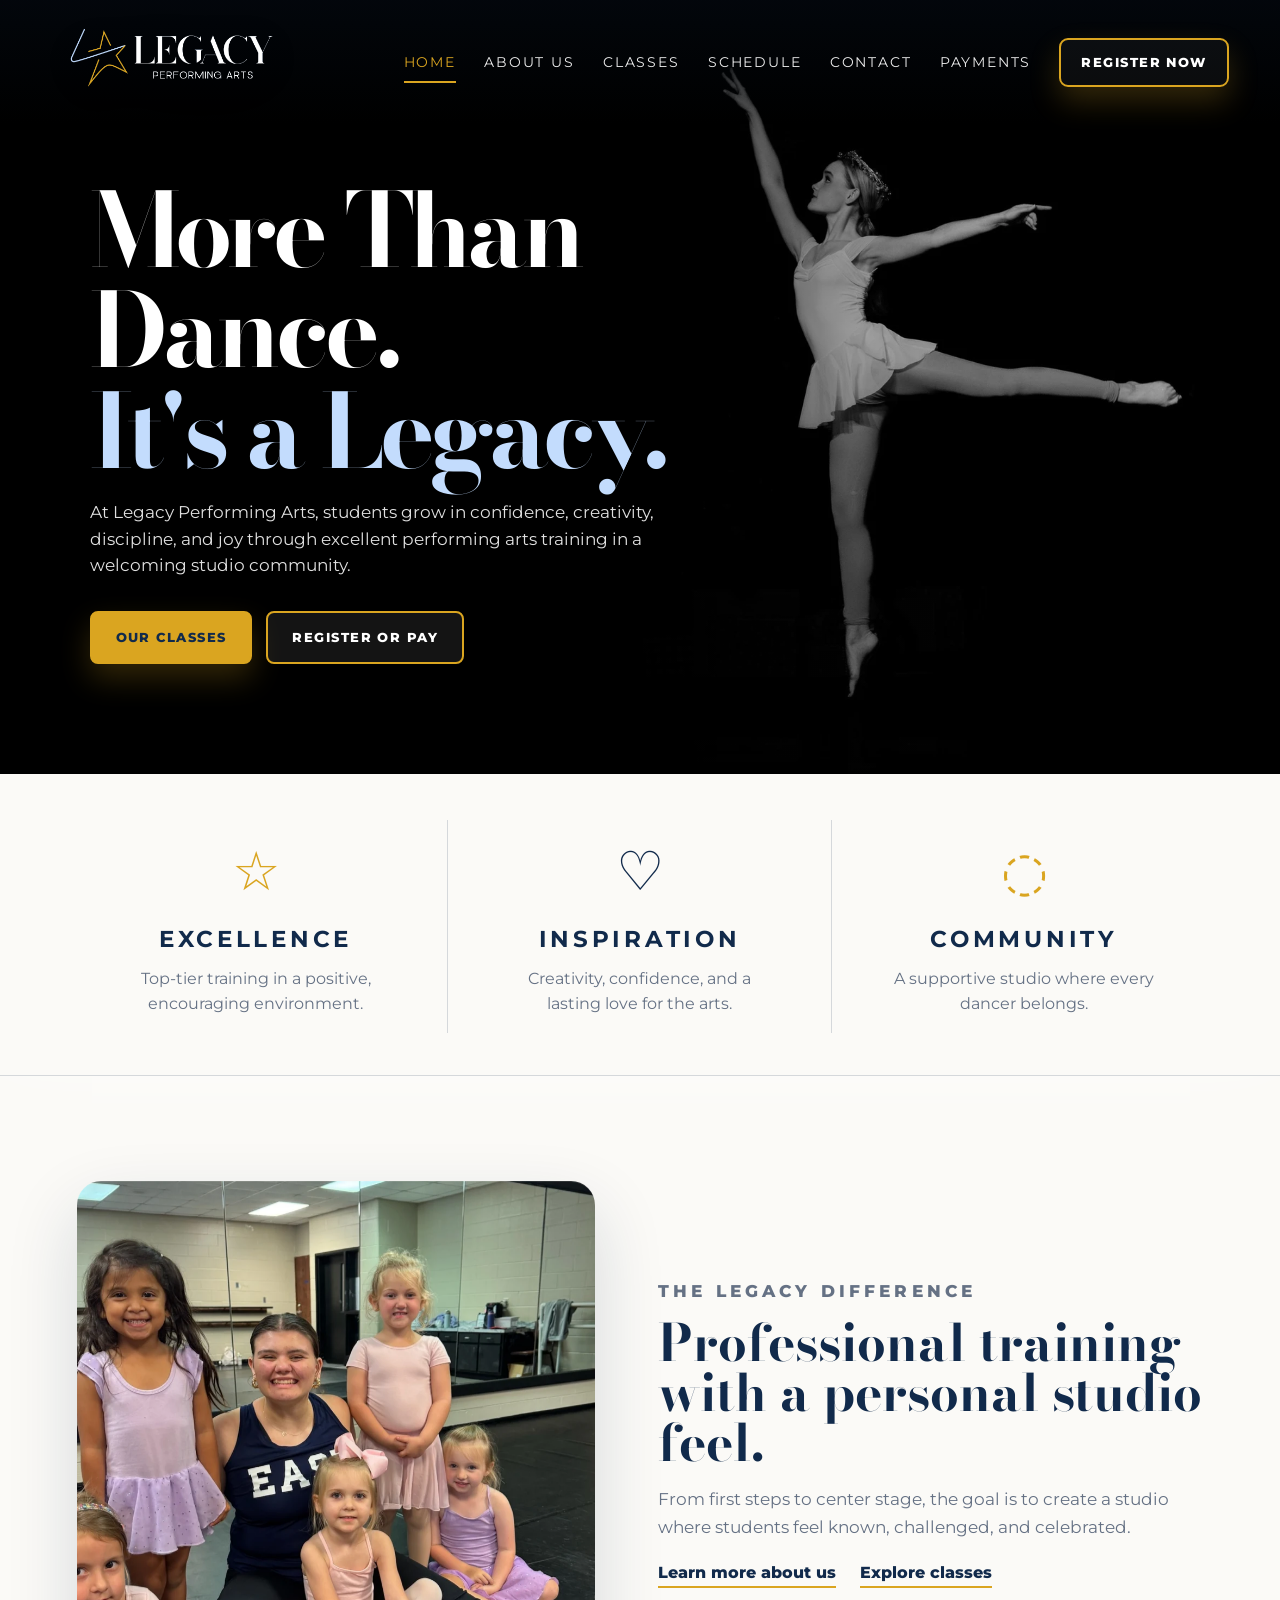
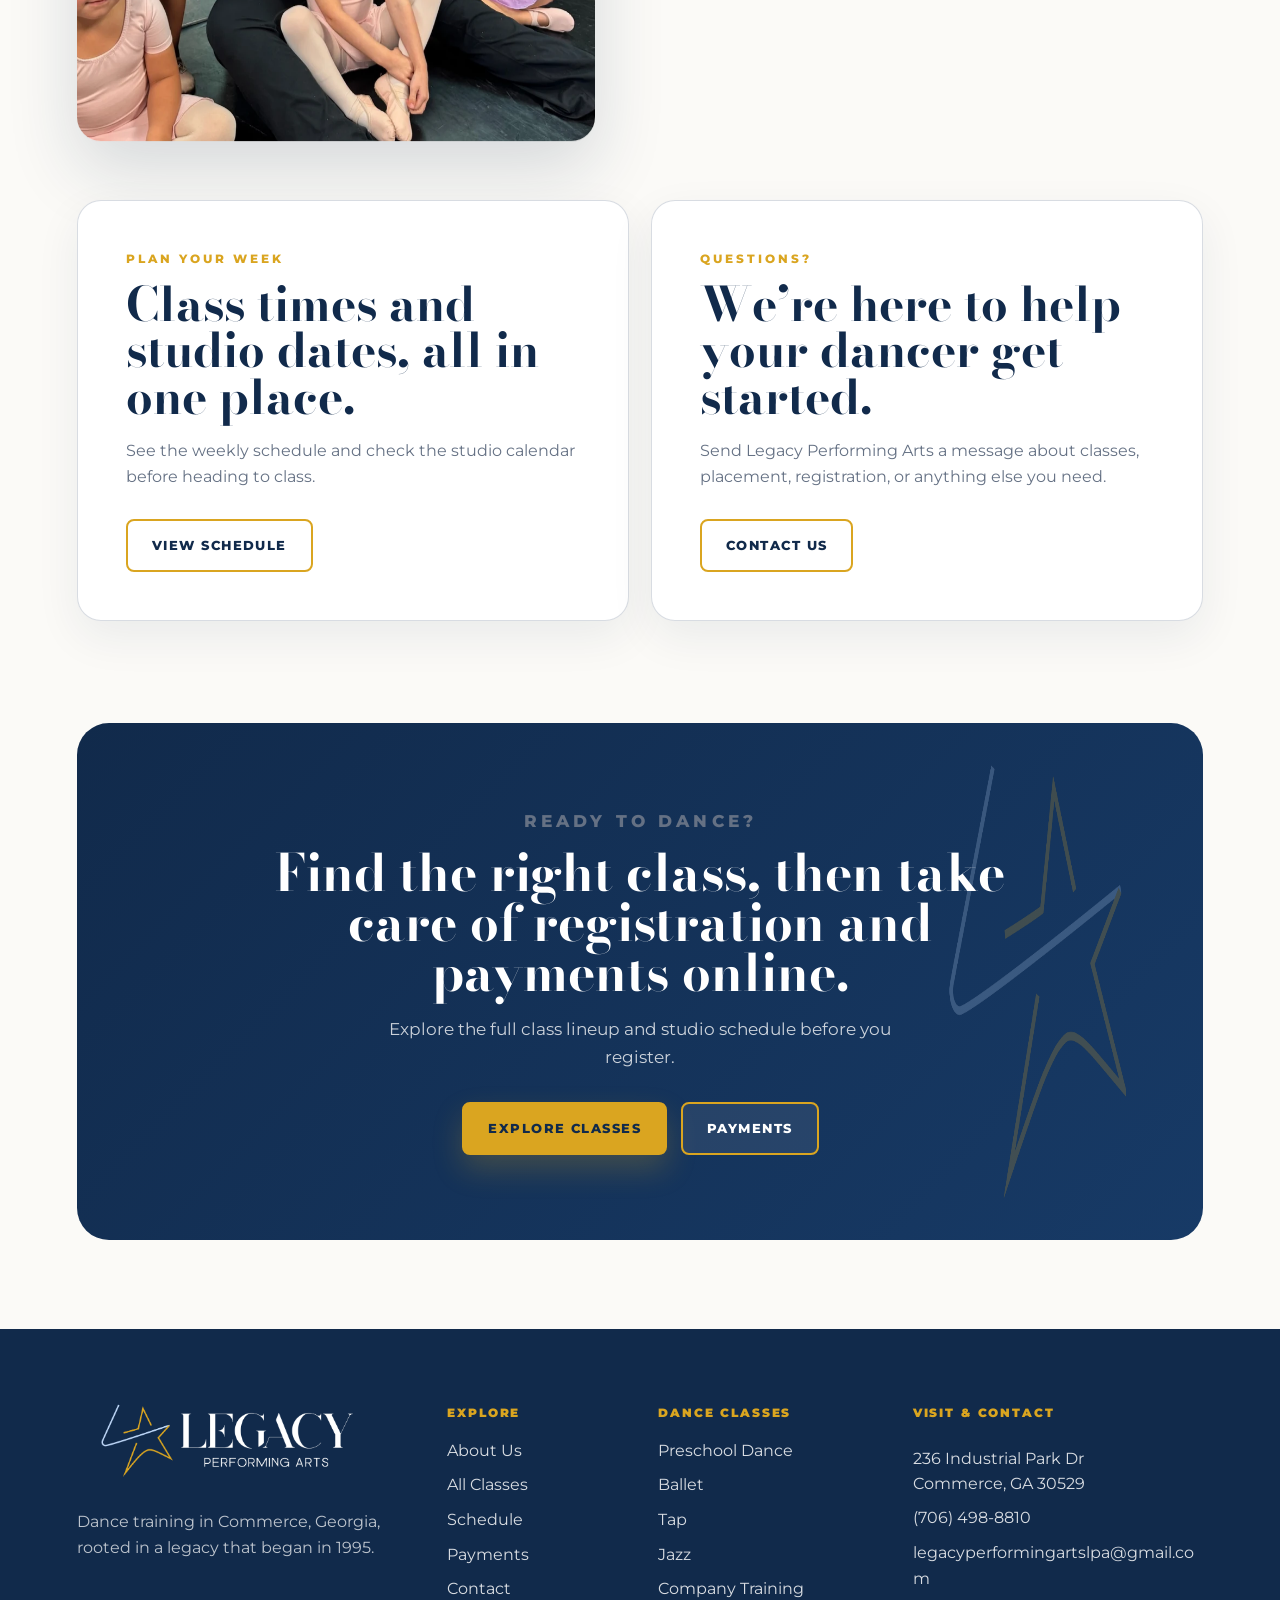
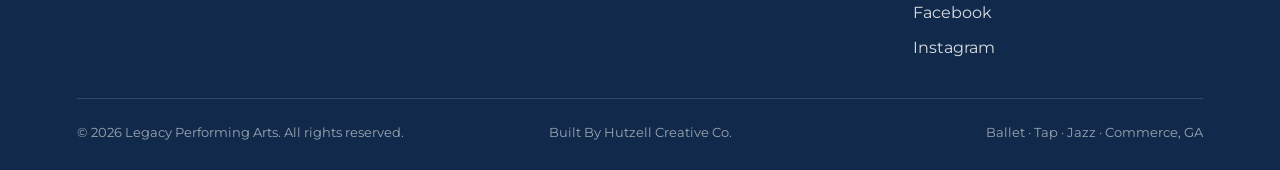
<file: index.html>
<!DOCTYPE html>

<html lang="en">
<head>
<meta charset="utf-8"/>
<meta content="width=device-width, initial-scale=1, viewport-fit=cover" name="viewport"/>
<meta content="#132f52" name="theme-color"/>
<link href="assets/favicon-32.png?v=20260819" rel="icon" sizes="32x32" type="image/png"/>
<link href="assets/favicon-192.png?v=20260819" rel="icon" sizes="192x192" type="image/png"/>
<link href="assets/apple-touch-icon.png?v=20260819" rel="apple-touch-icon" sizes="180x180"/>
<link href="favicon.ico?v=20260819" rel="shortcut icon"/>
<title>Dance Classes in Commerce, GA | Legacy Performing Arts</title>
<meta content="Legacy Performing Arts is a dance studio in Commerce, Georgia offering ballet, tap, jazz, company training and more in a supportive studio community." name="description"/>
<meta content="index,follow,max-image-preview:large" name="robots"/>
<link href="https://legacyperformingarts.org/" rel="canonical"/>
<meta content="US-GA" name="geo.region"/>
<meta content="Commerce" name="geo.placename"/>
<meta content="website" property="og:type"/>
<meta content="Legacy Performing Arts" property="og:site_name"/>
<meta content="en_US" property="og:locale"/>
<meta content="Dance Classes in Commerce, GA | Legacy Performing Arts" property="og:title"/>
<meta content="Legacy Performing Arts is a dance studio in Commerce, Georgia offering ballet, tap, jazz, company training and more in a supportive studio community." property="og:description"/>
<meta content="https://legacyperformingarts.org/" property="og:url"/>
<meta content="https://legacyperformingarts.org/assets/home-hero-desktop.webp" property="og:image"/>
<meta content="summary_large_image" name="twitter:card"/>
<meta content="Dance Classes in Commerce, GA | Legacy Performing Arts" name="twitter:title"/>
<meta content="Legacy Performing Arts is a dance studio in Commerce, Georgia offering ballet, tap, jazz, company training and more in a supportive studio community." name="twitter:description"/>
<meta content="https://legacyperformingarts.org/assets/home-hero-desktop.webp" name="twitter:image"/>
<script type="application/ld+json">{"@context":"https://schema.org","@graph":[{"@type":"LocalBusiness","@id":"https://legacyperformingarts.org/#business","name":"Legacy Performing Arts","alternateName":"Commerce School of Dance","url":"https://legacyperformingarts.org/","logo":"https://legacyperformingarts.org/assets/logo-transparent-dark.png","image":"https://legacyperformingarts.org/assets/home-hero-desktop.webp","description":"Dance studio in Commerce, Georgia offering ballet, tap, jazz, preschool dance and company training.","telephone":"+1-706-498-8810","email":"legacyperformingartslpa@gmail.com","foundingDate":"1995","address":{"@type":"PostalAddress","streetAddress":"236 Industrial Park Dr","addressLocality":"Commerce","addressRegion":"GA","postalCode":"30529","addressCountry":"US"},"sameAs":["https://www.facebook.com/61565186416254/","https://www.instagram.com/legacylpa/"]},{"@type":"WebSite","@id":"https://legacyperformingarts.org/#website","url":"https://legacyperformingarts.org/","name":"Legacy Performing Arts","alternateName":"LPA","publisher":{"@id":"https://legacyperformingarts.org/#business"}},{"@type":"WebPage","@id":"https://legacyperformingarts.org/#webpage","url":"https://legacyperformingarts.org/","name":"Dance Classes in Commerce, GA | Legacy Performing Arts","description":"Legacy Performing Arts is a dance studio in Commerce, Georgia offering ballet, tap, jazz, company training and more in a supportive studio community.","isPartOf":{"@id":"https://legacyperformingarts.org/#website"},"about":{"@id":"https://legacyperformingarts.org/#business"}}]}</script>
<link href="https://fonts.googleapis.com" rel="preconnect"/>
<link crossorigin="" href="https://fonts.gstatic.com" rel="preconnect"/>
<link href="https://fonts.googleapis.com/css2?family=Bodoni+Moda:opsz,wght@6..96,500;6..96,600;6..96,700&amp;family=Montserrat:wght@400;500;600;700;800;900&amp;display=swap" rel="stylesheet"/>
<link href="styles.css?v=20260819-seo2" rel="stylesheet"/>
</head>
<body>
<header class="site-header">
<a aria-label="Legacy Performing Arts home" class="brand" href="index.html"><img alt="Legacy Performing Arts" decoding="async" height="541" src="assets/logo-transparent-light.png" width="1920"/></a>
<button aria-controls="primary-navigation" aria-expanded="false" aria-label="Open navigation" class="nav-toggle">Menu</button>
<nav aria-label="Primary navigation" class="nav" id="primary-navigation">
<a class="active" href="index.html">Home</a>
<a href="about.html">About Us</a>
<a href="classes.html">Classes</a>
<a href="schedule.html">Schedule</a>
<a href="contact.html">Contact</a>
<a href="payments.html">Payments</a>
<a class="button button-small" href="payments.html#registration">Register Now</a>
</nav>
</header>
<main>
<section class="hero hero-home">
<div class="hero-overlay"></div>
<div class="hero-copy">
<h1 aria-label="More Than Dance. It's a Legacy." class="hero-title">
<span class="hero-title-line">More Than</span>
<span class="hero-title-line">Dance.</span>
<span class="hero-title-line hero-title-accent hero-title-desktop">It's a Legacy.</span>
<span class="hero-title-line hero-title-accent hero-title-mobile">It's a</span>
<span class="hero-title-line hero-title-accent hero-title-mobile">Legacy.</span>
</h1>
<p>At Legacy Performing Arts, students grow in confidence, creativity, discipline, and joy through excellent performing arts training in a welcoming studio community.</p>
<div class="actions">
<a class="button" href="classes.html">Our Classes</a>
<a class="button secondary light" href="payments.html">Register or Pay</a>
</div>
</div>
</section>
<section aria-label="Studio values" class="value-strip">
<article class="reveal-up">
<div aria-hidden="true" class="icon-card">☆</div>
<h2>Excellence</h2>
<p>Top-tier training in a positive, encouraging environment.</p>
</article>
<article class="reveal-up" style="--stagger-index: 1">
<div aria-hidden="true" class="icon-card">♡</div>
<h2>Inspiration</h2>
<p>Creativity, confidence, and a lasting love for the arts.</p>
</article>
<article class="reveal-up" style="--stagger-index: 2">
<div aria-hidden="true" class="icon-card">◌</div>
<h2>Community</h2>
<p>A supportive studio where every dancer belongs.</p>
</article>
</section>
<section class="split-section">
<img alt="Legacy Performing Arts instructor with young dancers in the studio" class="reveal-left" decoding="async" height="1031" loading="lazy" src="assets/home-legacy-difference.webp" width="1100"/>
<div class="reveal-right">
<p class="eyebrow">The Legacy Difference</p>
<h2>Professional training with a personal studio feel.</h2>
<p>From first steps to center stage, the goal is to create a studio where students feel known, challenged, and celebrated.</p>
<div class="inline-links">
<a class="text-link" href="about.html">Learn more about us</a>
<a class="text-link" href="classes.html">Explore classes</a>
</div>
</div>
</section>
<section class="home-info-band">
<article class="reveal-up">
<p class="eyebrow">Plan your week</p>
<h2>Class times and studio dates, all in one place.</h2>
<p>See the weekly schedule and check the studio calendar before heading to class.</p>
<a class="button secondary" href="schedule.html">View Schedule</a>
</article>
<article class="reveal-up" style="--stagger-index: 1">
<p class="eyebrow">Questions?</p>
<h2>We’re here to help your dancer get started.</h2>
<p>Send Legacy Performing Arts a message about classes, placement, registration, or anything else you need.</p>
<a class="button secondary" href="contact.html">Contact Us</a>
</article>
</section>
<section class="cta-section">
<img alt="" aria-hidden="true" decoding="async" height="441" loading="lazy" src="assets/star-transparent-light.png" width="431"/>
<div class="reveal-scale">
<p class="eyebrow">Ready to dance?</p>
<h2>Find the right class, then take care of registration and payments online.</h2>
<p>Explore the full class lineup and studio schedule before you register.</p>
<div class="actions centered-actions">
<a class="button" href="classes.html">Explore Classes</a>
<a class="button secondary light" href="payments.html">Payments</a>
</div>
</div>
</section>
</main>
<footer class="site-footer">
<div class="footer-inner">
<div class="footer-brand">
<a aria-label="Legacy Performing Arts home" href="index.html"><img alt="Legacy Performing Arts" src="assets/logo-transparent-light.png"/></a>
<p>Dance training in Commerce, Georgia, rooted in a legacy that began in 1995.</p>
</div>
<div class="footer-column">
<p class="footer-heading">Explore</p>
<nav aria-label="Footer navigation" class="footer-nav">
<a href="about.html">About Us</a>
<a href="classes.html">All Classes</a>
<a href="schedule.html">Schedule</a>
<a href="payments.html">Payments</a>
<a href="contact.html">Contact</a>
</nav>
</div>
<div class="footer-column">
<p class="footer-heading">Dance Classes</p>
<nav aria-label="Dance class navigation" class="footer-nav">
<a href="preschool-dance.html">Preschool Dance</a>
<a href="ballet-classes.html">Ballet</a>
<a href="tap-classes.html">Tap</a>
<a href="jazz-classes.html">Jazz</a>
<a href="company-dance.html">Company Training</a>
</nav>
</div>
<div class="footer-column footer-contact">
<p class="footer-heading">Visit &amp; Contact</p>
<address>
<a href="https://www.google.com/maps/search/?api=1&amp;query=236+Industrial+Park+Dr+Commerce+GA+30529" rel="noopener noreferrer" target="_blank">236 Industrial Park Dr<br/>Commerce, GA 30529</a>
</address>
<a href="tel:+17064988810">(706) 498-8810</a>
<a href="mailto:legacyperformingartslpa@gmail.com">legacyperformingartslpa@gmail.com</a>
<a href="https://www.facebook.com/61565186416254/" rel="noopener noreferrer" target="_blank">Facebook</a>
<a href="https://www.instagram.com/legacylpa/" rel="noopener noreferrer" target="_blank">Instagram</a>
</div>
</div>
<div class="footer-bottom">
<p>© <span id="year"></span> Legacy Performing Arts. All rights reserved.</p>
<p class="footer-credit">Built By Hutzell Creative Co.</p>
<p>Ballet · Tap · Jazz · Commerce, GA</p>
</div>
</footer>
<script src="script.js?v=20260819-android-typefix"></script>
</body>
</html>
</file>
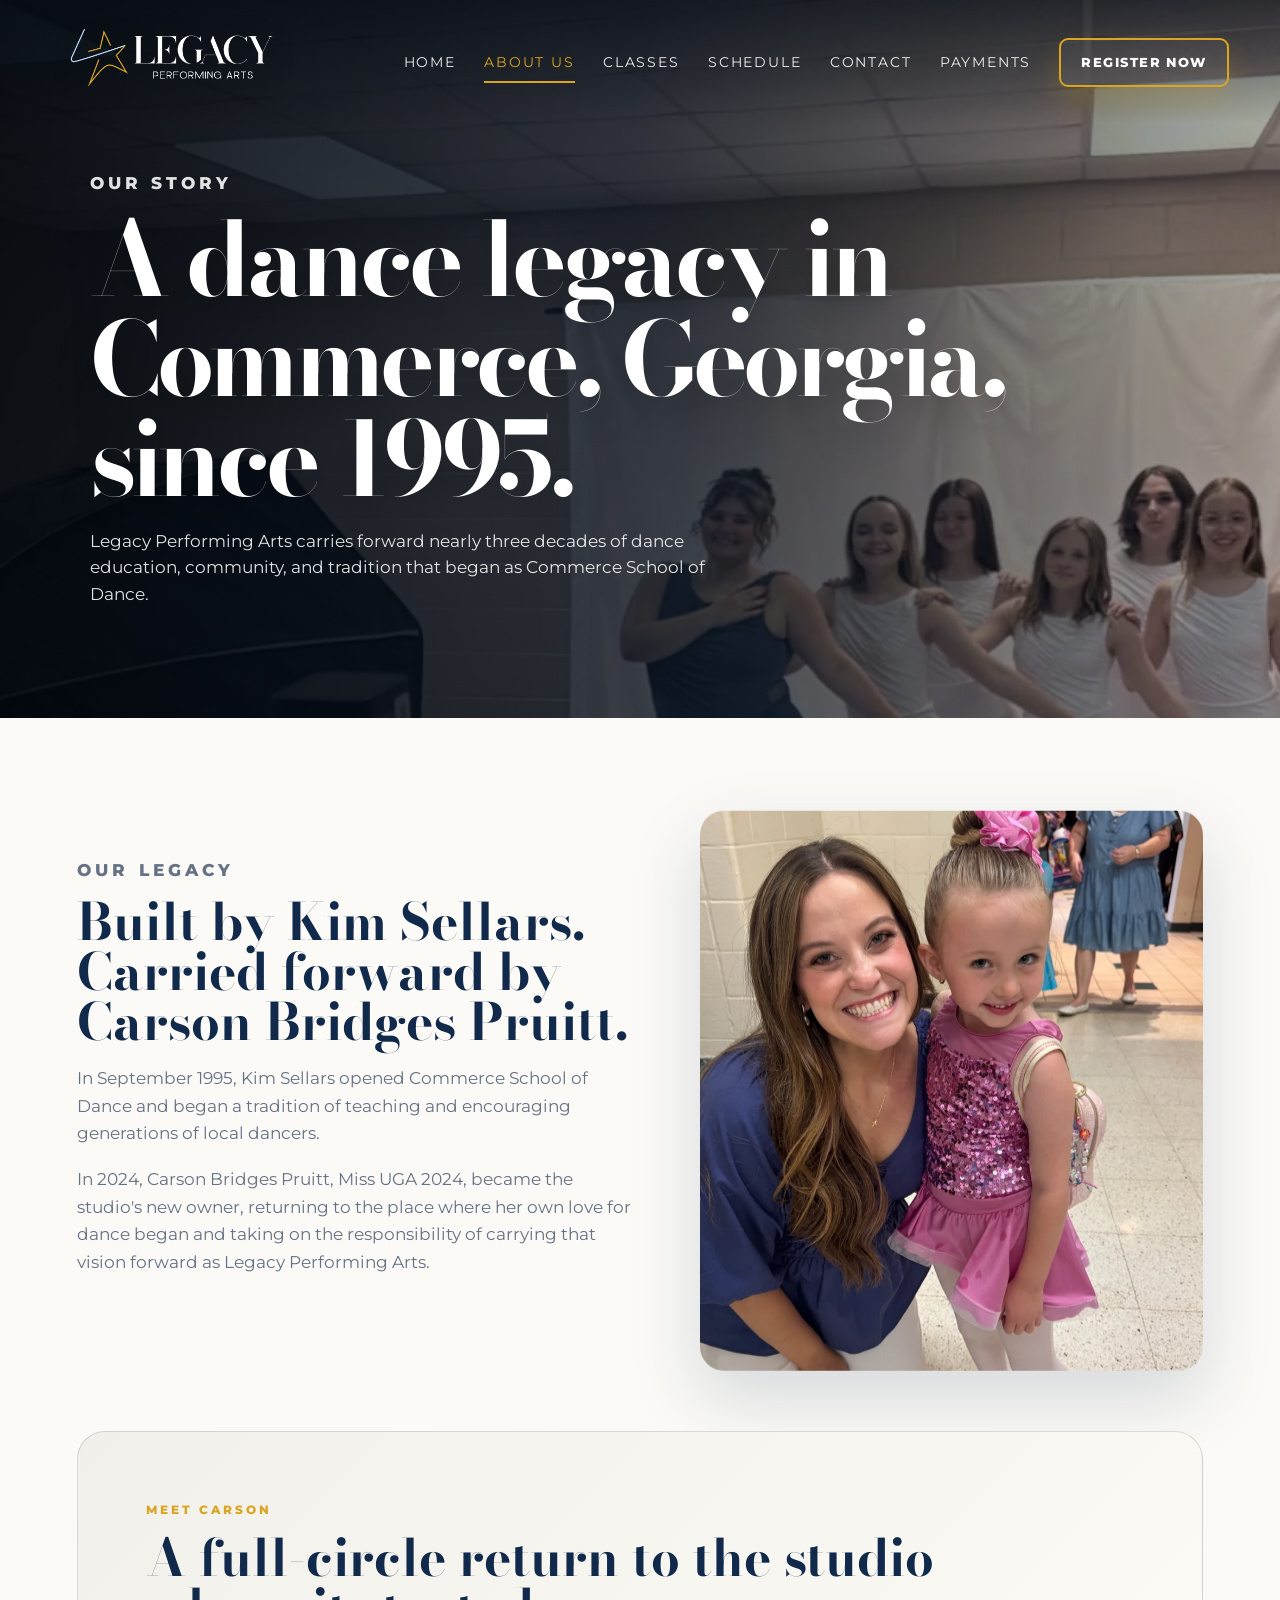
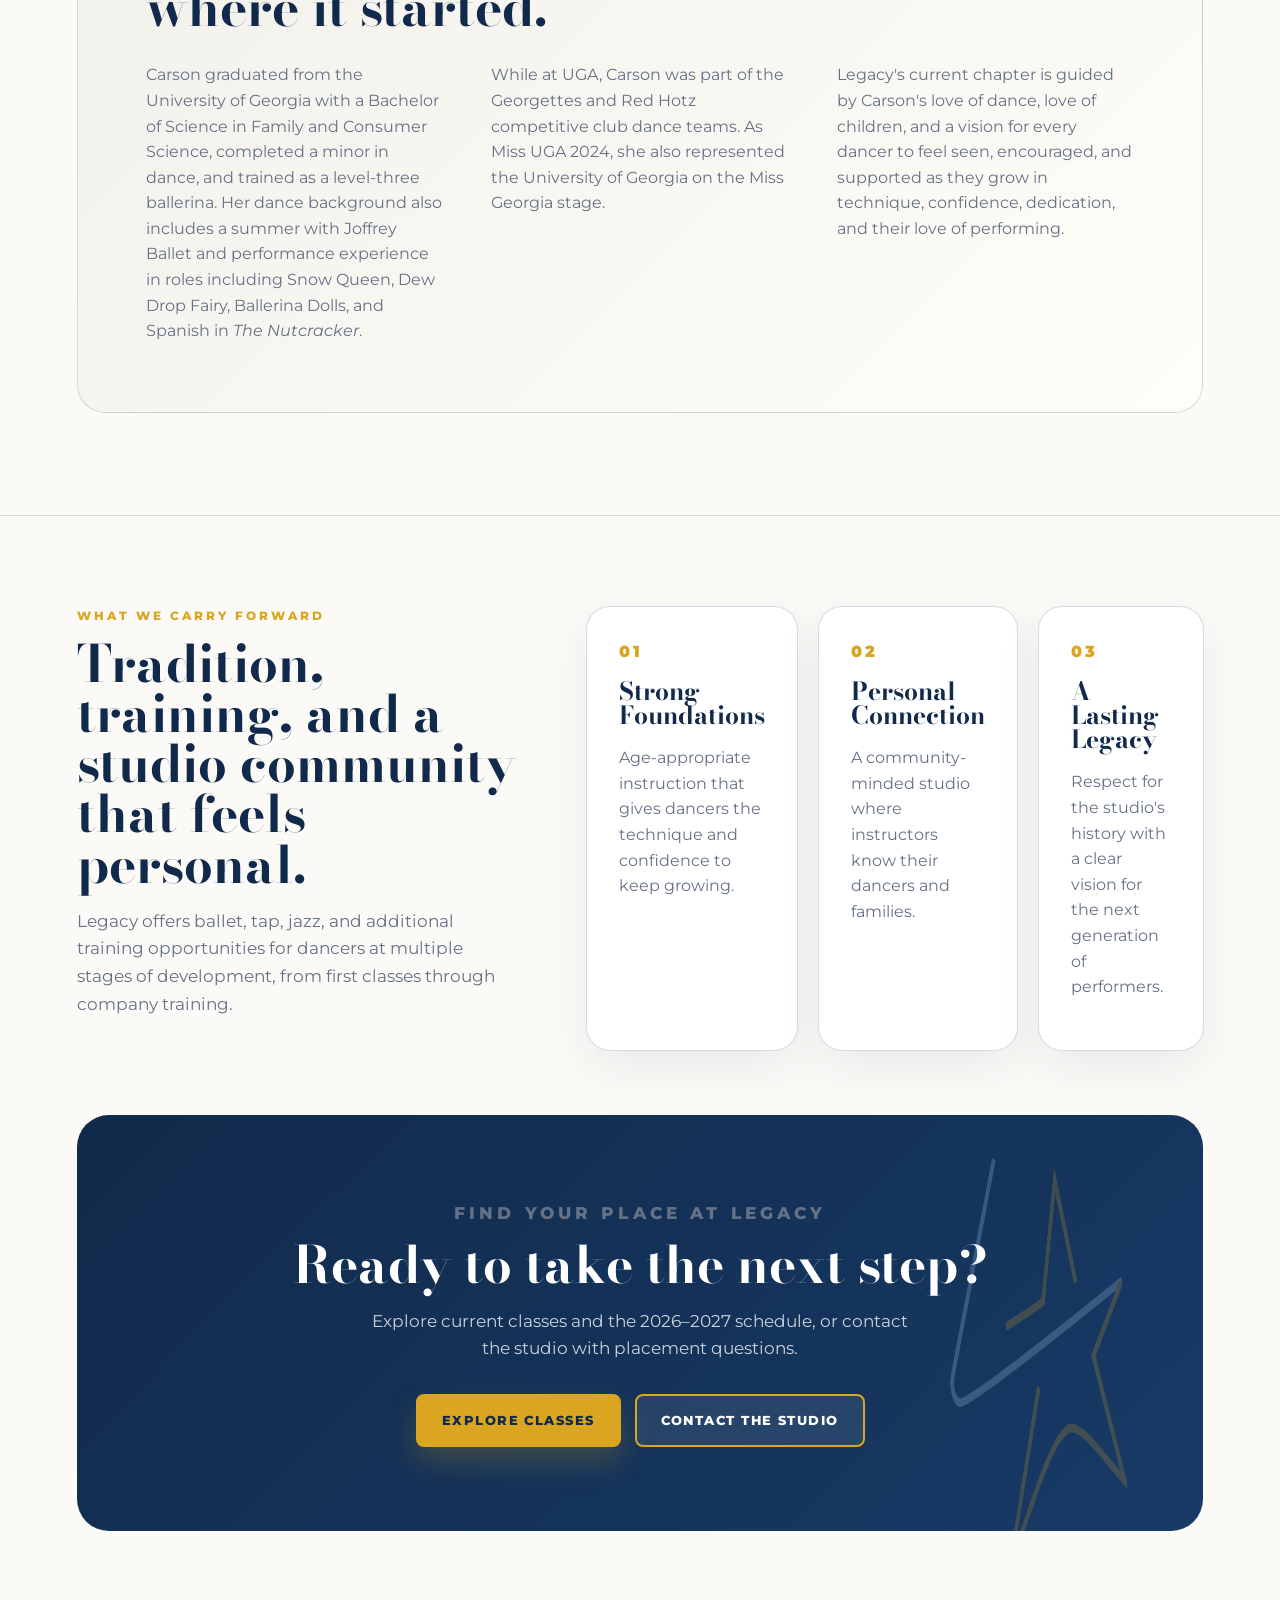
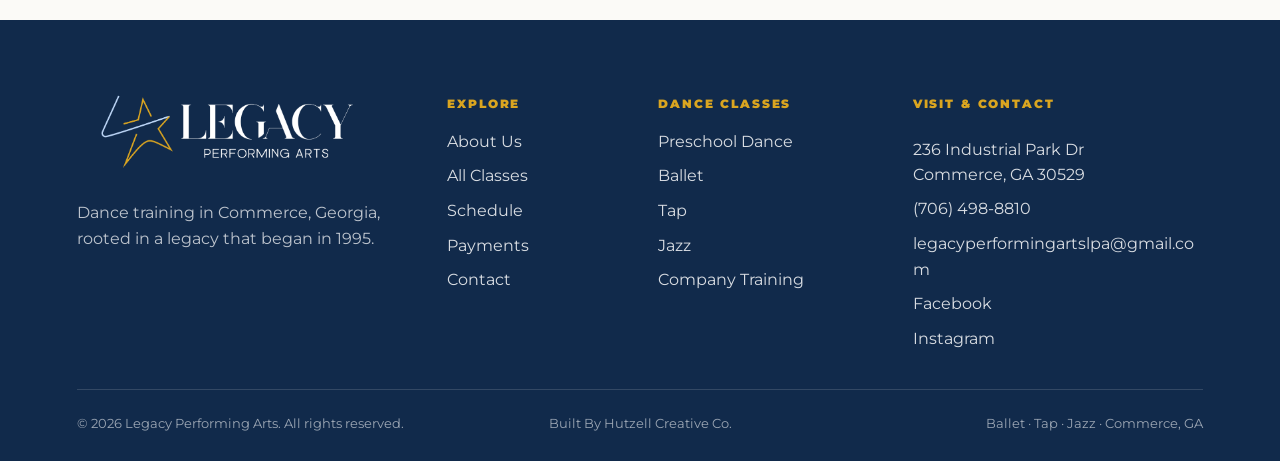
<file: about.html>
<!DOCTYPE html>

<html lang="en">
<head>
<meta charset="utf-8"/>
<meta content="width=device-width, initial-scale=1, viewport-fit=cover" name="viewport"/>
<meta content="#132f52" name="theme-color"/>
<link href="assets/favicon-32.png?v=20260819" rel="icon" sizes="32x32" type="image/png"/>
<link href="assets/favicon-192.png?v=20260819" rel="icon" sizes="192x192" type="image/png"/>
<link href="assets/apple-touch-icon.png?v=20260819" rel="apple-touch-icon" sizes="180x180"/>
<link href="favicon.ico?v=20260819" rel="shortcut icon"/>
<title>About Legacy Performing Arts | Dance Studio in Commerce, GA</title>
<meta content="Learn the story of Legacy Performing Arts in Commerce, Georgia, from Kim Sellars founding Commerce School of Dance in 1995 to Carson Bridges Pruitt carrying the legacy forward." name="description"/>
<meta content="index,follow,max-image-preview:large" name="robots"/>
<link href="https://legacyperformingarts.org/about.html" rel="canonical"/>
<meta content="US-GA" name="geo.region"/>
<meta content="Commerce" name="geo.placename"/>
<meta content="website" property="og:type"/>
<meta content="Legacy Performing Arts" property="og:site_name"/>
<meta content="en_US" property="og:locale"/>
<meta content="About Legacy Performing Arts | Dance Studio in Commerce, GA" property="og:title"/>
<meta content="Learn the story of Legacy Performing Arts in Commerce, Georgia, from Kim Sellars founding Commerce School of Dance in 1995 to Carson Bridges Pruitt carrying the legacy forward." property="og:description"/>
<meta content="https://legacyperformingarts.org/about.html" property="og:url"/>
<meta content="https://legacyperformingarts.org/assets/about-hero-desktop.webp" property="og:image"/>
<meta content="summary_large_image" name="twitter:card"/>
<meta content="About Legacy Performing Arts | Dance Studio in Commerce, GA" name="twitter:title"/>
<meta content="Learn the story of Legacy Performing Arts in Commerce, Georgia, from Kim Sellars founding Commerce School of Dance in 1995 to Carson Bridges Pruitt carrying the legacy forward." name="twitter:description"/>
<meta content="https://legacyperformingarts.org/assets/about-hero-desktop.webp" name="twitter:image"/>
<script type="application/ld+json">{"@context":"https://schema.org","@graph":[{"@type":"LocalBusiness","@id":"https://legacyperformingarts.org/#business","name":"Legacy Performing Arts","alternateName":"Commerce School of Dance","url":"https://legacyperformingarts.org/","logo":"https://legacyperformingarts.org/assets/logo-transparent-dark.png","image":"https://legacyperformingarts.org/assets/home-hero-desktop.webp","description":"Dance studio in Commerce, Georgia offering ballet, tap, jazz, preschool dance and company training.","telephone":"+1-706-498-8810","email":"legacyperformingartslpa@gmail.com","foundingDate":"1995","address":{"@type":"PostalAddress","streetAddress":"236 Industrial Park Dr","addressLocality":"Commerce","addressRegion":"GA","postalCode":"30529","addressCountry":"US"},"sameAs":["https://www.facebook.com/61565186416254/","https://www.instagram.com/legacylpa/"]},{"@type":"WebPage","@id":"https://legacyperformingarts.org/about.html#webpage","url":"https://legacyperformingarts.org/about.html","name":"About Legacy Performing Arts | Dance Studio in Commerce, GA","description":"Learn the story of Legacy Performing Arts in Commerce, Georgia, from Kim Sellars founding Commerce School of Dance in 1995 to Carson Bridges Pruitt carrying the legacy forward.","isPartOf":{"@id":"https://legacyperformingarts.org/#website"},"about":{"@id":"https://legacyperformingarts.org/#business"}}]}</script>
<link href="https://fonts.googleapis.com" rel="preconnect"/>
<link crossorigin="" href="https://fonts.gstatic.com" rel="preconnect"/>
<link href="https://fonts.googleapis.com/css2?family=Bodoni+Moda:opsz,wght@6..96,500;6..96,600;6..96,700&amp;family=Montserrat:wght@400;500;600;700;800;900&amp;display=swap" rel="stylesheet"/>
<link href="styles.css?v=20260819-seo2" rel="stylesheet"/>
</head>
<body>
<header class="site-header">
<a aria-label="Legacy Performing Arts home" class="brand" href="index.html"><img alt="Legacy Performing Arts" decoding="async" height="541" src="assets/logo-transparent-light.png" width="1920"/></a>
<button aria-controls="primary-navigation" aria-expanded="false" aria-label="Open navigation" class="nav-toggle">Menu</button>
<nav aria-label="Primary navigation" class="nav" id="primary-navigation">
<a href="index.html">Home</a>
<a class="active" href="about.html">About Us</a>
<a href="classes.html">Classes</a>
<a href="schedule.html">Schedule</a>
<a href="contact.html">Contact</a>
<a href="payments.html">Payments</a>
<a class="button button-small" href="payments.html#registration">Register Now</a>
</nav>
</header>
<main>
<section class="page-hero about-hero">
<div class="hero-overlay"></div>
<div class="page-hero-copy">
<p class="eyebrow">Our Story</p>
<h1>A dance legacy in Commerce, Georgia, since 1995.</h1>
<p>Legacy Performing Arts carries forward nearly three decades of dance education, community, and tradition that began as Commerce School of Dance.</p>
</div>
</section>
<section class="split-section reverse about-legacy-section">
<div class="reveal-right">
<p class="eyebrow">Our Legacy</p>
<h2>Built by Kim Sellars. Carried forward by Carson Bridges Pruitt.</h2>
<p>In September 1995, Kim Sellars opened Commerce School of Dance and began a tradition of teaching and encouraging generations of local dancers.</p>
<p>In 2024, Carson Bridges Pruitt, Miss UGA 2024, became the studio's new owner, returning to the place where her own love for dance began and taking on the responsibility of carrying that vision forward as Legacy Performing Arts.</p>
</div>
<img alt="Legacy Performing Arts instructor working with a young dancer" class="reveal-left" decoding="async" height="1031" loading="lazy" src="assets/about-mission.webp" width="1100"/>
</section>
<section class="owner-story-section">
<div class="owner-story-card reveal-up">
<p class="eyebrow">Meet Carson</p>
<h2>A full-circle return to the studio where it started.</h2>
<div class="owner-story-copy">
<p>Carson graduated from the University of Georgia with a Bachelor of Science in Family and Consumer Science, completed a minor in dance, and trained as a level-three ballerina. Her dance background also includes a summer with Joffrey Ballet and performance experience in roles including Snow Queen, Dew Drop Fairy, Ballerina Dolls, and Spanish in <em>The Nutcracker</em>.</p>
<p>While at UGA, Carson was part of the Georgettes and Red Hotz competitive club dance teams. As Miss UGA 2024, she also represented the University of Georgia on the Miss Georgia stage.</p>
<p>Legacy's current chapter is guided by Carson's love of dance, love of children, and a vision for every dancer to feel seen, encouraged, and supported as they grow in technique, confidence, dedication, and their love of performing.</p>
</div>
</div>
</section>
<section class="content-section about-values-section">
<div class="reveal-up">
<p class="eyebrow">What We Carry Forward</p>
<h2>Tradition, training, and a studio community that feels personal.</h2>
<p>Legacy offers ballet, tap, jazz, and additional training opportunities for dancers at multiple stages of development, from first classes through company training.</p>
</div>
<div class="class-grid reveal-stagger">
<article class="reveal-up" style="--stagger-index: 0">
<span>01</span>
<h3>Strong Foundations</h3>
<p>Age-appropriate instruction that gives dancers the technique and confidence to keep growing.</p>
</article>
<article class="reveal-up" style="--stagger-index: 1">
<span>02</span>
<h3>Personal Connection</h3>
<p>A community-minded studio where instructors know their dancers and families.</p>
</article>
<article class="reveal-up" style="--stagger-index: 2">
<span>03</span>
<h3>A Lasting Legacy</h3>
<p>Respect for the studio's history with a clear vision for the next generation of performers.</p>
</article>
</div>
</section>
<section class="cta-section reveal-up">
<img alt="" aria-hidden="true" decoding="async" height="441" loading="lazy" src="assets/star-transparent-light.png" width="431"/>
<p class="eyebrow">Find Your Place at Legacy</p>
<h2>Ready to take the next step?</h2>
<p>Explore current classes and the 2026–2027 schedule, or contact the studio with placement questions.</p>
<div class="actions centered-actions">
<a class="button" href="classes.html">Explore Classes</a>
<a class="button secondary light" href="contact.html">Contact the Studio</a>
</div>
</section>
</main>
<footer class="site-footer">
<div class="footer-inner">
<div class="footer-brand">
<a aria-label="Legacy Performing Arts home" href="index.html"><img alt="Legacy Performing Arts" src="assets/logo-transparent-light.png"/></a>
<p>Dance training in Commerce, Georgia, rooted in a legacy that began in 1995.</p>
</div>
<div class="footer-column">
<p class="footer-heading">Explore</p>
<nav aria-label="Footer navigation" class="footer-nav">
<a href="about.html">About Us</a>
<a href="classes.html">All Classes</a>
<a href="schedule.html">Schedule</a>
<a href="payments.html">Payments</a>
<a href="contact.html">Contact</a>
</nav>
</div>
<div class="footer-column">
<p class="footer-heading">Dance Classes</p>
<nav aria-label="Dance class navigation" class="footer-nav">
<a href="preschool-dance.html">Preschool Dance</a>
<a href="ballet-classes.html">Ballet</a>
<a href="tap-classes.html">Tap</a>
<a href="jazz-classes.html">Jazz</a>
<a href="company-dance.html">Company Training</a>
</nav>
</div>
<div class="footer-column footer-contact">
<p class="footer-heading">Visit &amp; Contact</p>
<address>
<a href="https://www.google.com/maps/search/?api=1&amp;query=236+Industrial+Park+Dr+Commerce+GA+30529" rel="noopener noreferrer" target="_blank">236 Industrial Park Dr<br/>Commerce, GA 30529</a>
</address>
<a href="tel:+17064988810">(706) 498-8810</a>
<a href="mailto:legacyperformingartslpa@gmail.com">legacyperformingartslpa@gmail.com</a>
<a href="https://www.facebook.com/61565186416254/" rel="noopener noreferrer" target="_blank">Facebook</a>
<a href="https://www.instagram.com/legacylpa/" rel="noopener noreferrer" target="_blank">Instagram</a>
</div>
</div>
<div class="footer-bottom">
<p>© <span id="year"></span> Legacy Performing Arts. All rights reserved.</p>
<p class="footer-credit">Built By Hutzell Creative Co.</p>
<p>Ballet · Tap · Jazz · Commerce, GA</p>
</div>
</footer>
<script src="script.js?v=20260819-android-typefix"></script>
</body>
</html>
</file>
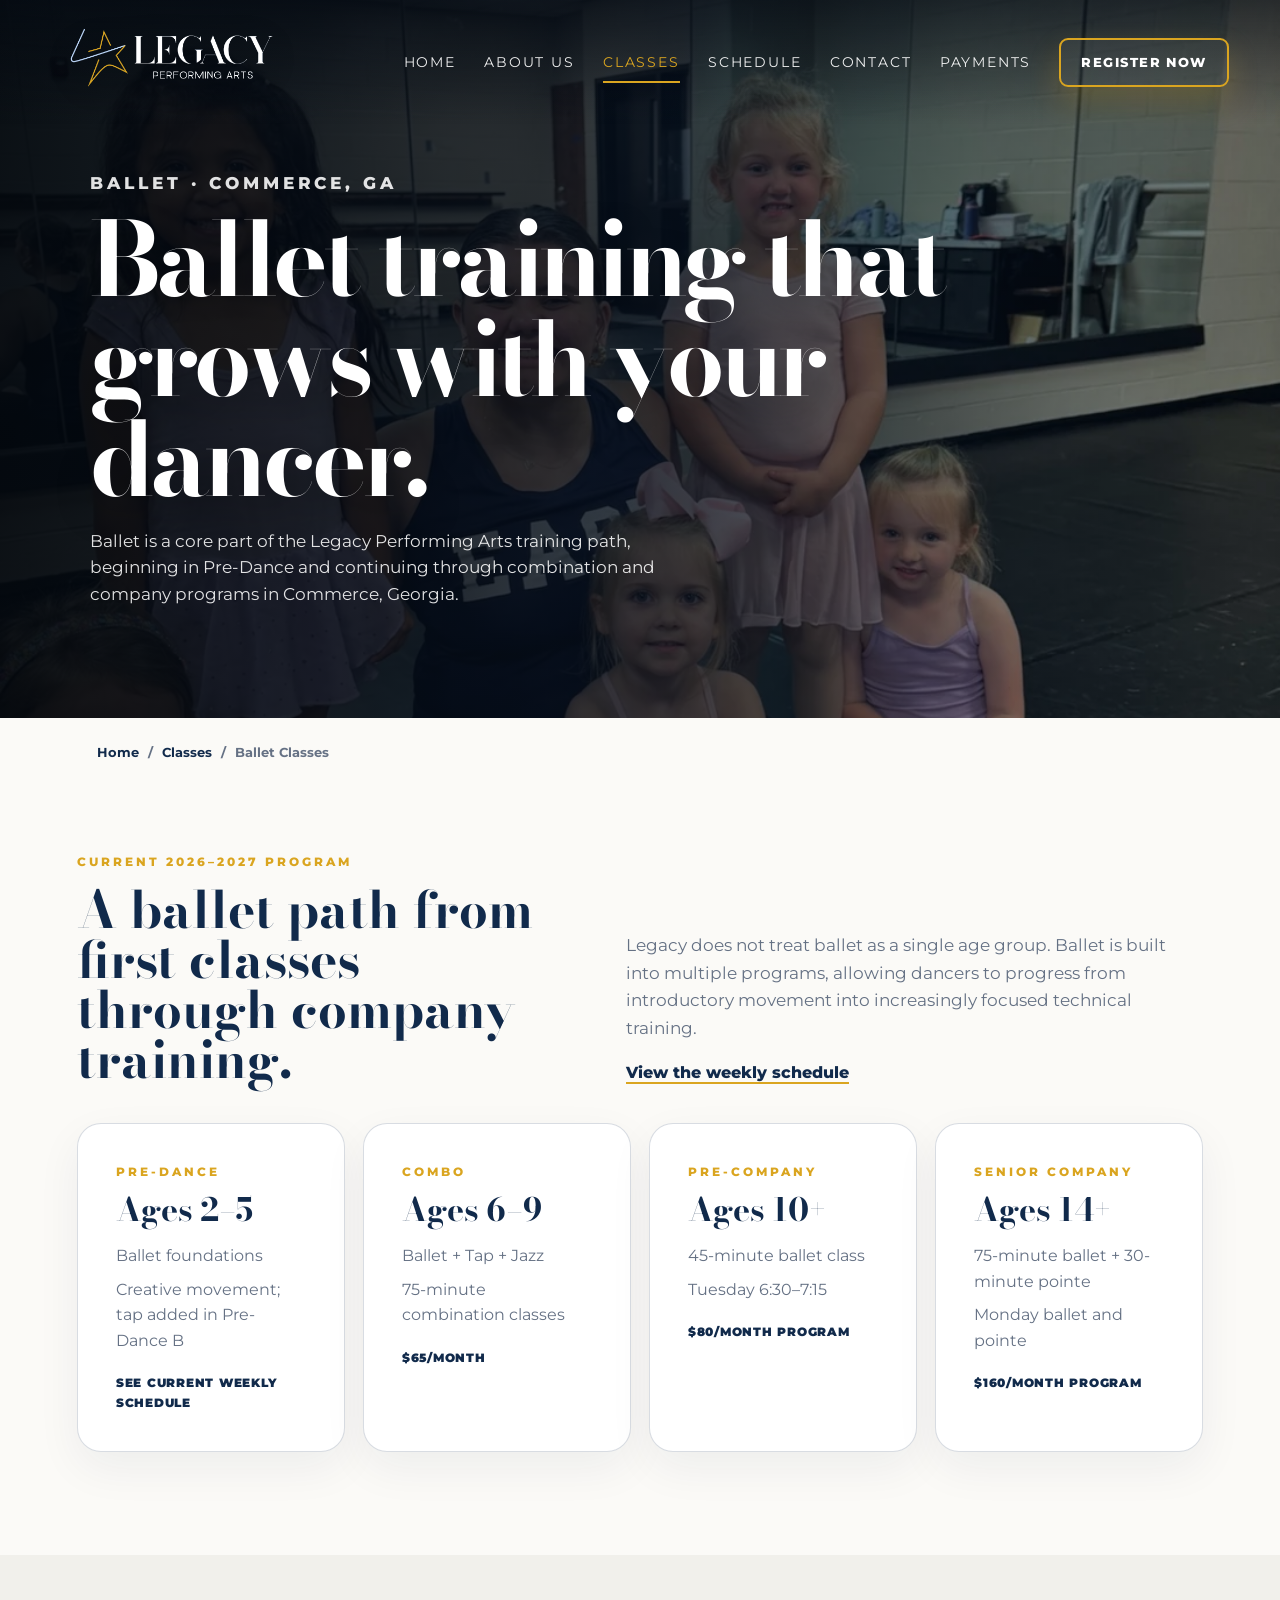
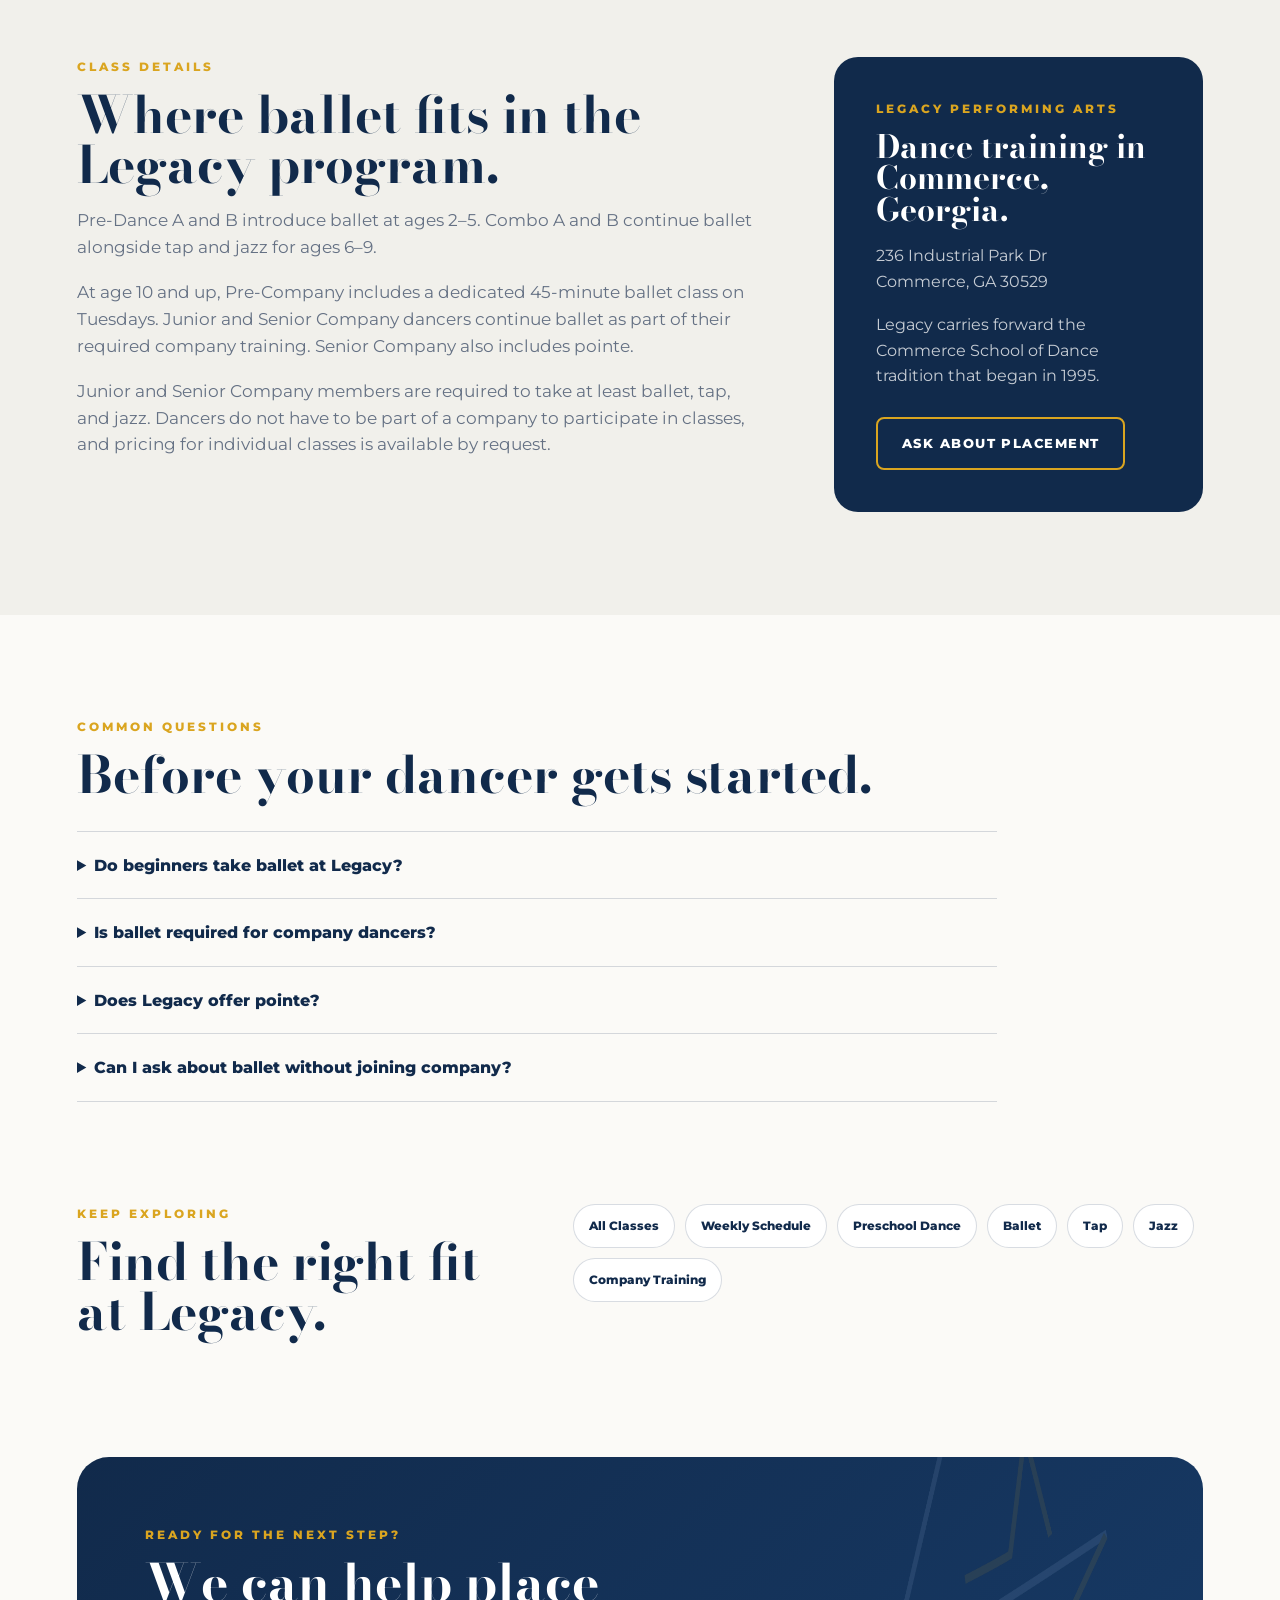
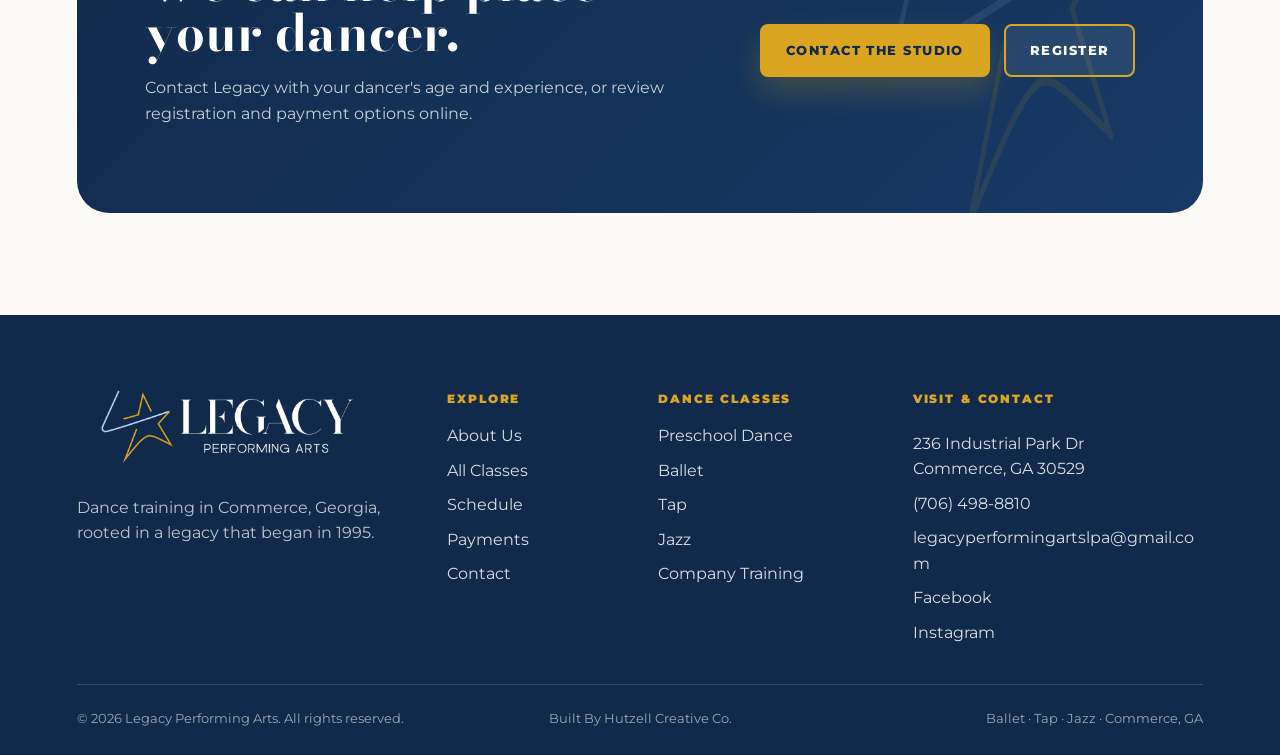
<file: ballet-classes.html>
<!DOCTYPE html>

<html lang="en">
<head>
<meta charset="utf-8"/>
<meta content="width=device-width, initial-scale=1, viewport-fit=cover" name="viewport"/>
<meta content="#132f52" name="theme-color"/>
<link href="assets/favicon-32.png?v=20260819" rel="icon" sizes="32x32" type="image/png"/><link href="assets/favicon-192.png?v=20260819" rel="icon" sizes="192x192" type="image/png"/><link href="assets/apple-touch-icon.png?v=20260819" rel="apple-touch-icon" sizes="180x180"/><link href="favicon.ico?v=20260819" rel="shortcut icon"/>
<title>Ballet Classes in Commerce, GA | Legacy Performing Arts</title>
<meta content="Ballet classes in Commerce, GA at Legacy Performing Arts, from preschool and combo classes through Pre-Company, Junior Company, Senior Company and pointe." name="description"/>
<meta content="index,follow,max-image-preview:large" name="robots"/>
<link href="https://legacyperformingarts.org/ballet-classes.html" rel="canonical"/>
<meta content="US-GA" name="geo.region"/><meta content="Commerce" name="geo.placename"/>
<meta content="website" property="og:type"/><meta content="Legacy Performing Arts" property="og:site_name"/><meta content="en_US" property="og:locale"/>
<meta content="Ballet Classes in Commerce, GA | Legacy Performing Arts" property="og:title"/><meta content="Ballet classes in Commerce, GA at Legacy Performing Arts, from preschool and combo classes through Pre-Company, Junior Company, Senior Company and pointe." property="og:description"/><meta content="https://legacyperformingarts.org/ballet-classes.html" property="og:url"/><meta content="https://legacyperformingarts.org/assets/home-legacy-difference.webp" property="og:image"/><meta content="Legacy Performing Arts dance studio in Commerce, Georgia" property="og:image:alt"/>
<meta content="summary_large_image" name="twitter:card"/><meta content="Ballet Classes in Commerce, GA | Legacy Performing Arts" name="twitter:title"/><meta content="Ballet classes in Commerce, GA at Legacy Performing Arts, from preschool and combo classes through Pre-Company, Junior Company, Senior Company and pointe." name="twitter:description"/><meta content="https://legacyperformingarts.org/assets/home-legacy-difference.webp" name="twitter:image"/>
<script type="application/ld+json">{"@context":"https://schema.org","@graph":[{"@type":"LocalBusiness","@id":"https://legacyperformingarts.org/#business","name":"Legacy Performing Arts","alternateName":"Commerce School of Dance","url":"https://legacyperformingarts.org/","logo":"https://legacyperformingarts.org/assets/logo-transparent-dark.png","image":"https://legacyperformingarts.org/assets/home-hero-desktop.webp","description":"Dance studio in Commerce, Georgia offering ballet, tap, jazz, preschool dance and company training.","telephone":"+1-706-498-8810","email":"legacyperformingartslpa@gmail.com","foundingDate":"1995","address":{"@type":"PostalAddress","streetAddress":"236 Industrial Park Dr","addressLocality":"Commerce","addressRegion":"GA","postalCode":"30529","addressCountry":"US"},"sameAs":["https://www.facebook.com/61565186416254/","https://www.instagram.com/legacylpa/"]},{"@type":"WebPage","@id":"https://legacyperformingarts.org/ballet-classes.html#webpage","url":"https://legacyperformingarts.org/ballet-classes.html","name":"Ballet Classes in Commerce, GA | Legacy Performing Arts","description":"Ballet classes in Commerce, GA at Legacy Performing Arts, from preschool and combo classes through Pre-Company, Junior Company, Senior Company and pointe.","isPartOf":{"@id":"https://legacyperformingarts.org/#website"},"about":{"@id":"https://legacyperformingarts.org/#business"}},{"@type":"BreadcrumbList","itemListElement":[{"@type":"ListItem","position":1,"name":"Home","item":"https://legacyperformingarts.org/"},{"@type":"ListItem","position":2,"name":"Classes","item":"https://legacyperformingarts.org/classes.html"},{"@type":"ListItem","position":3,"name":"Ballet Classes","item":"https://legacyperformingarts.org/ballet-classes.html"}]},{"@type":"Service","@id":"https://legacyperformingarts.org/ballet-classes.html#service","name":"Ballet Classes","description":"Ballet training in Commerce, Georgia for preschool, elementary-age, and company-level dancers.","provider":{"@id":"https://legacyperformingarts.org/#business"},"areaServed":{"@type":"City","name":"Commerce","containedInPlace":{"@type":"State","name":"Georgia"}},"url":"https://legacyperformingarts.org/ballet-classes.html"}]}</script>
<link href="https://fonts.googleapis.com" rel="preconnect"/><link crossorigin="" href="https://fonts.gstatic.com" rel="preconnect"/><link href="https://fonts.googleapis.com/css2?family=Bodoni+Moda:opsz,wght@6..96,500;6..96,600;6..96,700&amp;family=Montserrat:wght@400;500;600;700;800;900&amp;display=swap" rel="stylesheet"/>
<link href="styles.css?v=20260819-seo2" rel="stylesheet"/>
</head>
<body>
<header class="site-header">
<a aria-label="Legacy Performing Arts home" class="brand" href="index.html"><img alt="Legacy Performing Arts" decoding="async" height="541" src="assets/logo-transparent-light.png" width="1920"/></a>
<button aria-controls="primary-navigation" aria-expanded="false" aria-label="Open navigation" class="nav-toggle">Menu</button>
<nav aria-label="Primary navigation" class="nav" id="primary-navigation">
<a class="" href="index.html">Home</a>
<a class="" href="about.html">About Us</a>
<a class="active" href="classes.html">Classes</a>
<a class="" href="schedule.html">Schedule</a>
<a class="" href="contact.html">Contact</a>
<a class="" href="payments.html">Payments</a>
<a class="button button-small" href="payments.html#registration">Register Now</a>
</nav>
</header>
<main>
<section class="page-hero service-hero"><div class="hero-overlay"></div><div class="page-hero-copy"><p class="eyebrow">Ballet · Commerce, GA</p><h1>Ballet training that grows with your dancer.</h1><p>Ballet is a core part of the Legacy Performing Arts training path, beginning in Pre-Dance and continuing through combination and company programs in Commerce, Georgia.</p></div></section>
<nav aria-label="Breadcrumb" class="breadcrumb"><a href="index.html">Home</a><span aria-hidden="true">/</span><a href="classes.html">Classes</a><span aria-hidden="true">/</span><span aria-current="page">Ballet Classes</span></nav>
<section class="seo-service-intro"><div class="reveal-up"><p class="eyebrow">Current 2026–2027 Program</p><h2>A ballet path from first classes through company training.</h2></div><div class="reveal-up"><p>Legacy does not treat ballet as a single age group. Ballet is built into multiple programs, allowing dancers to progress from introductory movement into increasingly focused technical training.</p><a class="text-link" href="schedule.html">View the weekly schedule</a></div></section>
<section class="seo-fact-grid reveal-stagger"><article class="seo-fact-card"><p class="eyebrow">Pre-Dance</p><h3>Ages 2–5</h3><p>Ballet foundations</p><p>Creative movement; tap added in Pre-Dance B</p><span>See current weekly schedule</span></article><article class="seo-fact-card"><p class="eyebrow">Combo</p><h3>Ages 6–9</h3><p>Ballet + Tap + Jazz</p><p>75-minute combination classes</p><span>$65/month</span></article><article class="seo-fact-card"><p class="eyebrow">Pre-Company</p><h3>Ages 10+</h3><p>45-minute ballet class</p><p>Tuesday 6:30–7:15</p><span>$80/month program</span></article><article class="seo-fact-card"><p class="eyebrow">Senior Company</p><h3>Ages 14+</h3><p>75-minute ballet + 30-minute pointe</p><p>Monday ballet and pointe</p><span>$160/month program</span></article></section>
<section class="seo-detail-section"><div class="seo-detail-copy reveal-up"><p class="eyebrow">Class Details</p><h2>Where ballet fits in the Legacy program.</h2><p>Pre-Dance A and B introduce ballet at ages 2–5. Combo A and B continue ballet alongside tap and jazz for ages 6–9.</p><p>At age 10 and up, Pre-Company includes a dedicated 45-minute ballet class on Tuesdays. Junior and Senior Company dancers continue ballet as part of their required company training. Senior Company also includes pointe.</p><p>Junior and Senior Company members are required to take at least ballet, tap, and jazz. Dancers do not have to be part of a company to participate in classes, and pricing for individual classes is available by request.</p></div><aside class="seo-local-card reveal-up"><p class="eyebrow">Legacy Performing Arts</p><h3>Dance training in Commerce, Georgia.</h3><p>236 Industrial Park Dr<br/>Commerce, GA 30529</p><p>Legacy carries forward the Commerce School of Dance tradition that began in 1995.</p><a class="button secondary" href="contact.html">Ask About Placement</a></aside></section>
<section class="seo-faq-section"><div class="section-heading reveal-up"><p class="eyebrow">Common Questions</p><h2>Before your dancer gets started.</h2></div><div class="seo-faq-list reveal-up"><details><summary>Do beginners take ballet at Legacy?</summary><p>Yes. Ballet begins in the Pre-Dance program and is included in Combo classes before company-level training.</p></details><details><summary>Is ballet required for company dancers?</summary><p>Junior and Senior Company members are required to take ballet, tap, and jazz.</p></details><details><summary>Does Legacy offer pointe?</summary><p>Senior Company includes a 30-minute pointe class on Monday.</p></details><details><summary>Can I ask about ballet without joining company?</summary><p>Yes. The studio states that company participation is not required to participate in classes, and individual class pricing is available by request.</p></details></div></section>
<section class="seo-related-section"><div><p class="eyebrow">Keep Exploring</p><h2>Find the right fit at Legacy.</h2></div><div class="seo-related-links"><a href="classes.html">All Classes</a><a href="schedule.html">Weekly Schedule</a><a href="preschool-dance.html">Preschool Dance</a><a href="ballet-classes.html">Ballet</a><a href="tap-classes.html">Tap</a><a href="jazz-classes.html">Jazz</a><a href="company-dance.html">Company Training</a></div></section>
<section class="class-next-step reveal-scale"><img alt="" aria-hidden="true" decoding="async" height="441" loading="lazy" src="assets/star-transparent-light.png" width="431"/><div><p class="eyebrow">Ready for the next step?</p><h2>We can help place your dancer.</h2><p>Contact Legacy with your dancer's age and experience, or review registration and payment options online.</p></div><div class="actions"><a class="button" href="contact.html">Contact the Studio</a><a class="button secondary light" href="payments.html#registration">Register</a></div></section>
</main>
<footer class="site-footer">
<div class="footer-inner">
<div class="footer-brand">
<a aria-label="Legacy Performing Arts home" href="index.html"><img alt="Legacy Performing Arts" src="assets/logo-transparent-light.png"/></a>
<p>Dance training in Commerce, Georgia, rooted in a legacy that began in 1995.</p>
</div>
<div class="footer-column">
<p class="footer-heading">Explore</p>
<nav aria-label="Footer navigation" class="footer-nav">
<a href="about.html">About Us</a>
<a href="classes.html">All Classes</a>
<a href="schedule.html">Schedule</a>
<a href="payments.html">Payments</a>
<a href="contact.html">Contact</a>
</nav>
</div>
<div class="footer-column">
<p class="footer-heading">Dance Classes</p>
<nav aria-label="Dance class navigation" class="footer-nav">
<a href="preschool-dance.html">Preschool Dance</a>
<a href="ballet-classes.html">Ballet</a>
<a href="tap-classes.html">Tap</a>
<a href="jazz-classes.html">Jazz</a>
<a href="company-dance.html">Company Training</a>
</nav>
</div>
<div class="footer-column footer-contact">
<p class="footer-heading">Visit &amp; Contact</p>
<address>
<a href="https://www.google.com/maps/search/?api=1&amp;query=236+Industrial+Park+Dr+Commerce+GA+30529" rel="noopener noreferrer" target="_blank">236 Industrial Park Dr<br/>Commerce, GA 30529</a>
</address>
<a href="tel:+17064988810">(706) 498-8810</a>
<a href="mailto:legacyperformingartslpa@gmail.com">legacyperformingartslpa@gmail.com</a>
<a href="https://www.facebook.com/61565186416254/" rel="noopener noreferrer" target="_blank">Facebook</a>
<a href="https://www.instagram.com/legacylpa/" rel="noopener noreferrer" target="_blank">Instagram</a>
</div>
</div>
<div class="footer-bottom">
<p>© <span id="year"></span> Legacy Performing Arts. All rights reserved.</p>
<p class="footer-credit">Built By Hutzell Creative Co.</p>
<p>Ballet · Tap · Jazz · Commerce, GA</p>
</div>
</footer>
<script src="script.js?v=20260819-android-typefix"></script>
</body></html>
</file>
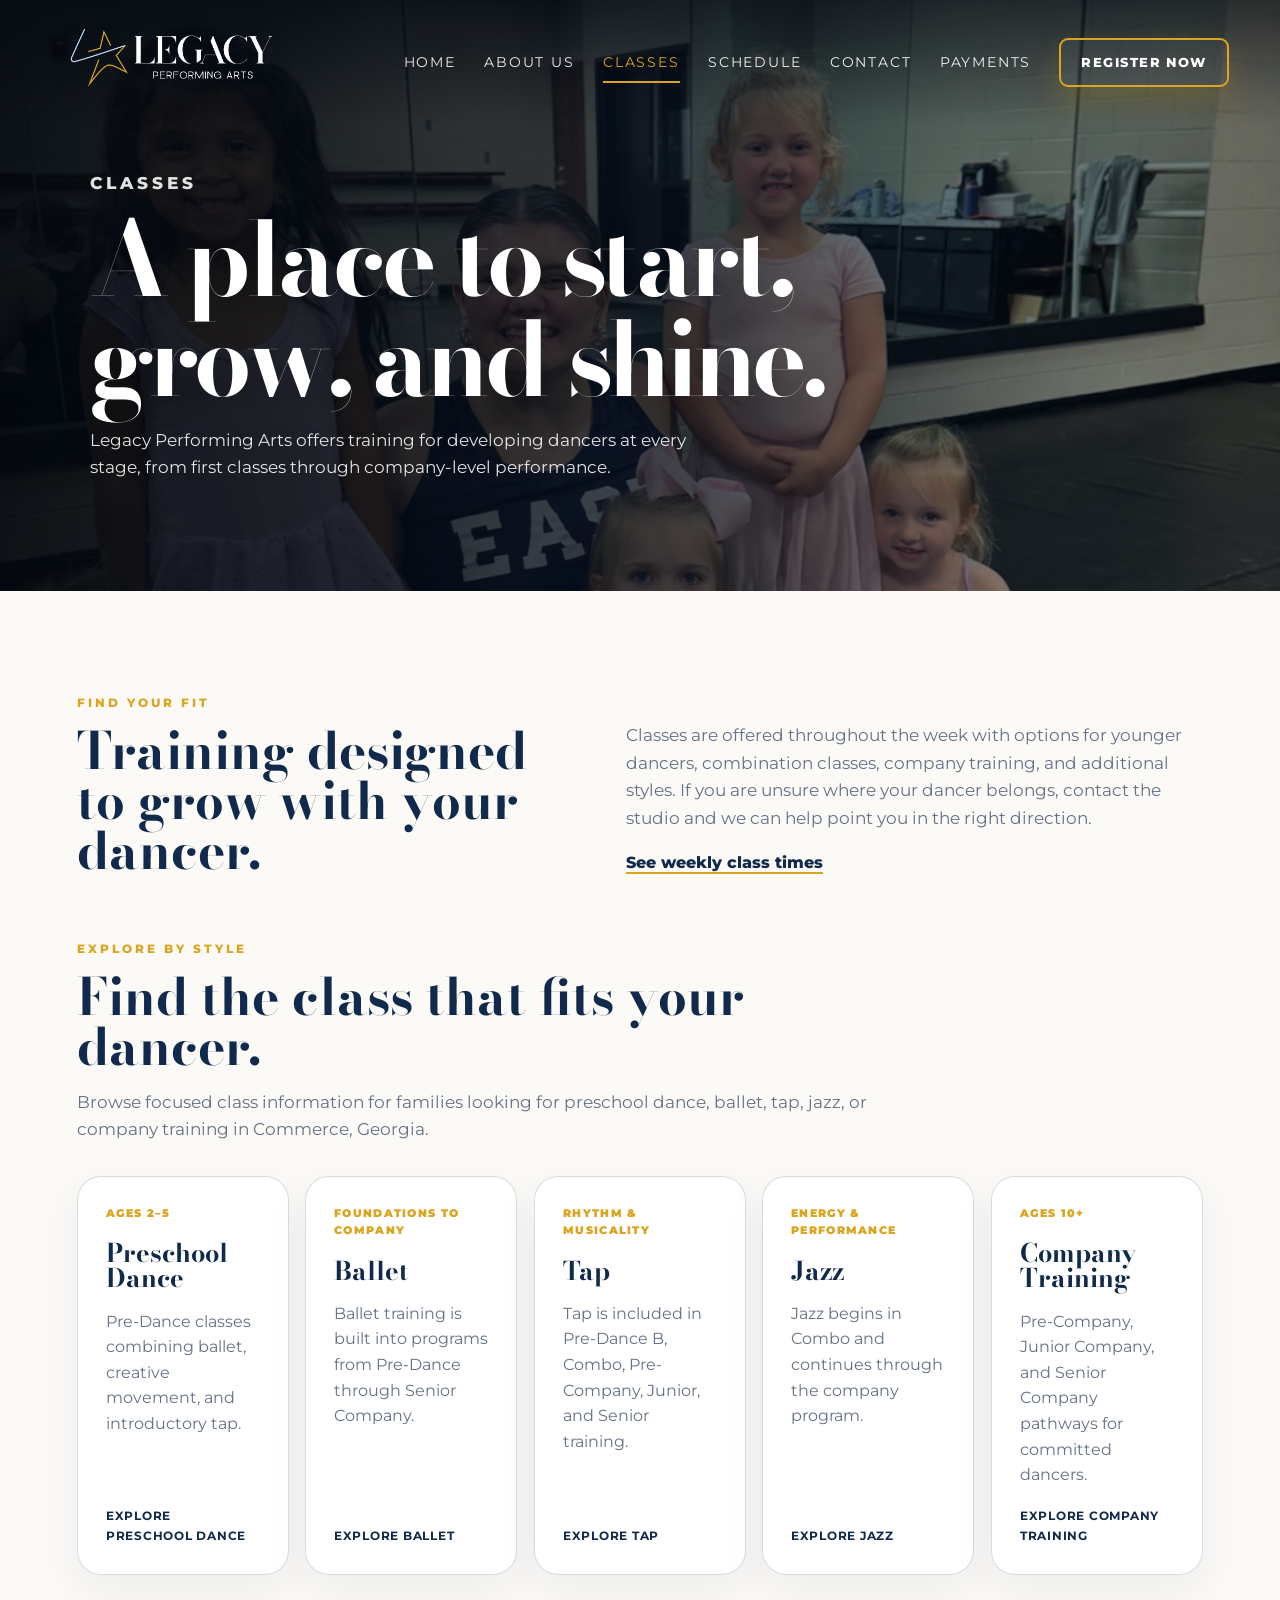
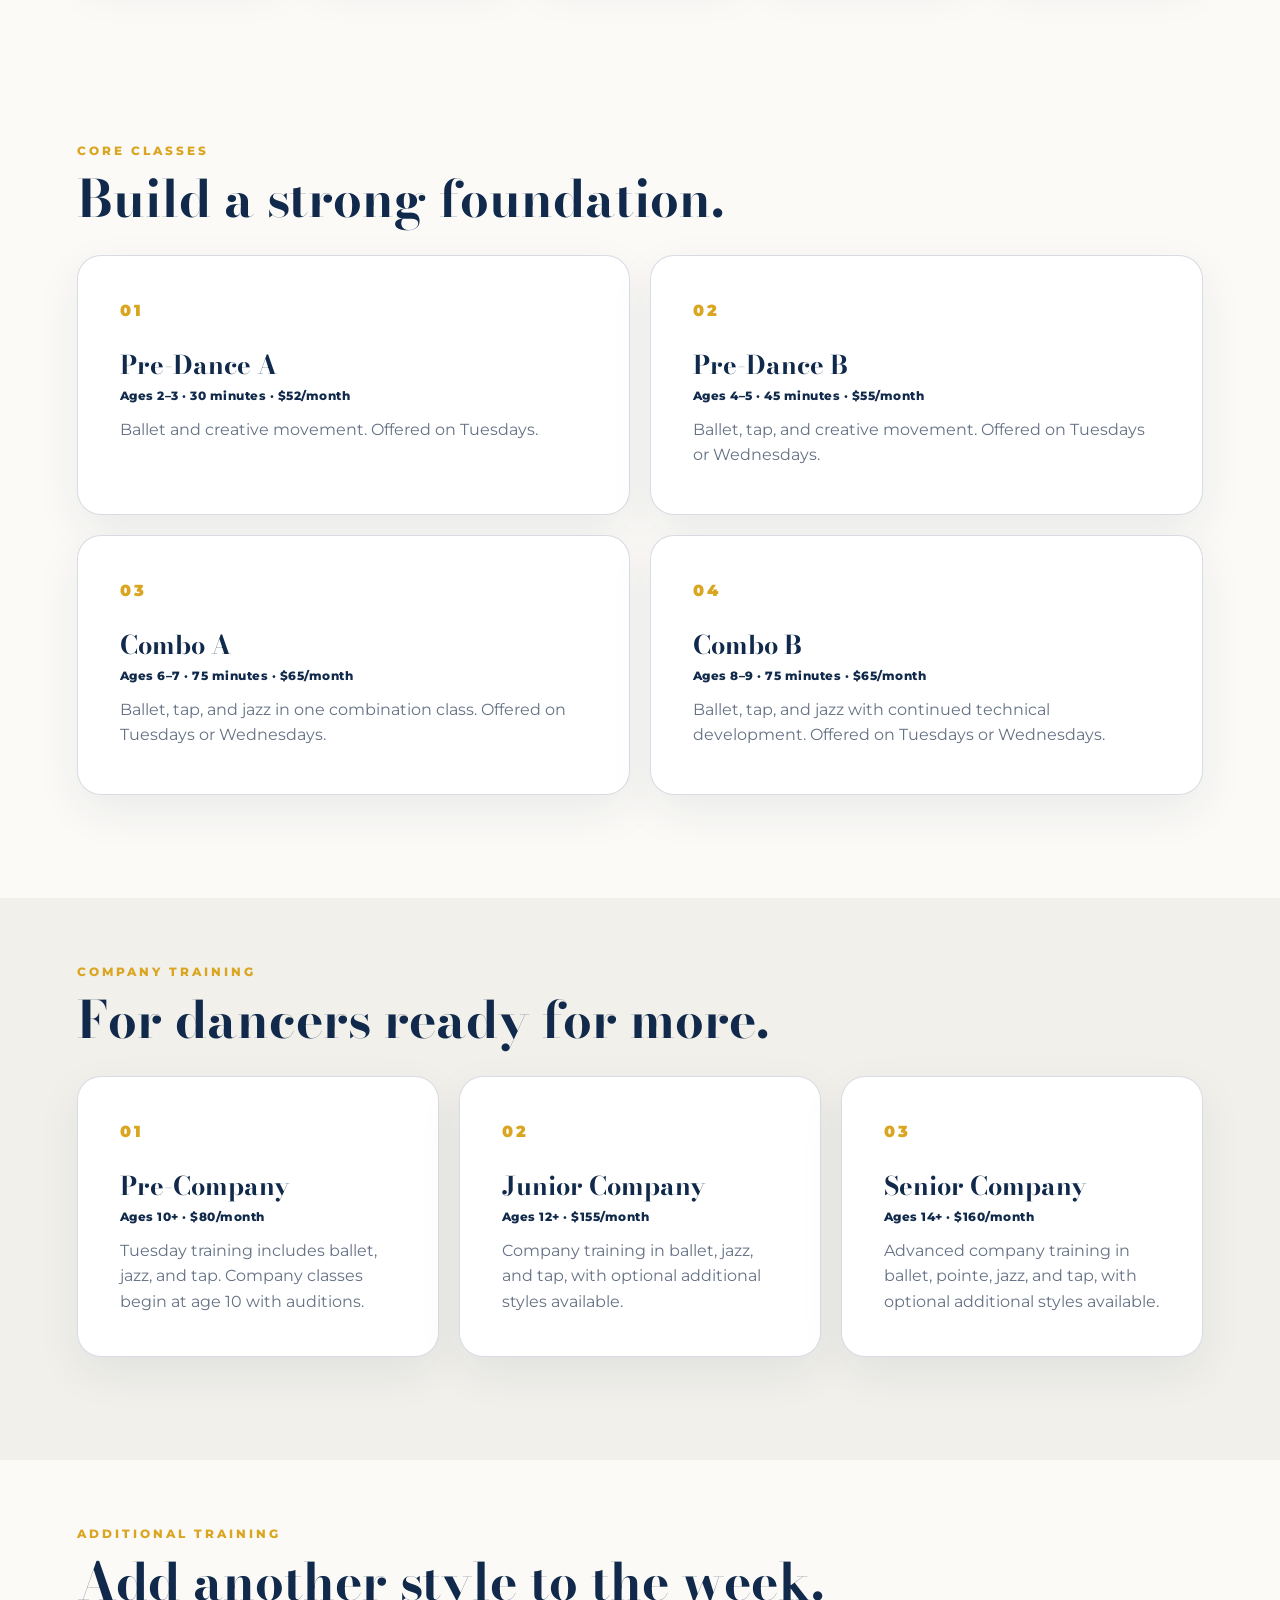
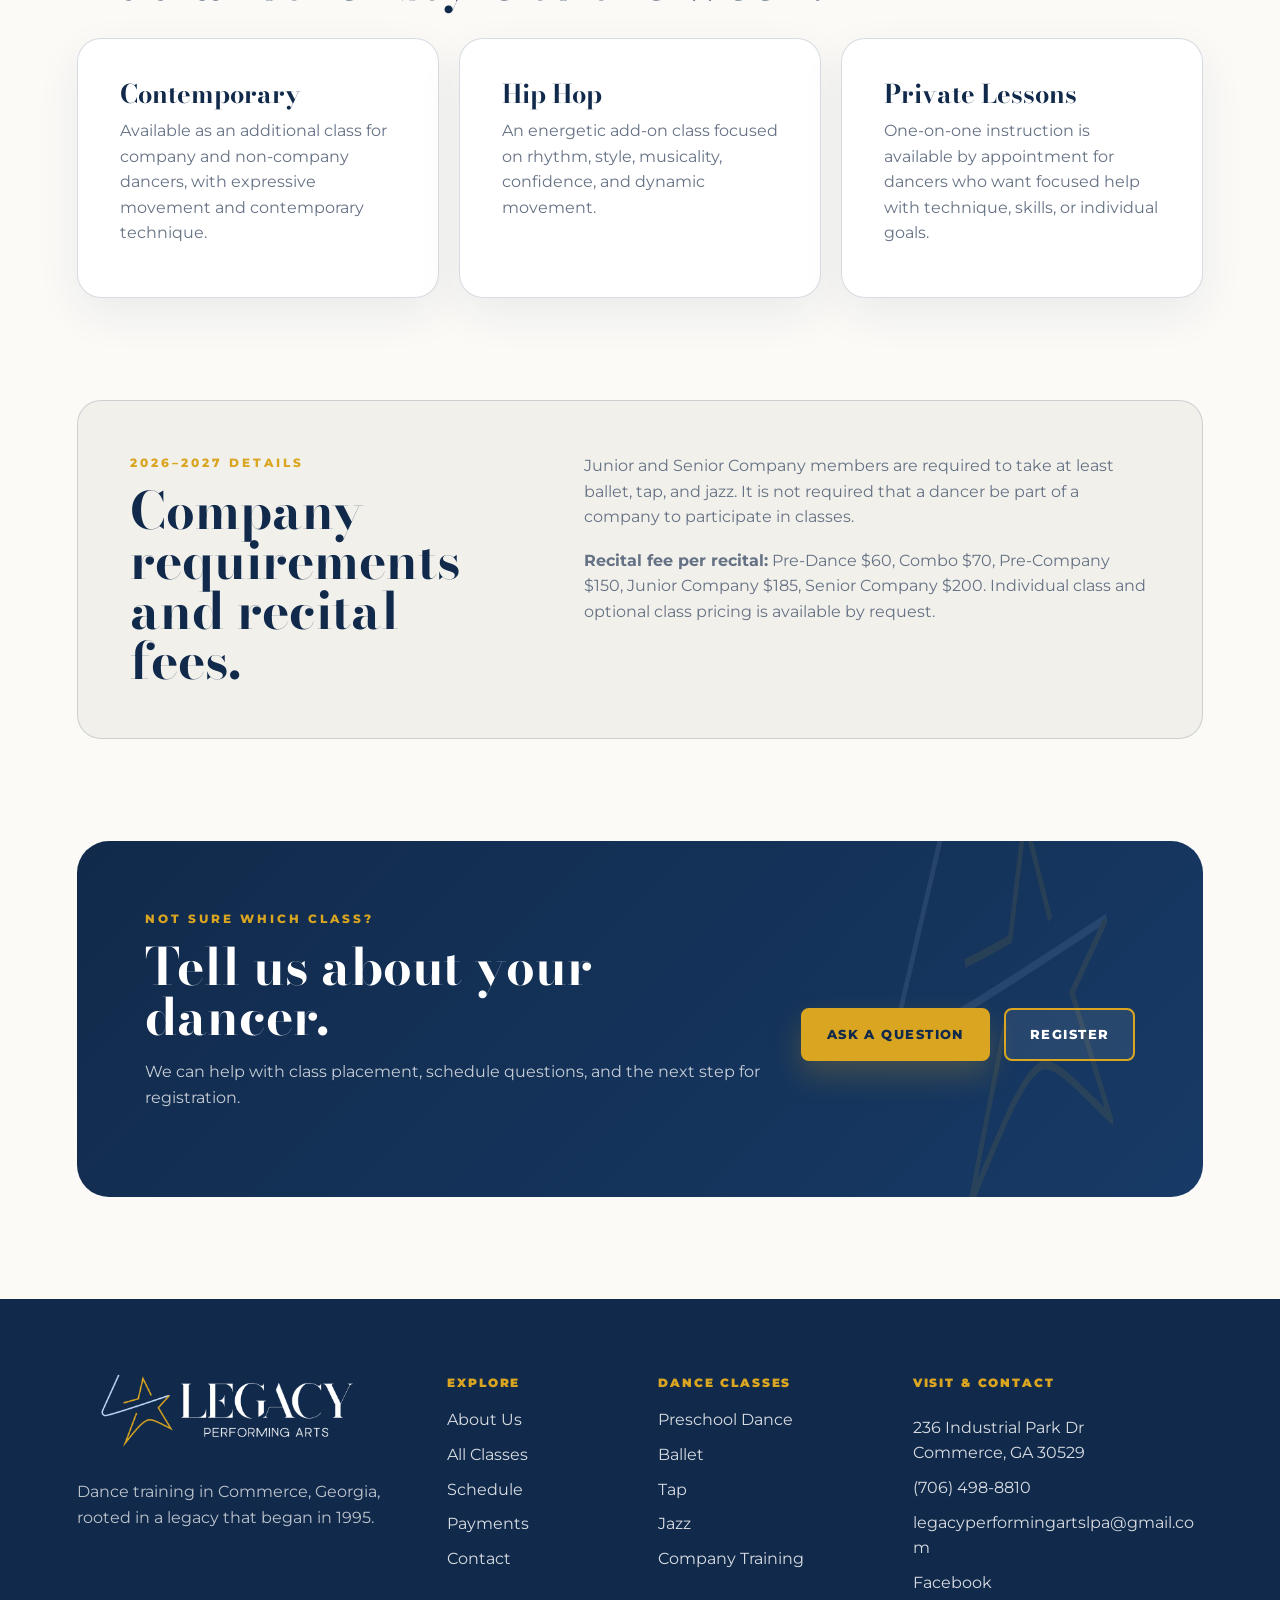
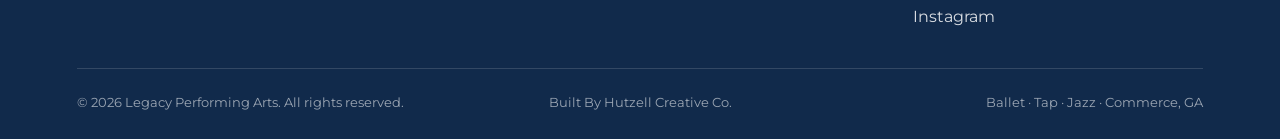
<file: classes.html>
<!DOCTYPE html>

<html lang="en">
<head>
<meta charset="utf-8"/>
<meta content="width=device-width, initial-scale=1, viewport-fit=cover" name="viewport"/>
<meta content="#132f52" name="theme-color"/>
<link href="assets/favicon-32.png?v=20260819" rel="icon" sizes="32x32" type="image/png"/>
<link href="assets/favicon-192.png?v=20260819" rel="icon" sizes="192x192" type="image/png"/>
<link href="assets/apple-touch-icon.png?v=20260819" rel="apple-touch-icon" sizes="180x180"/>
<link href="favicon.ico?v=20260819" rel="shortcut icon"/>
<title>Dance Classes in Commerce, GA | Legacy Performing Arts</title>
<meta content="Explore preschool dance, ballet, tap, jazz, contemporary, hip hop and company classes at Legacy Performing Arts in Commerce, Georgia, with current age and tuition information." name="description"/>
<meta content="index,follow,max-image-preview:large" name="robots"/>
<link href="https://legacyperformingarts.org/classes.html" rel="canonical"/>
<meta content="US-GA" name="geo.region"/>
<meta content="Commerce" name="geo.placename"/>
<meta content="website" property="og:type"/>
<meta content="Legacy Performing Arts" property="og:site_name"/>
<meta content="en_US" property="og:locale"/>
<meta content="Dance Classes in Commerce, GA | Legacy Performing Arts" property="og:title"/>
<meta content="Explore preschool dance, ballet, tap, jazz, contemporary, hip hop and company classes at Legacy Performing Arts in Commerce, Georgia, with current age and tuition information." property="og:description"/>
<meta content="https://legacyperformingarts.org/classes.html" property="og:url"/>
<meta content="https://legacyperformingarts.org/assets/home-legacy-difference.webp" property="og:image"/>
<meta content="summary_large_image" name="twitter:card"/>
<meta content="Dance Classes in Commerce, GA | Legacy Performing Arts" name="twitter:title"/>
<meta content="Explore preschool dance, ballet, tap, jazz, contemporary, hip hop and company classes at Legacy Performing Arts in Commerce, Georgia, with current age and tuition information." name="twitter:description"/>
<meta content="https://legacyperformingarts.org/assets/home-legacy-difference.webp" name="twitter:image"/>
<script type="application/ld+json">{"@context":"https://schema.org","@graph":[{"@type":"LocalBusiness","@id":"https://legacyperformingarts.org/#business","name":"Legacy Performing Arts","alternateName":"Commerce School of Dance","url":"https://legacyperformingarts.org/","logo":"https://legacyperformingarts.org/assets/logo-transparent-dark.png","image":"https://legacyperformingarts.org/assets/home-hero-desktop.webp","description":"Dance studio in Commerce, Georgia offering ballet, tap, jazz, preschool dance and company training.","telephone":"+1-706-498-8810","email":"legacyperformingartslpa@gmail.com","foundingDate":"1995","address":{"@type":"PostalAddress","streetAddress":"236 Industrial Park Dr","addressLocality":"Commerce","addressRegion":"GA","postalCode":"30529","addressCountry":"US"},"sameAs":["https://www.facebook.com/61565186416254/","https://www.instagram.com/legacylpa/"]},{"@type":"WebPage","@id":"https://legacyperformingarts.org/classes.html#webpage","url":"https://legacyperformingarts.org/classes.html","name":"Dance Classes in Commerce, GA | Legacy Performing Arts","description":"Explore preschool dance, ballet, tap, jazz, contemporary, hip hop and company classes at Legacy Performing Arts in Commerce, Georgia, with current age and tuition information.","isPartOf":{"@id":"https://legacyperformingarts.org/#website"},"about":{"@id":"https://legacyperformingarts.org/#business"}}]}</script>
<link href="https://fonts.googleapis.com" rel="preconnect"/>
<link crossorigin="" href="https://fonts.gstatic.com" rel="preconnect"/>
<link href="https://fonts.googleapis.com/css2?family=Bodoni+Moda:opsz,wght@6..96,500;6..96,600;6..96,700&amp;family=Montserrat:wght@400;500;600;700;800;900&amp;display=swap" rel="stylesheet"/>
<link href="styles.css?v=20260819-seo2" rel="stylesheet"/>
</head>
<body>
<header class="site-header">
<a aria-label="Legacy Performing Arts home" class="brand" href="index.html"><img alt="Legacy Performing Arts" decoding="async" height="541" src="assets/logo-transparent-light.png" width="1920"/></a>
<button aria-controls="primary-navigation" aria-expanded="false" aria-label="Open navigation" class="nav-toggle">Menu</button>
<nav aria-label="Primary navigation" class="nav" id="primary-navigation">
<a href="index.html">Home</a>
<a href="about.html">About Us</a>
<a class="active" href="classes.html">Classes</a>
<a href="schedule.html">Schedule</a>
<a href="contact.html">Contact</a>
<a href="payments.html">Payments</a>
<a class="button button-small" href="payments.html#registration">Register Now</a>
</nav>
</header>
<main>
<section class="page-hero classes-hero">
<div class="hero-overlay"></div>
<div class="page-hero-copy">
<p class="eyebrow">Classes</p>
<h1>A place to start, grow, and shine.</h1>
<p>Legacy Performing Arts offers training for developing dancers at every stage, from first classes through company-level performance.</p>
</div>
</section>
<section class="program-intro">
<div class="reveal-up">
<p class="eyebrow">Find your fit</p>
<h2>Training designed to grow with your dancer.</h2>
</div>
<div class="reveal-up">
<p>Classes are offered throughout the week with options for younger dancers, combination classes, company training, and additional styles. If you are unsure where your dancer belongs, contact the studio and we can help point you in the right direction.</p>
<a class="text-link" href="schedule.html">See weekly class times</a>
</div>
</section><section class="service-link-section">
<div class="section-heading reveal-up">
<p class="eyebrow">Explore By Style</p>
<h2>Find the class that fits your dancer.</h2>
<p>Browse focused class information for families looking for preschool dance, ballet, tap, jazz, or company training in Commerce, Georgia.</p>
</div>
<div class="service-link-grid reveal-stagger">
<a class="service-link-card reveal-up" href="preschool-dance.html" style="--stagger-index:0"><span>Ages 2–5</span><h3>Preschool Dance</h3><p>Pre-Dance classes combining ballet, creative movement, and introductory tap.</p><strong>Explore preschool dance</strong></a>
<a class="service-link-card reveal-up" href="ballet-classes.html" style="--stagger-index:1"><span>Foundations to Company</span><h3>Ballet</h3><p>Ballet training is built into programs from Pre-Dance through Senior Company.</p><strong>Explore ballet</strong></a>
<a class="service-link-card reveal-up" href="tap-classes.html" style="--stagger-index:2"><span>Rhythm &amp; Musicality</span><h3>Tap</h3><p>Tap is included in Pre-Dance B, Combo, Pre-Company, Junior, and Senior training.</p><strong>Explore tap</strong></a>
<a class="service-link-card reveal-up" href="jazz-classes.html" style="--stagger-index:3"><span>Energy &amp; Performance</span><h3>Jazz</h3><p>Jazz begins in Combo and continues through the company program.</p><strong>Explore jazz</strong></a>
<a class="service-link-card reveal-up" href="company-dance.html" style="--stagger-index:4"><span>Ages 10+</span><h3>Company Training</h3><p>Pre-Company, Junior Company, and Senior Company pathways for committed dancers.</p><strong>Explore company training</strong></a>
</div>
</section>
<section class="program-section">
<div class="section-heading reveal-up">
<p class="eyebrow">Core Classes</p>
<h2>Build a strong foundation.</h2>
</div>
<div class="program-grid reveal-stagger">
<article class="program-card reveal-up" style="--stagger-index:0">
<span class="program-number">01</span>
<h3>Pre-Dance A</h3><p class="program-meta">Ages 2–3 · 30 minutes · $52/month</p><p>Ballet and creative movement. Offered on Tuesdays.</p>
</article>
<article class="program-card reveal-up" style="--stagger-index:1">
<span class="program-number">02</span>
<h3>Pre-Dance B</h3><p class="program-meta">Ages 4–5 · 45 minutes · $55/month</p><p>Ballet, tap, and creative movement. Offered on Tuesdays or Wednesdays.</p>
</article>
<article class="program-card reveal-up" style="--stagger-index:2">
<span class="program-number">03</span>
<h3>Combo A</h3><p class="program-meta">Ages 6–7 · 75 minutes · $65/month</p><p>Ballet, tap, and jazz in one combination class. Offered on Tuesdays or Wednesdays.</p>
</article>
<article class="program-card reveal-up" style="--stagger-index:3">
<span class="program-number">04</span>
<h3>Combo B</h3><p class="program-meta">Ages 8–9 · 75 minutes · $65/month</p><p>Ballet, tap, and jazz with continued technical development. Offered on Tuesdays or Wednesdays.</p>
</article>
</div>
</section>
<section class="program-section program-section-alt">
<div class="section-heading reveal-up">
<p class="eyebrow">Company Training</p>
<h2>For dancers ready for more.</h2>
</div>
<div class="program-grid three-up reveal-stagger">
<article class="program-card reveal-up" style="--stagger-index:0">
<span class="program-number">01</span>
<h3>Pre-Company</h3><p class="program-meta">Ages 10+ · $80/month</p><p>Tuesday training includes ballet, jazz, and tap. Company classes begin at age 10 with auditions.</p>
</article>
<article class="program-card reveal-up" style="--stagger-index:1">
<span class="program-number">02</span>
<h3>Junior Company</h3><p class="program-meta">Ages 12+ · $155/month</p><p>Company training in ballet, jazz, and tap, with optional additional styles available.</p>
</article>
<article class="program-card reveal-up" style="--stagger-index:2">
<span class="program-number">03</span>
<h3>Senior Company</h3><p class="program-meta">Ages 14+ · $160/month</p><p>Advanced company training in ballet, pointe, jazz, and tap, with optional additional styles available.</p>
</article>
</div>
</section>
<section class="program-section">
<div class="section-heading reveal-up">
<p class="eyebrow">Additional Training</p>
<h2>Add another style to the week.</h2>
</div>
<div class="program-grid three-up reveal-stagger">
<article class="program-card reveal-up" style="--stagger-index:0">
<h3>Contemporary</h3>
<p>Available as an additional class for company and non-company dancers, with expressive movement and contemporary technique.</p>
</article>
<article class="program-card reveal-up" style="--stagger-index:1">
<h3>Hip Hop</h3>
<p>An energetic add-on class focused on rhythm, style, musicality, confidence, and dynamic movement.</p>
</article>
<article class="program-card reveal-up" style="--stagger-index:2">
<h3>Private Lessons</h3>
<p>One-on-one instruction is available by appointment for dancers who want focused help with technique, skills, or individual goals.</p>
</article>
</div>
</section>
<section class="class-details-band reveal-up">
<div>
<p class="eyebrow">2026–2027 Details</p>
<h2>Company requirements and recital fees.</h2>
</div>
<div class="class-details-copy">
<p>Junior and Senior Company members are required to take at least ballet, tap, and jazz. It is not required that a dancer be part of a company to participate in classes.</p>
<p><strong>Recital fee per recital:</strong> Pre-Dance $60, Combo $70, Pre-Company $150, Junior Company $185, Senior Company $200. Individual class and optional class pricing is available by request.</p>
</div>
</section><section class="class-next-step reveal-scale">
<img alt="" aria-hidden="true" decoding="async" height="441" loading="lazy" src="assets/star-transparent-light.png" width="431"/>
<div>
<p class="eyebrow">Not sure which class?</p>
<h2>Tell us about your dancer.</h2>
<p>We can help with class placement, schedule questions, and the next step for registration.</p>
</div>
<div class="actions">
<a class="button" href="contact.html">Ask a Question</a>
<a class="button secondary light" href="payments.html#registration">Register</a>
</div>
</section>
</main>
<footer class="site-footer">
<div class="footer-inner">
<div class="footer-brand">
<a aria-label="Legacy Performing Arts home" href="index.html"><img alt="Legacy Performing Arts" src="assets/logo-transparent-light.png"/></a>
<p>Dance training in Commerce, Georgia, rooted in a legacy that began in 1995.</p>
</div>
<div class="footer-column">
<p class="footer-heading">Explore</p>
<nav aria-label="Footer navigation" class="footer-nav">
<a href="about.html">About Us</a>
<a href="classes.html">All Classes</a>
<a href="schedule.html">Schedule</a>
<a href="payments.html">Payments</a>
<a href="contact.html">Contact</a>
</nav>
</div>
<div class="footer-column">
<p class="footer-heading">Dance Classes</p>
<nav aria-label="Dance class navigation" class="footer-nav">
<a href="preschool-dance.html">Preschool Dance</a>
<a href="ballet-classes.html">Ballet</a>
<a href="tap-classes.html">Tap</a>
<a href="jazz-classes.html">Jazz</a>
<a href="company-dance.html">Company Training</a>
</nav>
</div>
<div class="footer-column footer-contact">
<p class="footer-heading">Visit &amp; Contact</p>
<address>
<a href="https://www.google.com/maps/search/?api=1&amp;query=236+Industrial+Park+Dr+Commerce+GA+30529" rel="noopener noreferrer" target="_blank">236 Industrial Park Dr<br/>Commerce, GA 30529</a>
</address>
<a href="tel:+17064988810">(706) 498-8810</a>
<a href="mailto:legacyperformingartslpa@gmail.com">legacyperformingartslpa@gmail.com</a>
<a href="https://www.facebook.com/61565186416254/" rel="noopener noreferrer" target="_blank">Facebook</a>
<a href="https://www.instagram.com/legacylpa/" rel="noopener noreferrer" target="_blank">Instagram</a>
</div>
</div>
<div class="footer-bottom">
<p>© <span id="year"></span> Legacy Performing Arts. All rights reserved.</p>
<p class="footer-credit">Built By Hutzell Creative Co.</p>
<p>Ballet · Tap · Jazz · Commerce, GA</p>
</div>
</footer>
<script src="script.js?v=20260819-android-typefix"></script>
</body>
</html>
</file>
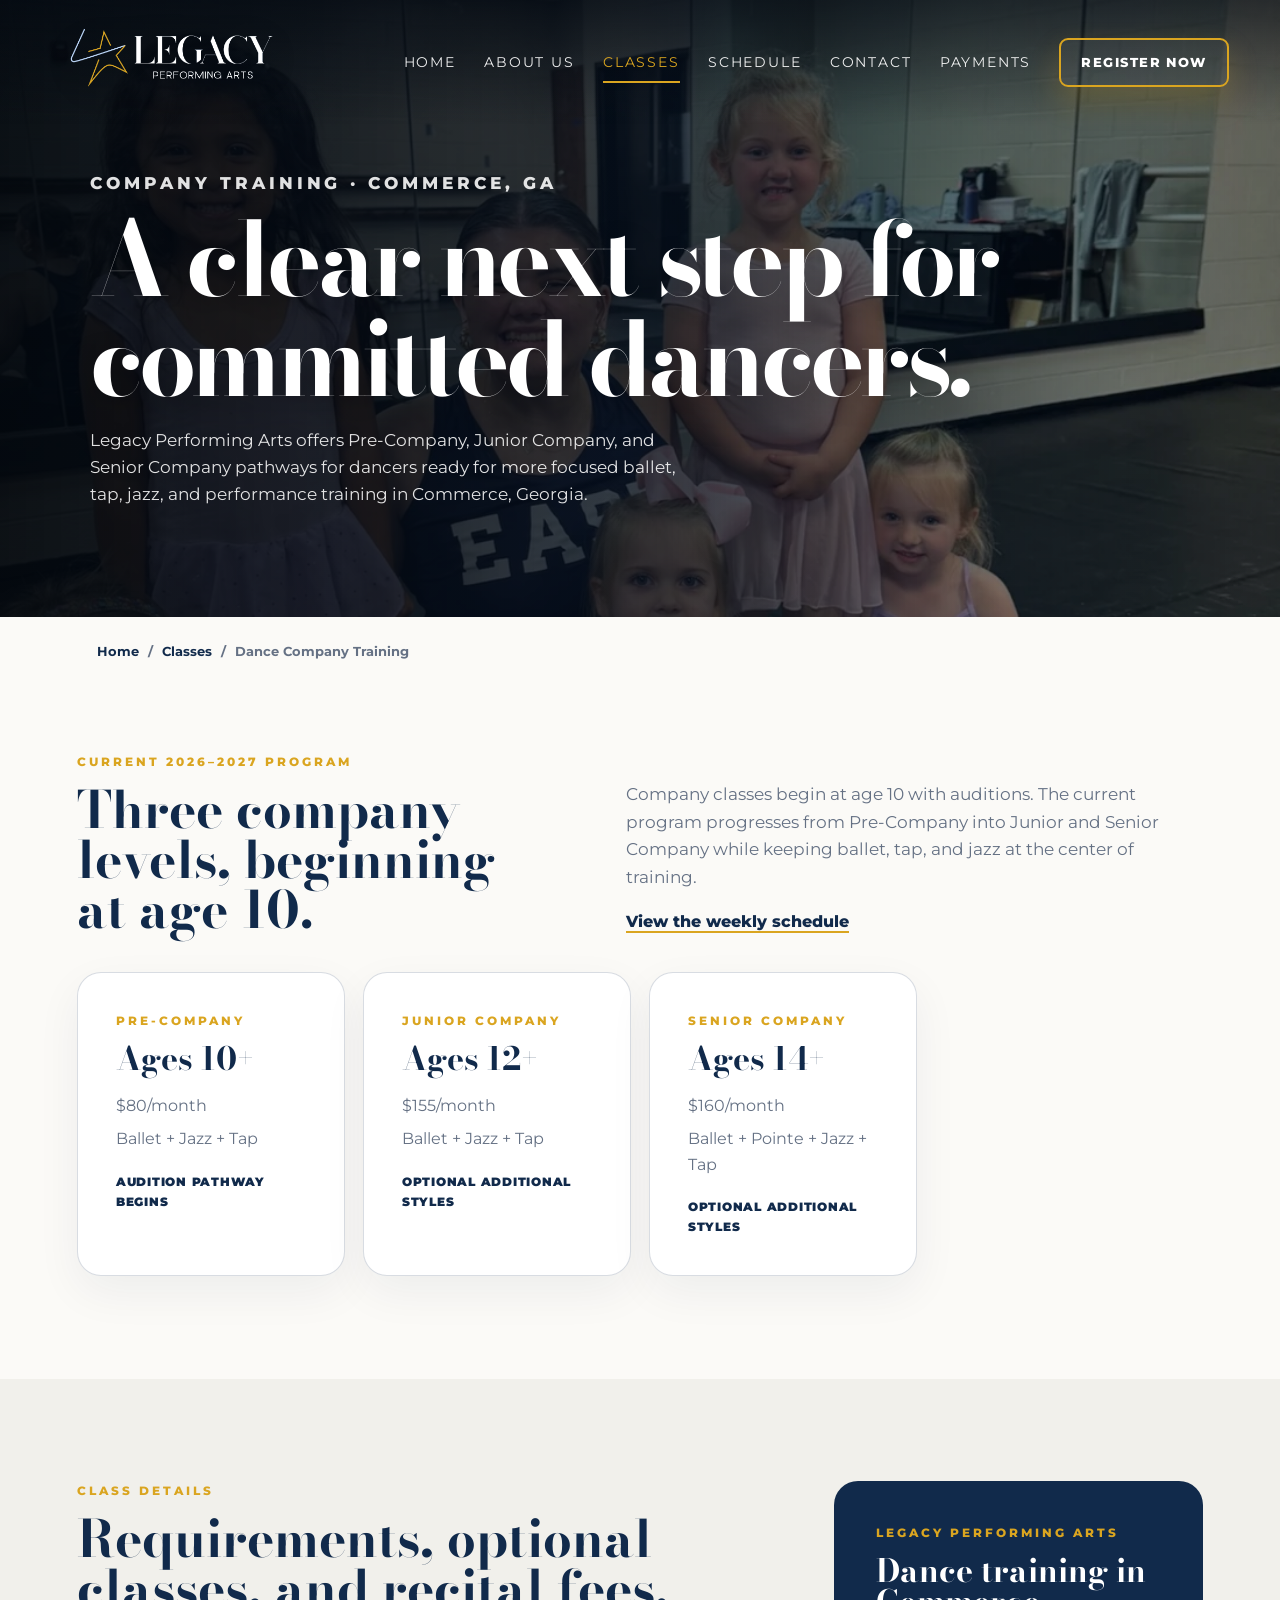
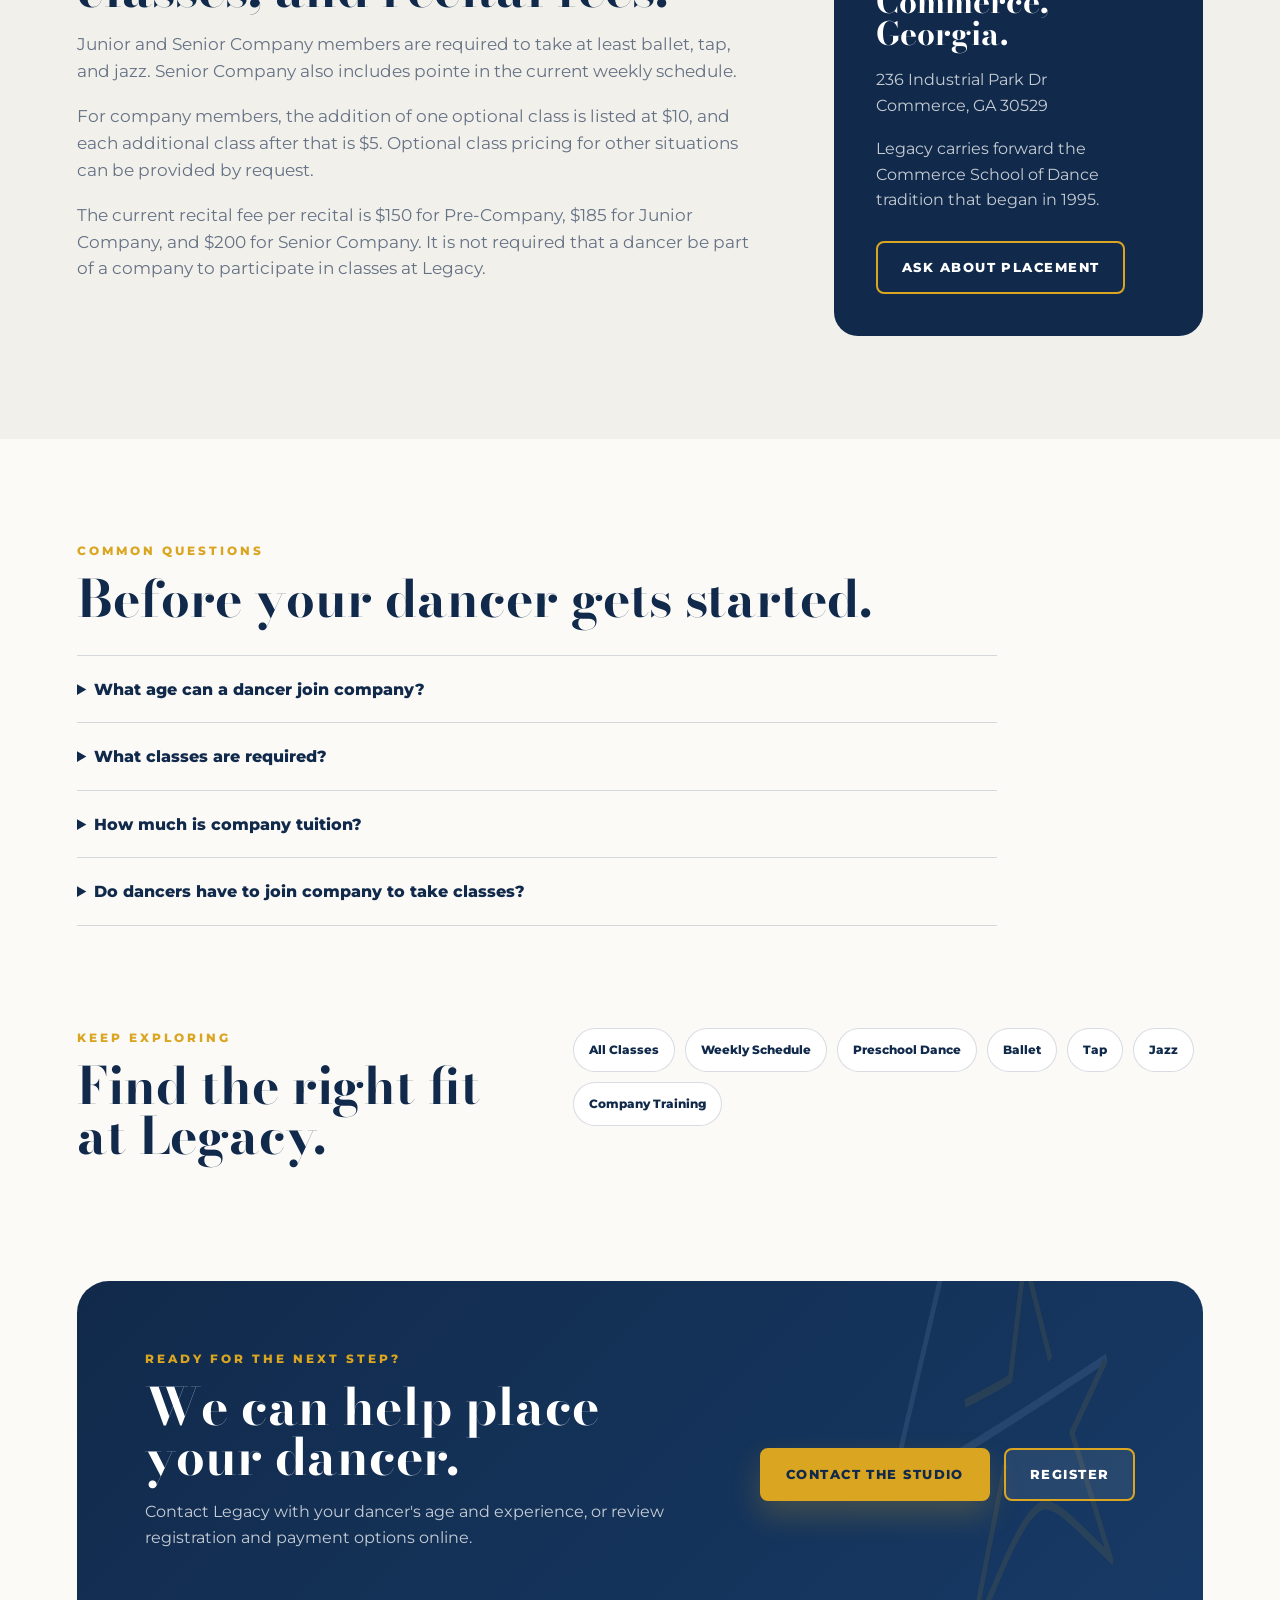
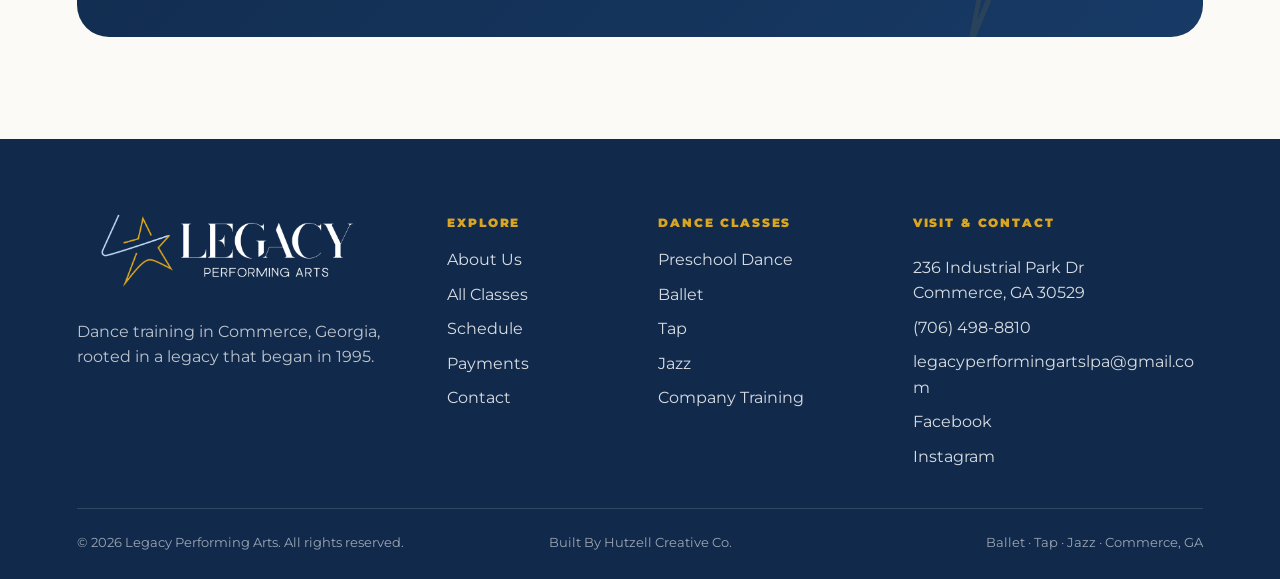
<file: company-dance.html>
<!DOCTYPE html>

<html lang="en">
<head>
<meta charset="utf-8"/>
<meta content="width=device-width, initial-scale=1, viewport-fit=cover" name="viewport"/>
<meta content="#132f52" name="theme-color"/>
<link href="assets/favicon-32.png?v=20260819" rel="icon" sizes="32x32" type="image/png"/><link href="assets/favicon-192.png?v=20260819" rel="icon" sizes="192x192" type="image/png"/><link href="assets/apple-touch-icon.png?v=20260819" rel="apple-touch-icon" sizes="180x180"/><link href="favicon.ico?v=20260819" rel="shortcut icon"/>
<title>Dance Company Training in Commerce, GA | Legacy Performing Arts</title>
<meta content="Dance company training in Commerce, GA at Legacy Performing Arts. Explore Pre-Company, Junior Company and Senior Company ages, tuition, requirements and current training." name="description"/>
<meta content="index,follow,max-image-preview:large" name="robots"/>
<link href="https://legacyperformingarts.org/company-dance.html" rel="canonical"/>
<meta content="US-GA" name="geo.region"/><meta content="Commerce" name="geo.placename"/>
<meta content="website" property="og:type"/><meta content="Legacy Performing Arts" property="og:site_name"/><meta content="en_US" property="og:locale"/>
<meta content="Dance Company Training in Commerce, GA | Legacy Performing Arts" property="og:title"/><meta content="Dance company training in Commerce, GA at Legacy Performing Arts. Explore Pre-Company, Junior Company and Senior Company ages, tuition, requirements and current training." property="og:description"/><meta content="https://legacyperformingarts.org/company-dance.html" property="og:url"/><meta content="https://legacyperformingarts.org/assets/home-legacy-difference.webp" property="og:image"/><meta content="Legacy Performing Arts dance studio in Commerce, Georgia" property="og:image:alt"/>
<meta content="summary_large_image" name="twitter:card"/><meta content="Dance Company Training in Commerce, GA | Legacy Performing Arts" name="twitter:title"/><meta content="Dance company training in Commerce, GA at Legacy Performing Arts. Explore Pre-Company, Junior Company and Senior Company ages, tuition, requirements and current training." name="twitter:description"/><meta content="https://legacyperformingarts.org/assets/home-legacy-difference.webp" name="twitter:image"/>
<script type="application/ld+json">{"@context":"https://schema.org","@graph":[{"@type":"LocalBusiness","@id":"https://legacyperformingarts.org/#business","name":"Legacy Performing Arts","alternateName":"Commerce School of Dance","url":"https://legacyperformingarts.org/","logo":"https://legacyperformingarts.org/assets/logo-transparent-dark.png","image":"https://legacyperformingarts.org/assets/home-hero-desktop.webp","description":"Dance studio in Commerce, Georgia offering ballet, tap, jazz, preschool dance and company training.","telephone":"+1-706-498-8810","email":"legacyperformingartslpa@gmail.com","foundingDate":"1995","address":{"@type":"PostalAddress","streetAddress":"236 Industrial Park Dr","addressLocality":"Commerce","addressRegion":"GA","postalCode":"30529","addressCountry":"US"},"sameAs":["https://www.facebook.com/61565186416254/","https://www.instagram.com/legacylpa/"]},{"@type":"WebPage","@id":"https://legacyperformingarts.org/company-dance.html#webpage","url":"https://legacyperformingarts.org/company-dance.html","name":"Dance Company Training in Commerce, GA | Legacy Performing Arts","description":"Dance company training in Commerce, GA at Legacy Performing Arts. Explore Pre-Company, Junior Company and Senior Company ages, tuition, requirements and current training.","isPartOf":{"@id":"https://legacyperformingarts.org/#website"},"about":{"@id":"https://legacyperformingarts.org/#business"}},{"@type":"BreadcrumbList","itemListElement":[{"@type":"ListItem","position":1,"name":"Home","item":"https://legacyperformingarts.org/"},{"@type":"ListItem","position":2,"name":"Classes","item":"https://legacyperformingarts.org/classes.html"},{"@type":"ListItem","position":3,"name":"Dance Company Training","item":"https://legacyperformingarts.org/company-dance.html"}]},{"@type":"Service","@id":"https://legacyperformingarts.org/company-dance.html#service","name":"Dance Company Training","description":"Pre-Company, Junior Company, and Senior Company dance training in Commerce, Georgia for dancers ages 10 and up.","provider":{"@id":"https://legacyperformingarts.org/#business"},"areaServed":{"@type":"City","name":"Commerce","containedInPlace":{"@type":"State","name":"Georgia"}},"url":"https://legacyperformingarts.org/company-dance.html"}]}</script>
<link href="https://fonts.googleapis.com" rel="preconnect"/><link crossorigin="" href="https://fonts.gstatic.com" rel="preconnect"/><link href="https://fonts.googleapis.com/css2?family=Bodoni+Moda:opsz,wght@6..96,500;6..96,600;6..96,700&amp;family=Montserrat:wght@400;500;600;700;800;900&amp;display=swap" rel="stylesheet"/>
<link href="styles.css?v=20260819-seo2" rel="stylesheet"/>
</head>
<body>
<header class="site-header">
<a aria-label="Legacy Performing Arts home" class="brand" href="index.html"><img alt="Legacy Performing Arts" decoding="async" height="541" src="assets/logo-transparent-light.png" width="1920"/></a>
<button aria-controls="primary-navigation" aria-expanded="false" aria-label="Open navigation" class="nav-toggle">Menu</button>
<nav aria-label="Primary navigation" class="nav" id="primary-navigation">
<a class="" href="index.html">Home</a>
<a class="" href="about.html">About Us</a>
<a class="active" href="classes.html">Classes</a>
<a class="" href="schedule.html">Schedule</a>
<a class="" href="contact.html">Contact</a>
<a class="" href="payments.html">Payments</a>
<a class="button button-small" href="payments.html#registration">Register Now</a>
</nav>
</header>
<main>
<section class="page-hero service-hero"><div class="hero-overlay"></div><div class="page-hero-copy"><p class="eyebrow">Company Training · Commerce, GA</p><h1>A clear next step for committed dancers.</h1><p>Legacy Performing Arts offers Pre-Company, Junior Company, and Senior Company pathways for dancers ready for more focused ballet, tap, jazz, and performance training in Commerce, Georgia.</p></div></section>
<nav aria-label="Breadcrumb" class="breadcrumb"><a href="index.html">Home</a><span aria-hidden="true">/</span><a href="classes.html">Classes</a><span aria-hidden="true">/</span><span aria-current="page">Dance Company Training</span></nav>
<section class="seo-service-intro"><div class="reveal-up"><p class="eyebrow">Current 2026–2027 Program</p><h2>Three company levels, beginning at age 10.</h2></div><div class="reveal-up"><p>Company classes begin at age 10 with auditions. The current program progresses from Pre-Company into Junior and Senior Company while keeping ballet, tap, and jazz at the center of training.</p><a class="text-link" href="schedule.html">View the weekly schedule</a></div></section>
<section class="seo-fact-grid reveal-stagger"><article class="seo-fact-card"><p class="eyebrow">Pre-Company</p><h3>Ages 10+</h3><p>$80/month</p><p>Ballet + Jazz + Tap</p><span>Audition pathway begins</span></article><article class="seo-fact-card"><p class="eyebrow">Junior Company</p><h3>Ages 12+</h3><p>$155/month</p><p>Ballet + Jazz + Tap</p><span>Optional additional styles</span></article><article class="seo-fact-card"><p class="eyebrow">Senior Company</p><h3>Ages 14+</h3><p>$160/month</p><p>Ballet + Pointe + Jazz + Tap</p><span>Optional additional styles</span></article></section>
<section class="seo-detail-section"><div class="seo-detail-copy reveal-up"><p class="eyebrow">Class Details</p><h2>Requirements, optional classes, and recital fees.</h2><p>Junior and Senior Company members are required to take at least ballet, tap, and jazz. Senior Company also includes pointe in the current weekly schedule.</p><p>For company members, the addition of one optional class is listed at $10, and each additional class after that is $5. Optional class pricing for other situations can be provided by request.</p><p>The current recital fee per recital is $150 for Pre-Company, $185 for Junior Company, and $200 for Senior Company. It is not required that a dancer be part of a company to participate in classes at Legacy.</p></div><aside class="seo-local-card reveal-up"><p class="eyebrow">Legacy Performing Arts</p><h3>Dance training in Commerce, Georgia.</h3><p>236 Industrial Park Dr<br/>Commerce, GA 30529</p><p>Legacy carries forward the Commerce School of Dance tradition that began in 1995.</p><a class="button secondary" href="contact.html">Ask About Placement</a></aside></section>
<section class="seo-faq-section"><div class="section-heading reveal-up"><p class="eyebrow">Common Questions</p><h2>Before your dancer gets started.</h2></div><div class="seo-faq-list reveal-up"><details><summary>What age can a dancer join company?</summary><p>Company classes begin at age 10 with auditions. Pre-Company is listed for ages 10+, Junior Company for ages 12+, and Senior Company for ages 14+.</p></details><details><summary>What classes are required?</summary><p>Junior and Senior Company members are required to take at least ballet, tap, and jazz.</p></details><details><summary>How much is company tuition?</summary><p>For 2026–2027, Pre-Company is $80 per month, Junior Company is $155 per month, and Senior Company is $160 per month.</p></details><details><summary>Do dancers have to join company to take classes?</summary><p>No. Legacy states that dancers do not have to be part of a company to participate in classes.</p></details></div></section>
<section class="seo-related-section"><div><p class="eyebrow">Keep Exploring</p><h2>Find the right fit at Legacy.</h2></div><div class="seo-related-links"><a href="classes.html">All Classes</a><a href="schedule.html">Weekly Schedule</a><a href="preschool-dance.html">Preschool Dance</a><a href="ballet-classes.html">Ballet</a><a href="tap-classes.html">Tap</a><a href="jazz-classes.html">Jazz</a><a href="company-dance.html">Company Training</a></div></section>
<section class="class-next-step reveal-scale"><img alt="" aria-hidden="true" decoding="async" height="441" loading="lazy" src="assets/star-transparent-light.png" width="431"/><div><p class="eyebrow">Ready for the next step?</p><h2>We can help place your dancer.</h2><p>Contact Legacy with your dancer's age and experience, or review registration and payment options online.</p></div><div class="actions"><a class="button" href="contact.html">Contact the Studio</a><a class="button secondary light" href="payments.html#registration">Register</a></div></section>
</main>
<footer class="site-footer">
<div class="footer-inner">
<div class="footer-brand">
<a aria-label="Legacy Performing Arts home" href="index.html"><img alt="Legacy Performing Arts" src="assets/logo-transparent-light.png"/></a>
<p>Dance training in Commerce, Georgia, rooted in a legacy that began in 1995.</p>
</div>
<div class="footer-column">
<p class="footer-heading">Explore</p>
<nav aria-label="Footer navigation" class="footer-nav">
<a href="about.html">About Us</a>
<a href="classes.html">All Classes</a>
<a href="schedule.html">Schedule</a>
<a href="payments.html">Payments</a>
<a href="contact.html">Contact</a>
</nav>
</div>
<div class="footer-column">
<p class="footer-heading">Dance Classes</p>
<nav aria-label="Dance class navigation" class="footer-nav">
<a href="preschool-dance.html">Preschool Dance</a>
<a href="ballet-classes.html">Ballet</a>
<a href="tap-classes.html">Tap</a>
<a href="jazz-classes.html">Jazz</a>
<a href="company-dance.html">Company Training</a>
</nav>
</div>
<div class="footer-column footer-contact">
<p class="footer-heading">Visit &amp; Contact</p>
<address>
<a href="https://www.google.com/maps/search/?api=1&amp;query=236+Industrial+Park+Dr+Commerce+GA+30529" rel="noopener noreferrer" target="_blank">236 Industrial Park Dr<br/>Commerce, GA 30529</a>
</address>
<a href="tel:+17064988810">(706) 498-8810</a>
<a href="mailto:legacyperformingartslpa@gmail.com">legacyperformingartslpa@gmail.com</a>
<a href="https://www.facebook.com/61565186416254/" rel="noopener noreferrer" target="_blank">Facebook</a>
<a href="https://www.instagram.com/legacylpa/" rel="noopener noreferrer" target="_blank">Instagram</a>
</div>
</div>
<div class="footer-bottom">
<p>© <span id="year"></span> Legacy Performing Arts. All rights reserved.</p>
<p class="footer-credit">Built By Hutzell Creative Co.</p>
<p>Ballet · Tap · Jazz · Commerce, GA</p>
</div>
</footer>
<script src="script.js?v=20260819-android-typefix"></script>
</body></html>
</file>
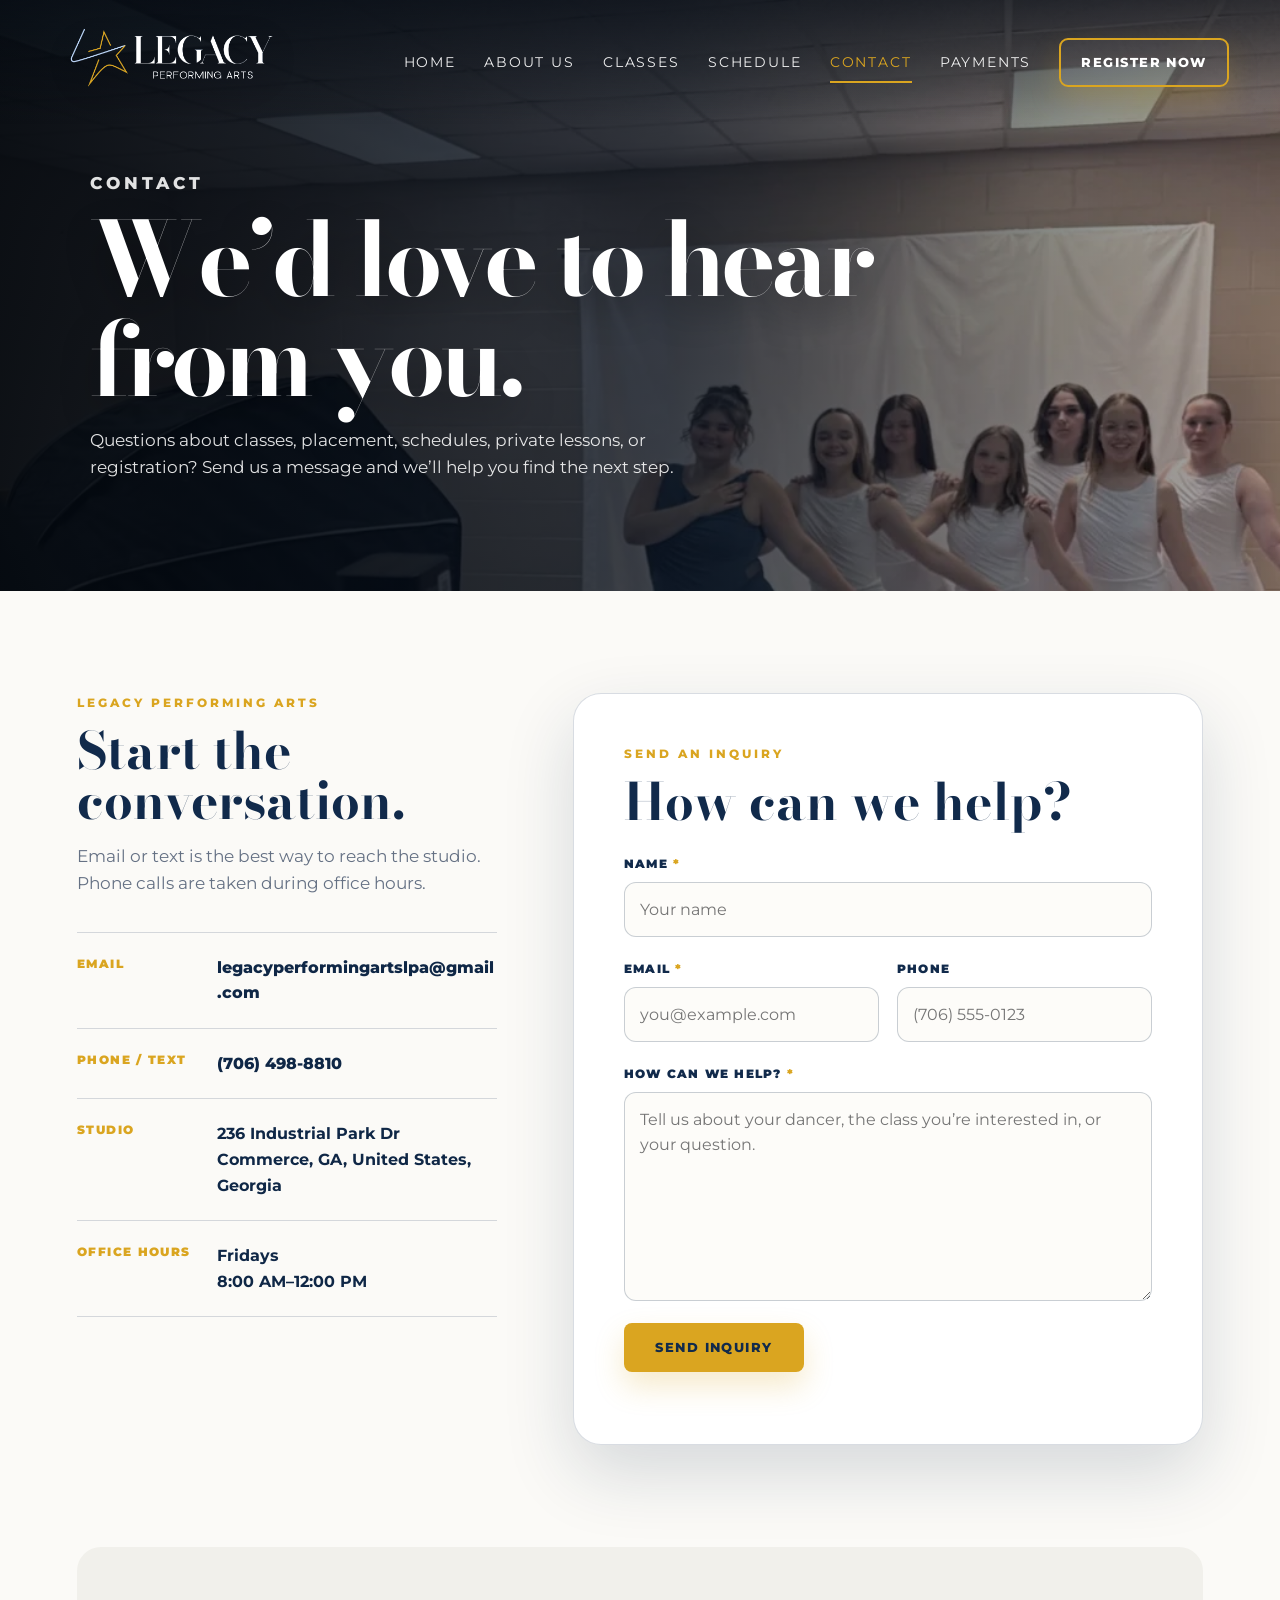
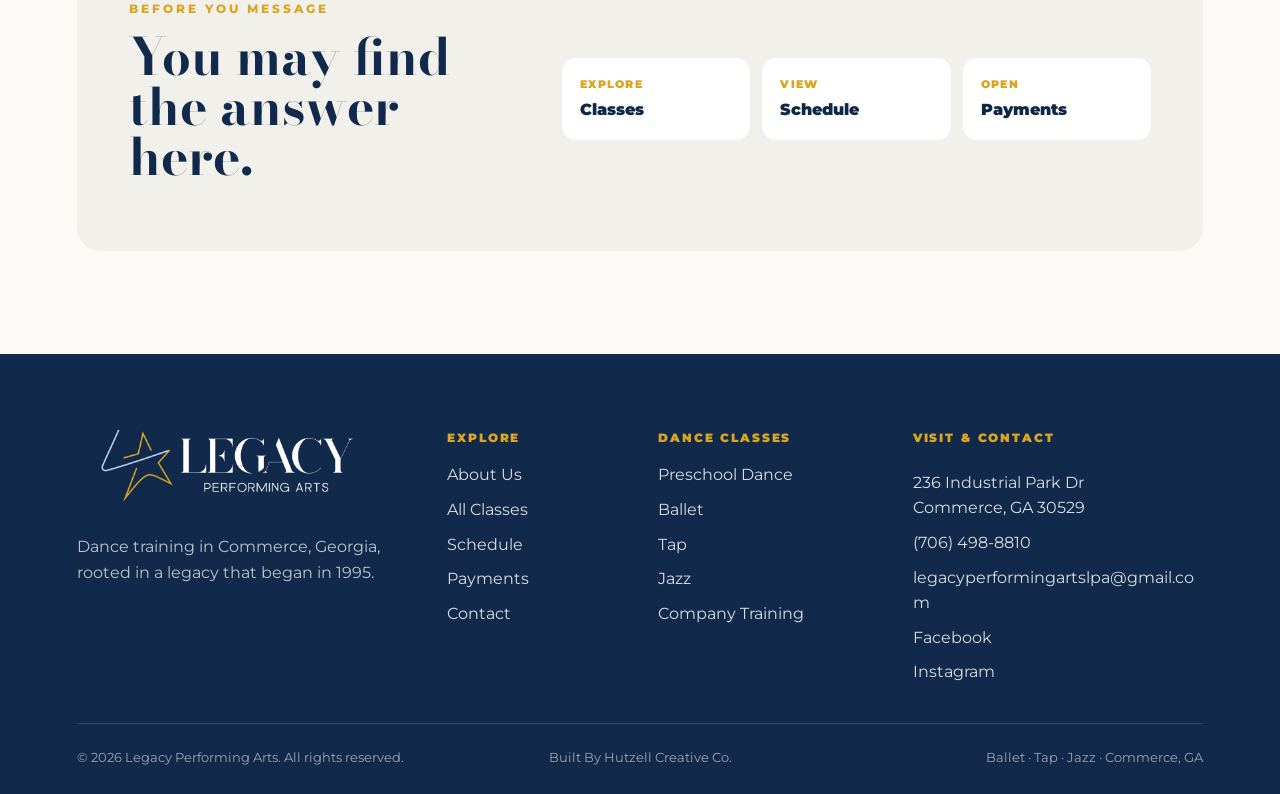
<file: contact.html>
<!DOCTYPE html>

<html lang="en">
<head>
<meta charset="utf-8"/>
<meta content="width=device-width, initial-scale=1, viewport-fit=cover" name="viewport"/>
<meta content="#132f52" name="theme-color"/>
<link href="assets/favicon-32.png?v=20260819" rel="icon" sizes="32x32" type="image/png"/>
<link href="assets/favicon-192.png?v=20260819" rel="icon" sizes="192x192" type="image/png"/>
<link href="assets/apple-touch-icon.png?v=20260819" rel="apple-touch-icon" sizes="180x180"/>
<link href="favicon.ico?v=20260819" rel="shortcut icon"/>
<title>Contact Legacy Performing Arts | Commerce, GA Dance Studio</title>
<meta content="Contact Legacy Performing Arts at 236 Industrial Park Dr in Commerce, Georgia about dance classes, placement, registration, schedules and private lessons." name="description"/>
<meta content="index,follow,max-image-preview:large" name="robots"/>
<link href="https://legacyperformingarts.org/contact.html" rel="canonical"/>
<meta content="US-GA" name="geo.region"/>
<meta content="Commerce" name="geo.placename"/>
<meta content="website" property="og:type"/>
<meta content="Legacy Performing Arts" property="og:site_name"/>
<meta content="en_US" property="og:locale"/>
<meta content="Contact Legacy Performing Arts | Commerce, GA Dance Studio" property="og:title"/>
<meta content="Contact Legacy Performing Arts at 236 Industrial Park Dr in Commerce, Georgia about dance classes, placement, registration, schedules and private lessons." property="og:description"/>
<meta content="https://legacyperformingarts.org/contact.html" property="og:url"/>
<meta content="https://legacyperformingarts.org/assets/about-hero-desktop.webp" property="og:image"/>
<meta content="summary_large_image" name="twitter:card"/>
<meta content="Contact Legacy Performing Arts | Commerce, GA Dance Studio" name="twitter:title"/>
<meta content="Contact Legacy Performing Arts at 236 Industrial Park Dr in Commerce, Georgia about dance classes, placement, registration, schedules and private lessons." name="twitter:description"/>
<meta content="https://legacyperformingarts.org/assets/about-hero-desktop.webp" name="twitter:image"/>
<script type="application/ld+json">{"@context":"https://schema.org","@graph":[{"@type":"LocalBusiness","@id":"https://legacyperformingarts.org/#business","name":"Legacy Performing Arts","alternateName":"Commerce School of Dance","url":"https://legacyperformingarts.org/","logo":"https://legacyperformingarts.org/assets/logo-transparent-dark.png","image":"https://legacyperformingarts.org/assets/home-hero-desktop.webp","description":"Dance studio in Commerce, Georgia offering ballet, tap, jazz, preschool dance and company training.","telephone":"+1-706-498-8810","email":"legacyperformingartslpa@gmail.com","foundingDate":"1995","address":{"@type":"PostalAddress","streetAddress":"236 Industrial Park Dr","addressLocality":"Commerce","addressRegion":"GA","postalCode":"30529","addressCountry":"US"},"sameAs":["https://www.facebook.com/61565186416254/","https://www.instagram.com/legacylpa/"]},{"@type":"WebPage","@id":"https://legacyperformingarts.org/contact.html#webpage","url":"https://legacyperformingarts.org/contact.html","name":"Contact Legacy Performing Arts | Commerce, GA Dance Studio","description":"Contact Legacy Performing Arts at 236 Industrial Park Dr in Commerce, Georgia about dance classes, placement, registration, schedules and private lessons.","isPartOf":{"@id":"https://legacyperformingarts.org/#website"},"about":{"@id":"https://legacyperformingarts.org/#business"}}]}</script>
<link href="https://fonts.googleapis.com" rel="preconnect"/>
<link crossorigin="" href="https://fonts.gstatic.com" rel="preconnect"/>
<link href="https://fonts.googleapis.com/css2?family=Bodoni+Moda:opsz,wght@6..96,500;6..96,600;6..96,700&amp;family=Montserrat:wght@400;500;600;700;800;900&amp;display=swap" rel="stylesheet"/>
<link href="styles.css?v=20260819-seo2" rel="stylesheet"/>
</head>
<body>
<header class="site-header">
<a aria-label="Legacy Performing Arts home" class="brand" href="index.html"><img alt="Legacy Performing Arts" decoding="async" height="541" src="assets/logo-transparent-light.png" width="1920"/></a>
<button aria-controls="primary-navigation" aria-expanded="false" aria-label="Open navigation" class="nav-toggle">Menu</button>
<nav aria-label="Primary navigation" class="nav" id="primary-navigation">
<a href="index.html">Home</a>
<a href="about.html">About Us</a>
<a href="classes.html">Classes</a>
<a href="schedule.html">Schedule</a>
<a class="active" href="contact.html">Contact</a>
<a href="payments.html">Payments</a>
<a class="button button-small" href="payments.html#registration">Register Now</a>
</nav>
</header>
<main>
<section class="page-hero contact-hero">
<div class="hero-overlay"></div>
<div class="page-hero-copy">
<p class="eyebrow">Contact</p>
<h1>We’d love to hear from you.</h1>
<p>Questions about classes, placement, schedules, private lessons, or registration? Send us a message and we’ll help you find the next step.</p>
</div>
</section>
<section class="contact-shell">
<aside class="contact-details reveal-left">
<p class="eyebrow">Legacy Performing Arts</p>
<h2>Start the conversation.</h2>
<p>Email or text is the best way to reach the studio. Phone calls are taken during office hours.</p>
<div class="contact-detail-list">
<article>
<span>Email</span>
<a href="mailto:legacyperformingartslpa@gmail.com">legacyperformingartslpa@gmail.com</a>
</article>
<article>
<span>Phone / Text</span>
<a href="tel:+17064988810">(706) 498-8810</a>
</article>
<article>
<span>Studio</span>
<p>236 Industrial Park Dr<br/>Commerce, GA, United States, Georgia</p>
</article>
<article>
<span>Office Hours</span>
<p>Fridays<br/>8:00 AM–12:00 PM</p>
</article>
</div>
</aside>
<div class="contact-form-card reveal-right">
<p class="eyebrow">Send an inquiry</p>
<h2>How can we help?</h2>
<form action="https://submit-form.com/fGztixinR" class="contact-form" id="contact-form" method="POST">
<input aria-hidden="true" autocomplete="off" name="_honeypot" style="display:none" tabindex="-1" type="checkbox"/>
<div class="form-row">
<label for="name">Name <span aria-hidden="true">*</span></label>
<input autocomplete="name" id="name" name="name" placeholder="Your name" required="" type="text"/>
</div>
<div class="form-grid">
<div class="form-row">
<label for="email">Email <span aria-hidden="true">*</span></label>
<input autocomplete="email" id="email" name="email" placeholder="you@example.com" required="" type="email"/>
</div>
<div class="form-row">
<label for="phone">Phone</label>
<input autocomplete="tel" id="phone" name="phone" placeholder="(706) 555-0123" type="tel"/>
</div>
</div>
<div class="form-row">
<label for="inquiry">How can we help? <span aria-hidden="true">*</span></label>
<textarea id="inquiry" name="inquiry" placeholder="Tell us about your dancer, the class you’re interested in, or your question." required="" rows="7"></textarea>
</div>
<button class="button" type="submit">Send Inquiry</button>
<p aria-live="polite" class="form-status" id="form-status" role="status"></p>
</form>
</div>
</section>
<section class="contact-help-band reveal-up">
<div>
<p class="eyebrow">Before you message</p>
<h2>You may find the answer here.</h2>
</div>
<div class="contact-quick-links">
<a href="classes.html"><span>Explore</span>Classes</a>
<a href="schedule.html"><span>View</span>Schedule</a>
<a href="payments.html"><span>Open</span>Payments</a>
</div>
</section>
</main>
<footer class="site-footer">
<div class="footer-inner">
<div class="footer-brand">
<a aria-label="Legacy Performing Arts home" href="index.html"><img alt="Legacy Performing Arts" src="assets/logo-transparent-light.png"/></a>
<p>Dance training in Commerce, Georgia, rooted in a legacy that began in 1995.</p>
</div>
<div class="footer-column">
<p class="footer-heading">Explore</p>
<nav aria-label="Footer navigation" class="footer-nav">
<a href="about.html">About Us</a>
<a href="classes.html">All Classes</a>
<a href="schedule.html">Schedule</a>
<a href="payments.html">Payments</a>
<a href="contact.html">Contact</a>
</nav>
</div>
<div class="footer-column">
<p class="footer-heading">Dance Classes</p>
<nav aria-label="Dance class navigation" class="footer-nav">
<a href="preschool-dance.html">Preschool Dance</a>
<a href="ballet-classes.html">Ballet</a>
<a href="tap-classes.html">Tap</a>
<a href="jazz-classes.html">Jazz</a>
<a href="company-dance.html">Company Training</a>
</nav>
</div>
<div class="footer-column footer-contact">
<p class="footer-heading">Visit &amp; Contact</p>
<address>
<a href="https://www.google.com/maps/search/?api=1&amp;query=236+Industrial+Park+Dr+Commerce+GA+30529" rel="noopener noreferrer" target="_blank">236 Industrial Park Dr<br/>Commerce, GA 30529</a>
</address>
<a href="tel:+17064988810">(706) 498-8810</a>
<a href="mailto:legacyperformingartslpa@gmail.com">legacyperformingartslpa@gmail.com</a>
<a href="https://www.facebook.com/61565186416254/" rel="noopener noreferrer" target="_blank">Facebook</a>
<a href="https://www.instagram.com/legacylpa/" rel="noopener noreferrer" target="_blank">Instagram</a>
</div>
</div>
<div class="footer-bottom">
<p>© <span id="year"></span> Legacy Performing Arts. All rights reserved.</p>
<p class="footer-credit">Built By Hutzell Creative Co.</p>
<p>Ballet · Tap · Jazz · Commerce, GA</p>
</div>
</footer>
<script src="script.js?v=20260819-android-typefix"></script>
</body>
</html>
</file>
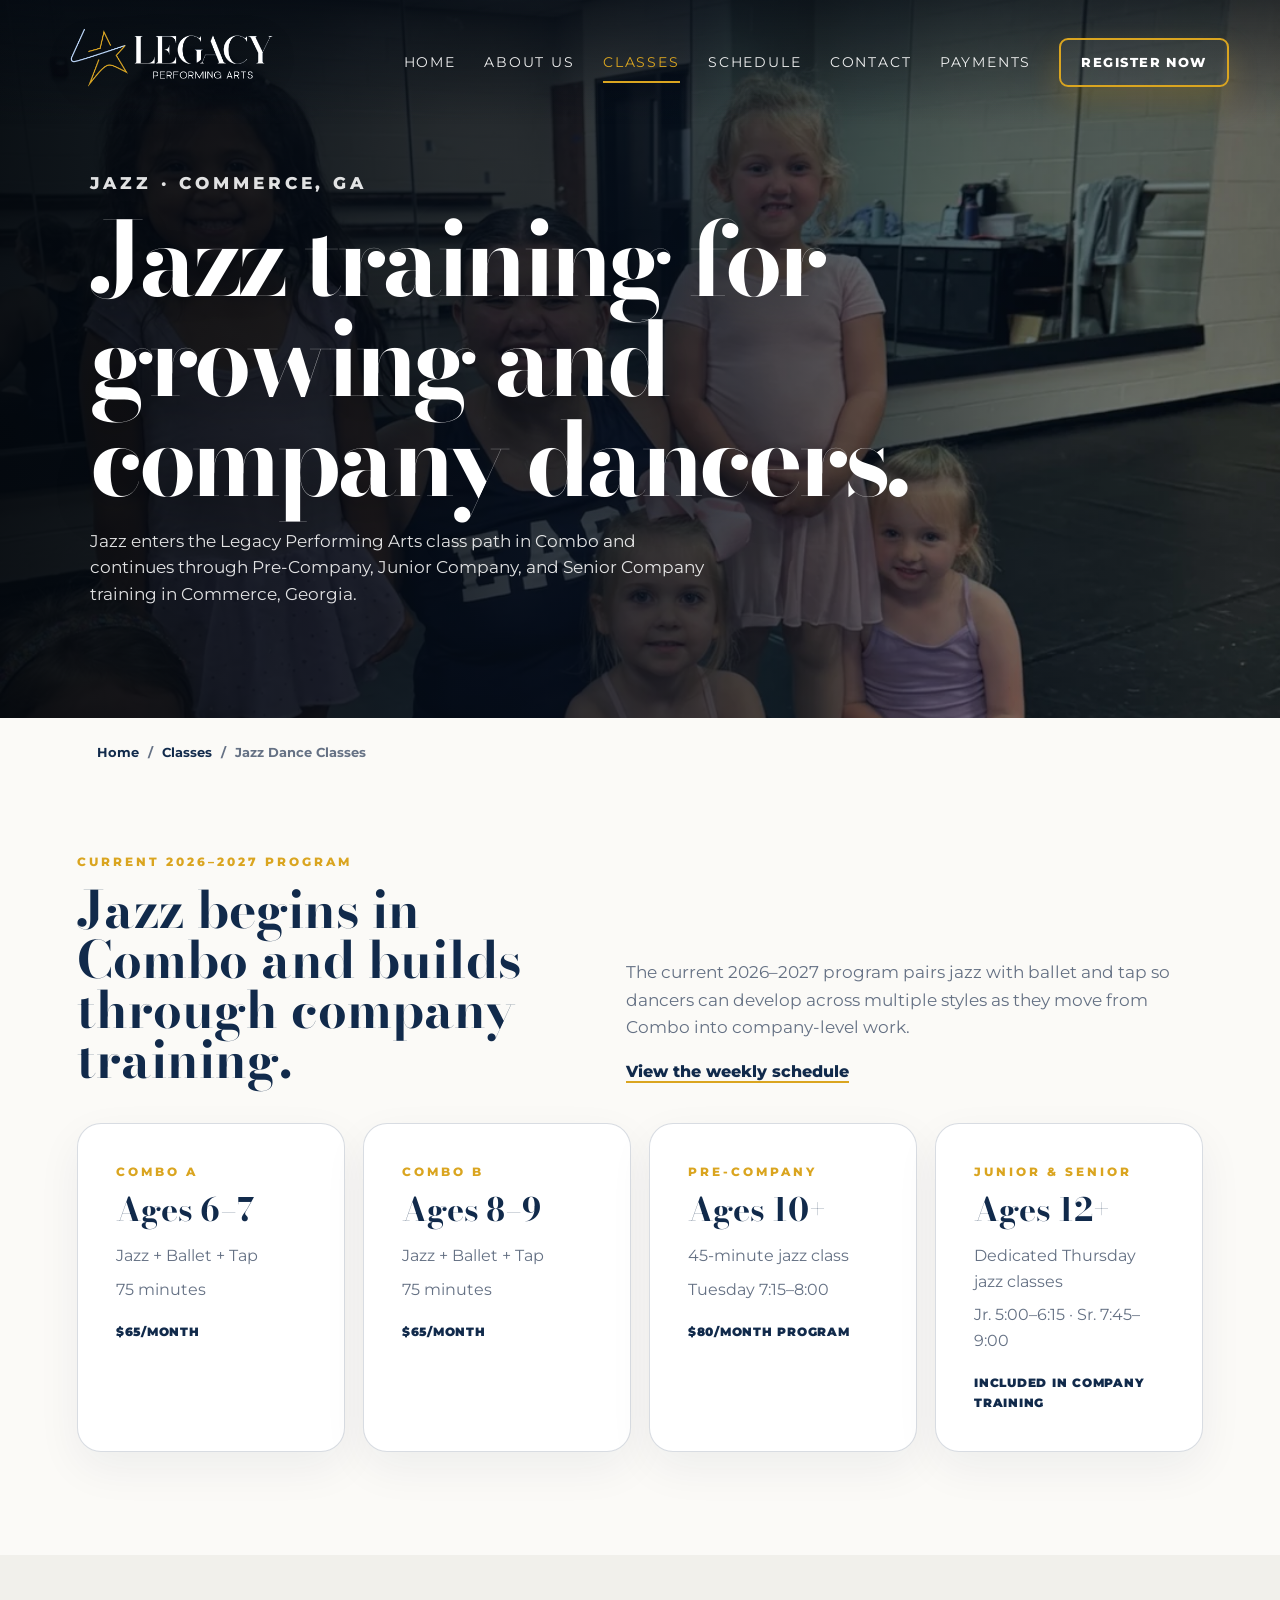
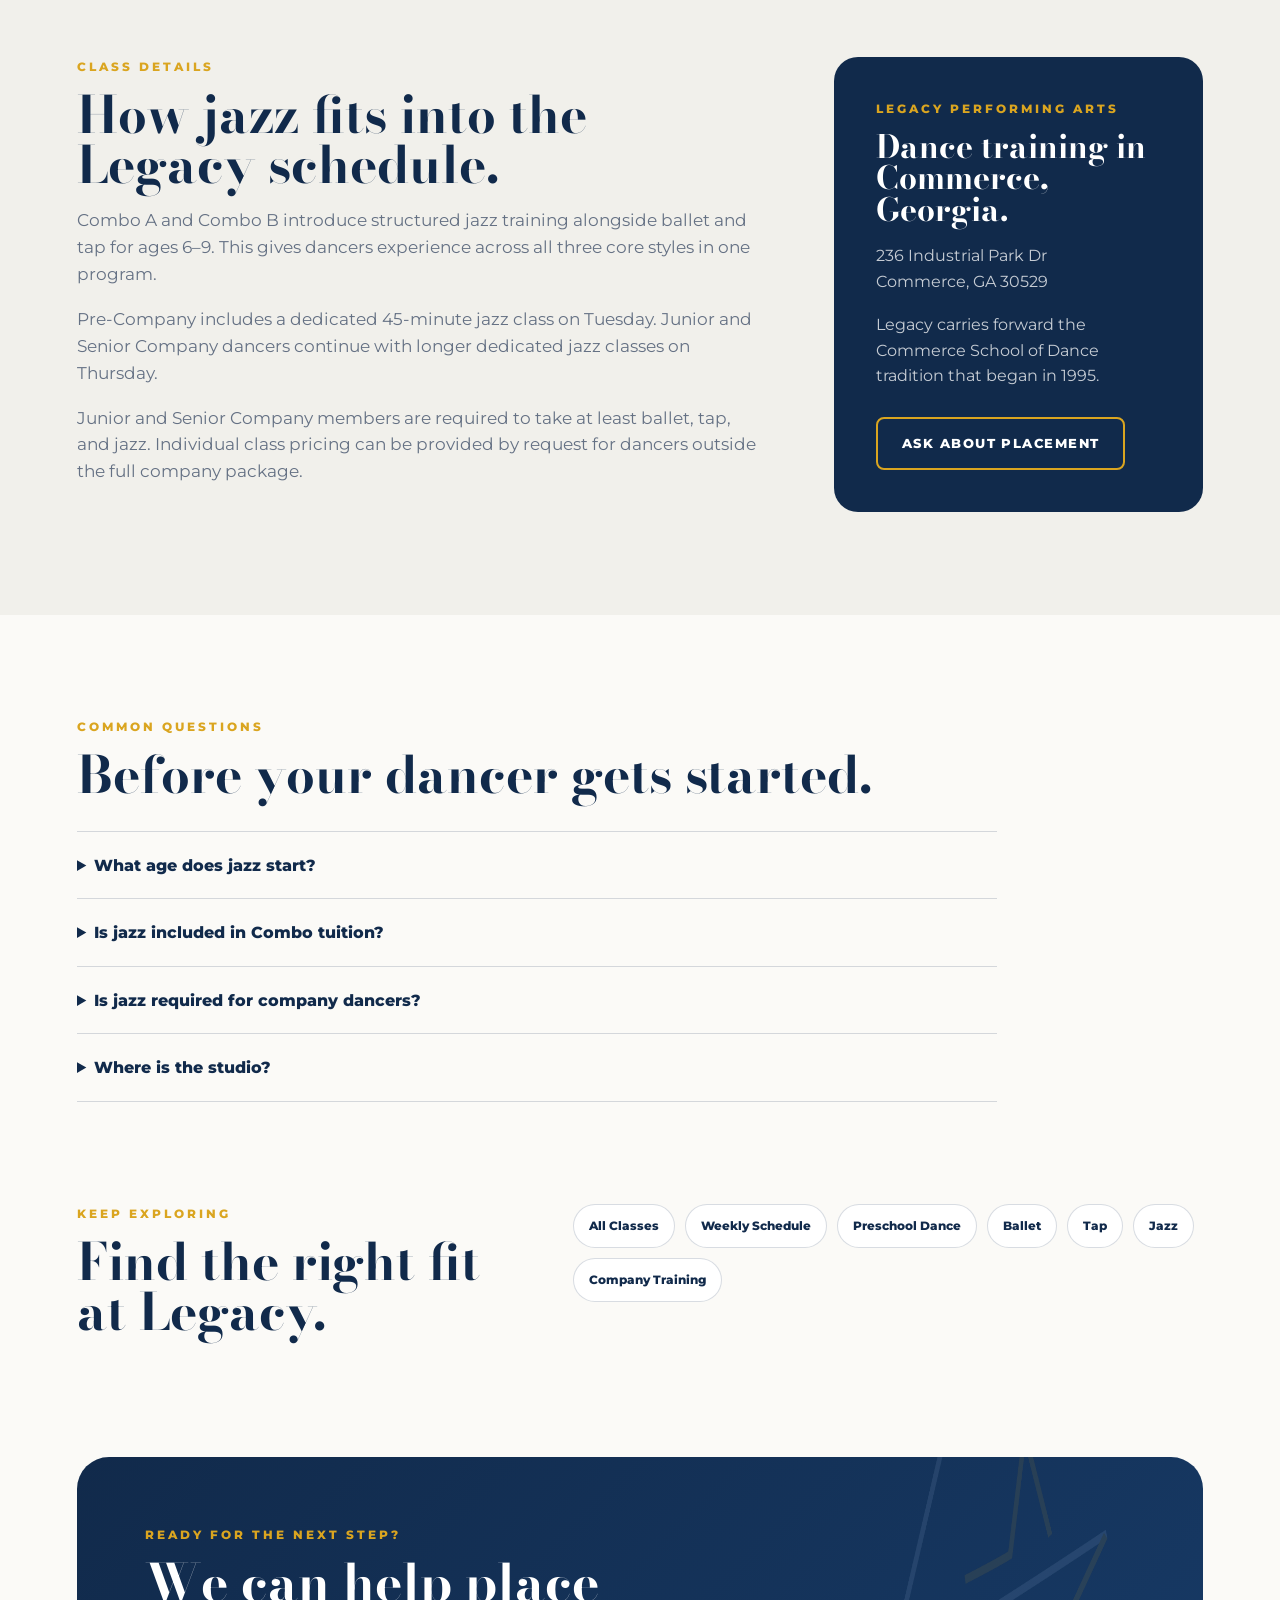
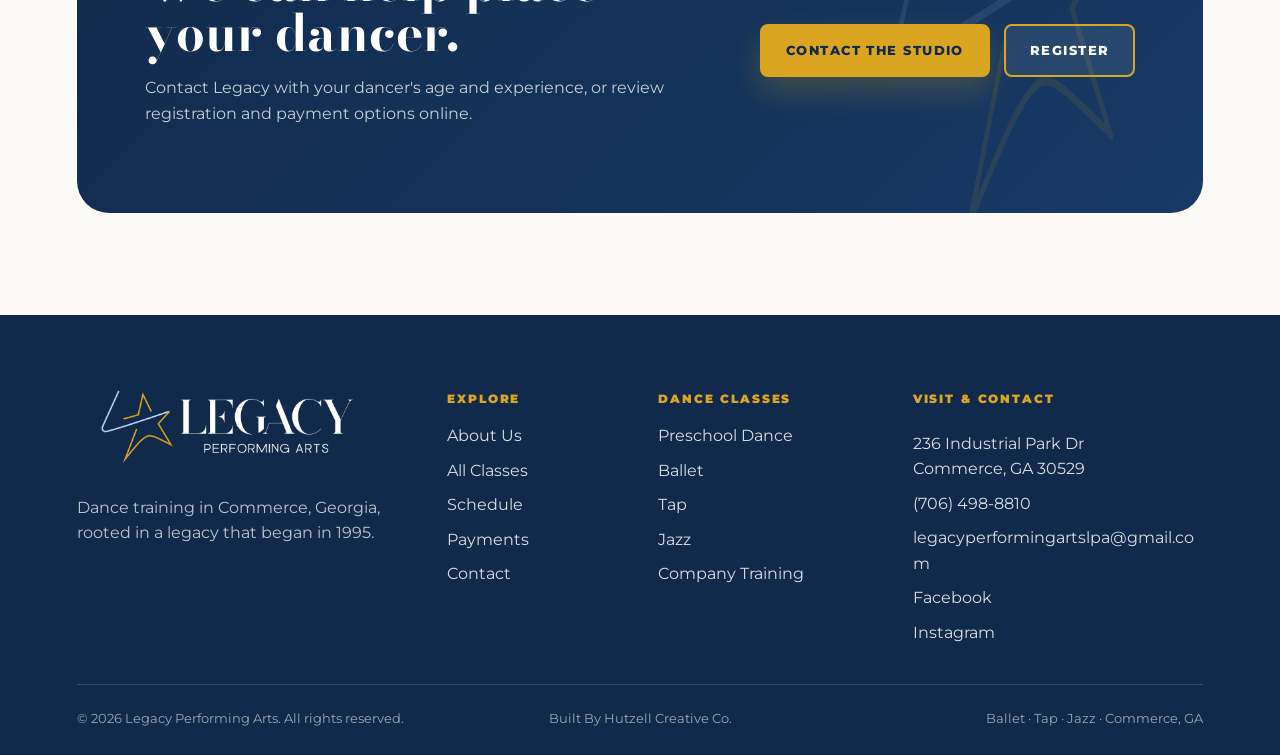
<file: jazz-classes.html>
<!DOCTYPE html>

<html lang="en">
<head>
<meta charset="utf-8"/>
<meta content="width=device-width, initial-scale=1, viewport-fit=cover" name="viewport"/>
<meta content="#132f52" name="theme-color"/>
<link href="assets/favicon-32.png?v=20260819" rel="icon" sizes="32x32" type="image/png"/><link href="assets/favicon-192.png?v=20260819" rel="icon" sizes="192x192" type="image/png"/><link href="assets/apple-touch-icon.png?v=20260819" rel="apple-touch-icon" sizes="180x180"/><link href="favicon.ico?v=20260819" rel="shortcut icon"/>
<title>Jazz Dance Classes in Commerce, GA | Legacy Performing Arts</title>
<meta content="Jazz dance classes in Commerce, GA at Legacy Performing Arts. Jazz is included in Combo classes and continues through Pre-Company, Junior Company and Senior Company." name="description"/>
<meta content="index,follow,max-image-preview:large" name="robots"/>
<link href="https://legacyperformingarts.org/jazz-classes.html" rel="canonical"/>
<meta content="US-GA" name="geo.region"/><meta content="Commerce" name="geo.placename"/>
<meta content="website" property="og:type"/><meta content="Legacy Performing Arts" property="og:site_name"/><meta content="en_US" property="og:locale"/>
<meta content="Jazz Dance Classes in Commerce, GA | Legacy Performing Arts" property="og:title"/><meta content="Jazz dance classes in Commerce, GA at Legacy Performing Arts. Jazz is included in Combo classes and continues through Pre-Company, Junior Company and Senior Company." property="og:description"/><meta content="https://legacyperformingarts.org/jazz-classes.html" property="og:url"/><meta content="https://legacyperformingarts.org/assets/home-legacy-difference.webp" property="og:image"/><meta content="Legacy Performing Arts dance studio in Commerce, Georgia" property="og:image:alt"/>
<meta content="summary_large_image" name="twitter:card"/><meta content="Jazz Dance Classes in Commerce, GA | Legacy Performing Arts" name="twitter:title"/><meta content="Jazz dance classes in Commerce, GA at Legacy Performing Arts. Jazz is included in Combo classes and continues through Pre-Company, Junior Company and Senior Company." name="twitter:description"/><meta content="https://legacyperformingarts.org/assets/home-legacy-difference.webp" name="twitter:image"/>
<script type="application/ld+json">{"@context":"https://schema.org","@graph":[{"@type":"LocalBusiness","@id":"https://legacyperformingarts.org/#business","name":"Legacy Performing Arts","alternateName":"Commerce School of Dance","url":"https://legacyperformingarts.org/","logo":"https://legacyperformingarts.org/assets/logo-transparent-dark.png","image":"https://legacyperformingarts.org/assets/home-hero-desktop.webp","description":"Dance studio in Commerce, Georgia offering ballet, tap, jazz, preschool dance and company training.","telephone":"+1-706-498-8810","email":"legacyperformingartslpa@gmail.com","foundingDate":"1995","address":{"@type":"PostalAddress","streetAddress":"236 Industrial Park Dr","addressLocality":"Commerce","addressRegion":"GA","postalCode":"30529","addressCountry":"US"},"sameAs":["https://www.facebook.com/61565186416254/","https://www.instagram.com/legacylpa/"]},{"@type":"WebPage","@id":"https://legacyperformingarts.org/jazz-classes.html#webpage","url":"https://legacyperformingarts.org/jazz-classes.html","name":"Jazz Dance Classes in Commerce, GA | Legacy Performing Arts","description":"Jazz dance classes in Commerce, GA at Legacy Performing Arts. Jazz is included in Combo classes and continues through Pre-Company, Junior Company and Senior Company.","isPartOf":{"@id":"https://legacyperformingarts.org/#website"},"about":{"@id":"https://legacyperformingarts.org/#business"}},{"@type":"BreadcrumbList","itemListElement":[{"@type":"ListItem","position":1,"name":"Home","item":"https://legacyperformingarts.org/"},{"@type":"ListItem","position":2,"name":"Classes","item":"https://legacyperformingarts.org/classes.html"},{"@type":"ListItem","position":3,"name":"Jazz Dance Classes","item":"https://legacyperformingarts.org/jazz-classes.html"}]},{"@type":"Service","@id":"https://legacyperformingarts.org/jazz-classes.html#service","name":"Jazz Dance Classes","description":"Jazz dance training in Commerce, Georgia for combo and company-level dancers.","provider":{"@id":"https://legacyperformingarts.org/#business"},"areaServed":{"@type":"City","name":"Commerce","containedInPlace":{"@type":"State","name":"Georgia"}},"url":"https://legacyperformingarts.org/jazz-classes.html"}]}</script>
<link href="https://fonts.googleapis.com" rel="preconnect"/><link crossorigin="" href="https://fonts.gstatic.com" rel="preconnect"/><link href="https://fonts.googleapis.com/css2?family=Bodoni+Moda:opsz,wght@6..96,500;6..96,600;6..96,700&amp;family=Montserrat:wght@400;500;600;700;800;900&amp;display=swap" rel="stylesheet"/>
<link href="styles.css?v=20260819-seo2" rel="stylesheet"/>
</head>
<body>
<header class="site-header">
<a aria-label="Legacy Performing Arts home" class="brand" href="index.html"><img alt="Legacy Performing Arts" decoding="async" height="541" src="assets/logo-transparent-light.png" width="1920"/></a>
<button aria-controls="primary-navigation" aria-expanded="false" aria-label="Open navigation" class="nav-toggle">Menu</button>
<nav aria-label="Primary navigation" class="nav" id="primary-navigation">
<a class="" href="index.html">Home</a>
<a class="" href="about.html">About Us</a>
<a class="active" href="classes.html">Classes</a>
<a class="" href="schedule.html">Schedule</a>
<a class="" href="contact.html">Contact</a>
<a class="" href="payments.html">Payments</a>
<a class="button button-small" href="payments.html#registration">Register Now</a>
</nav>
</header>
<main>
<section class="page-hero service-hero"><div class="hero-overlay"></div><div class="page-hero-copy"><p class="eyebrow">Jazz · Commerce, GA</p><h1>Jazz training for growing and company dancers.</h1><p>Jazz enters the Legacy Performing Arts class path in Combo and continues through Pre-Company, Junior Company, and Senior Company training in Commerce, Georgia.</p></div></section>
<nav aria-label="Breadcrumb" class="breadcrumb"><a href="index.html">Home</a><span aria-hidden="true">/</span><a href="classes.html">Classes</a><span aria-hidden="true">/</span><span aria-current="page">Jazz Dance Classes</span></nav>
<section class="seo-service-intro"><div class="reveal-up"><p class="eyebrow">Current 2026–2027 Program</p><h2>Jazz begins in Combo and builds through company training.</h2></div><div class="reveal-up"><p>The current 2026–2027 program pairs jazz with ballet and tap so dancers can develop across multiple styles as they move from Combo into company-level work.</p><a class="text-link" href="schedule.html">View the weekly schedule</a></div></section>
<section class="seo-fact-grid reveal-stagger"><article class="seo-fact-card"><p class="eyebrow">Combo A</p><h3>Ages 6–7</h3><p>Jazz + Ballet + Tap</p><p>75 minutes</p><span>$65/month</span></article><article class="seo-fact-card"><p class="eyebrow">Combo B</p><h3>Ages 8–9</h3><p>Jazz + Ballet + Tap</p><p>75 minutes</p><span>$65/month</span></article><article class="seo-fact-card"><p class="eyebrow">Pre-Company</p><h3>Ages 10+</h3><p>45-minute jazz class</p><p>Tuesday 7:15–8:00</p><span>$80/month program</span></article><article class="seo-fact-card"><p class="eyebrow">Junior &amp; Senior</p><h3>Ages 12+</h3><p>Dedicated Thursday jazz classes</p><p>Jr. 5:00–6:15 · Sr. 7:45–9:00</p><span>Included in company training</span></article></section>
<section class="seo-detail-section"><div class="seo-detail-copy reveal-up"><p class="eyebrow">Class Details</p><h2>How jazz fits into the Legacy schedule.</h2><p>Combo A and Combo B introduce structured jazz training alongside ballet and tap for ages 6–9. This gives dancers experience across all three core styles in one program.</p><p>Pre-Company includes a dedicated 45-minute jazz class on Tuesday. Junior and Senior Company dancers continue with longer dedicated jazz classes on Thursday.</p><p>Junior and Senior Company members are required to take at least ballet, tap, and jazz. Individual class pricing can be provided by request for dancers outside the full company package.</p></div><aside class="seo-local-card reveal-up"><p class="eyebrow">Legacy Performing Arts</p><h3>Dance training in Commerce, Georgia.</h3><p>236 Industrial Park Dr<br/>Commerce, GA 30529</p><p>Legacy carries forward the Commerce School of Dance tradition that began in 1995.</p><a class="button secondary" href="contact.html">Ask About Placement</a></aside></section>
<section class="seo-faq-section"><div class="section-heading reveal-up"><p class="eyebrow">Common Questions</p><h2>Before your dancer gets started.</h2></div><div class="seo-faq-list reveal-up"><details><summary>What age does jazz start?</summary><p>The current class breakdown first lists jazz in Combo A for ages 6–7.</p></details><details><summary>Is jazz included in Combo tuition?</summary><p>Yes. Combo A and B include ballet, tap, and jazz at $65 per month for 2026–2027.</p></details><details><summary>Is jazz required for company dancers?</summary><p>Junior and Senior Company members are required to take ballet, tap, and jazz.</p></details><details><summary>Where is the studio?</summary><p>Legacy Performing Arts is located at 236 Industrial Park Dr, Commerce, GA 30529.</p></details></div></section>
<section class="seo-related-section"><div><p class="eyebrow">Keep Exploring</p><h2>Find the right fit at Legacy.</h2></div><div class="seo-related-links"><a href="classes.html">All Classes</a><a href="schedule.html">Weekly Schedule</a><a href="preschool-dance.html">Preschool Dance</a><a href="ballet-classes.html">Ballet</a><a href="tap-classes.html">Tap</a><a href="jazz-classes.html">Jazz</a><a href="company-dance.html">Company Training</a></div></section>
<section class="class-next-step reveal-scale"><img alt="" aria-hidden="true" decoding="async" height="441" loading="lazy" src="assets/star-transparent-light.png" width="431"/><div><p class="eyebrow">Ready for the next step?</p><h2>We can help place your dancer.</h2><p>Contact Legacy with your dancer's age and experience, or review registration and payment options online.</p></div><div class="actions"><a class="button" href="contact.html">Contact the Studio</a><a class="button secondary light" href="payments.html#registration">Register</a></div></section>
</main>
<footer class="site-footer">
<div class="footer-inner">
<div class="footer-brand">
<a aria-label="Legacy Performing Arts home" href="index.html"><img alt="Legacy Performing Arts" src="assets/logo-transparent-light.png"/></a>
<p>Dance training in Commerce, Georgia, rooted in a legacy that began in 1995.</p>
</div>
<div class="footer-column">
<p class="footer-heading">Explore</p>
<nav aria-label="Footer navigation" class="footer-nav">
<a href="about.html">About Us</a>
<a href="classes.html">All Classes</a>
<a href="schedule.html">Schedule</a>
<a href="payments.html">Payments</a>
<a href="contact.html">Contact</a>
</nav>
</div>
<div class="footer-column">
<p class="footer-heading">Dance Classes</p>
<nav aria-label="Dance class navigation" class="footer-nav">
<a href="preschool-dance.html">Preschool Dance</a>
<a href="ballet-classes.html">Ballet</a>
<a href="tap-classes.html">Tap</a>
<a href="jazz-classes.html">Jazz</a>
<a href="company-dance.html">Company Training</a>
</nav>
</div>
<div class="footer-column footer-contact">
<p class="footer-heading">Visit &amp; Contact</p>
<address>
<a href="https://www.google.com/maps/search/?api=1&amp;query=236+Industrial+Park+Dr+Commerce+GA+30529" rel="noopener noreferrer" target="_blank">236 Industrial Park Dr<br/>Commerce, GA 30529</a>
</address>
<a href="tel:+17064988810">(706) 498-8810</a>
<a href="mailto:legacyperformingartslpa@gmail.com">legacyperformingartslpa@gmail.com</a>
<a href="https://www.facebook.com/61565186416254/" rel="noopener noreferrer" target="_blank">Facebook</a>
<a href="https://www.instagram.com/legacylpa/" rel="noopener noreferrer" target="_blank">Instagram</a>
</div>
</div>
<div class="footer-bottom">
<p>© <span id="year"></span> Legacy Performing Arts. All rights reserved.</p>
<p class="footer-credit">Built By Hutzell Creative Co.</p>
<p>Ballet · Tap · Jazz · Commerce, GA</p>
</div>
</footer>
<script src="script.js?v=20260819-android-typefix"></script>
</body></html>
</file>
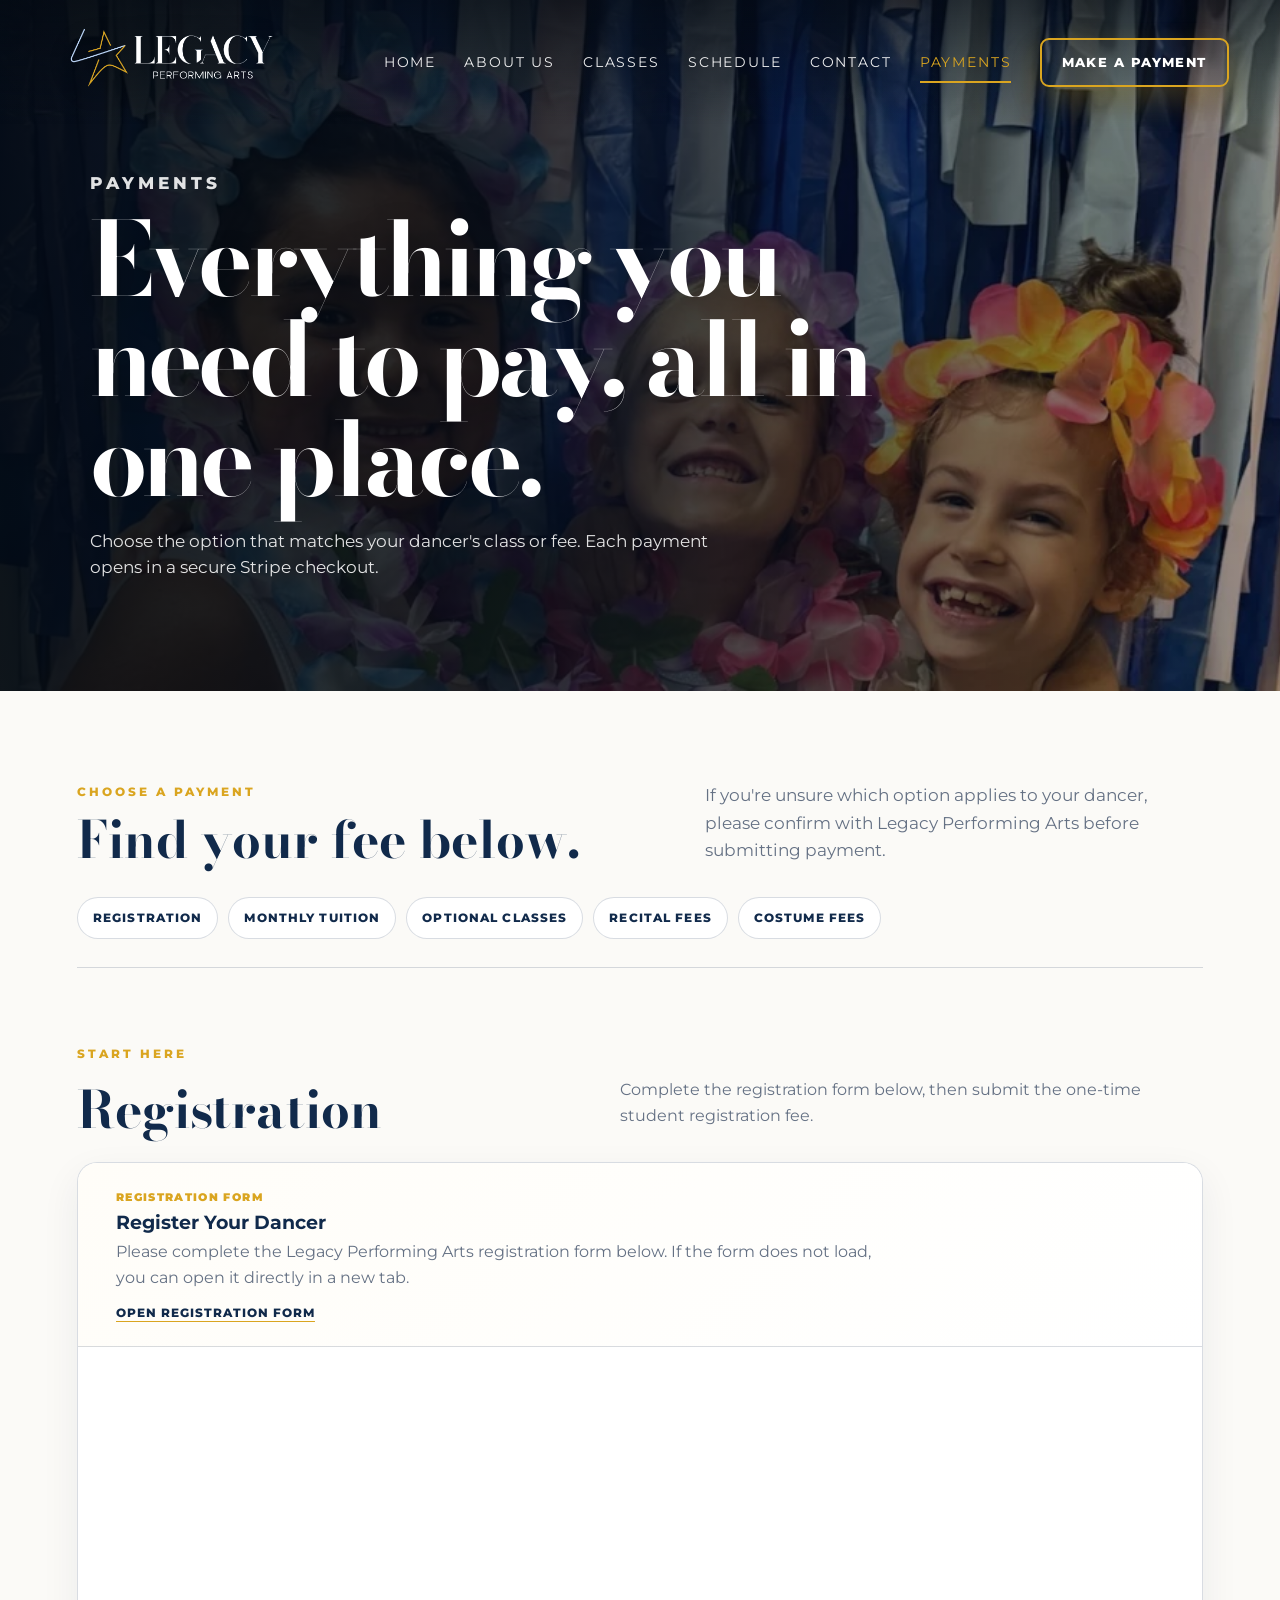
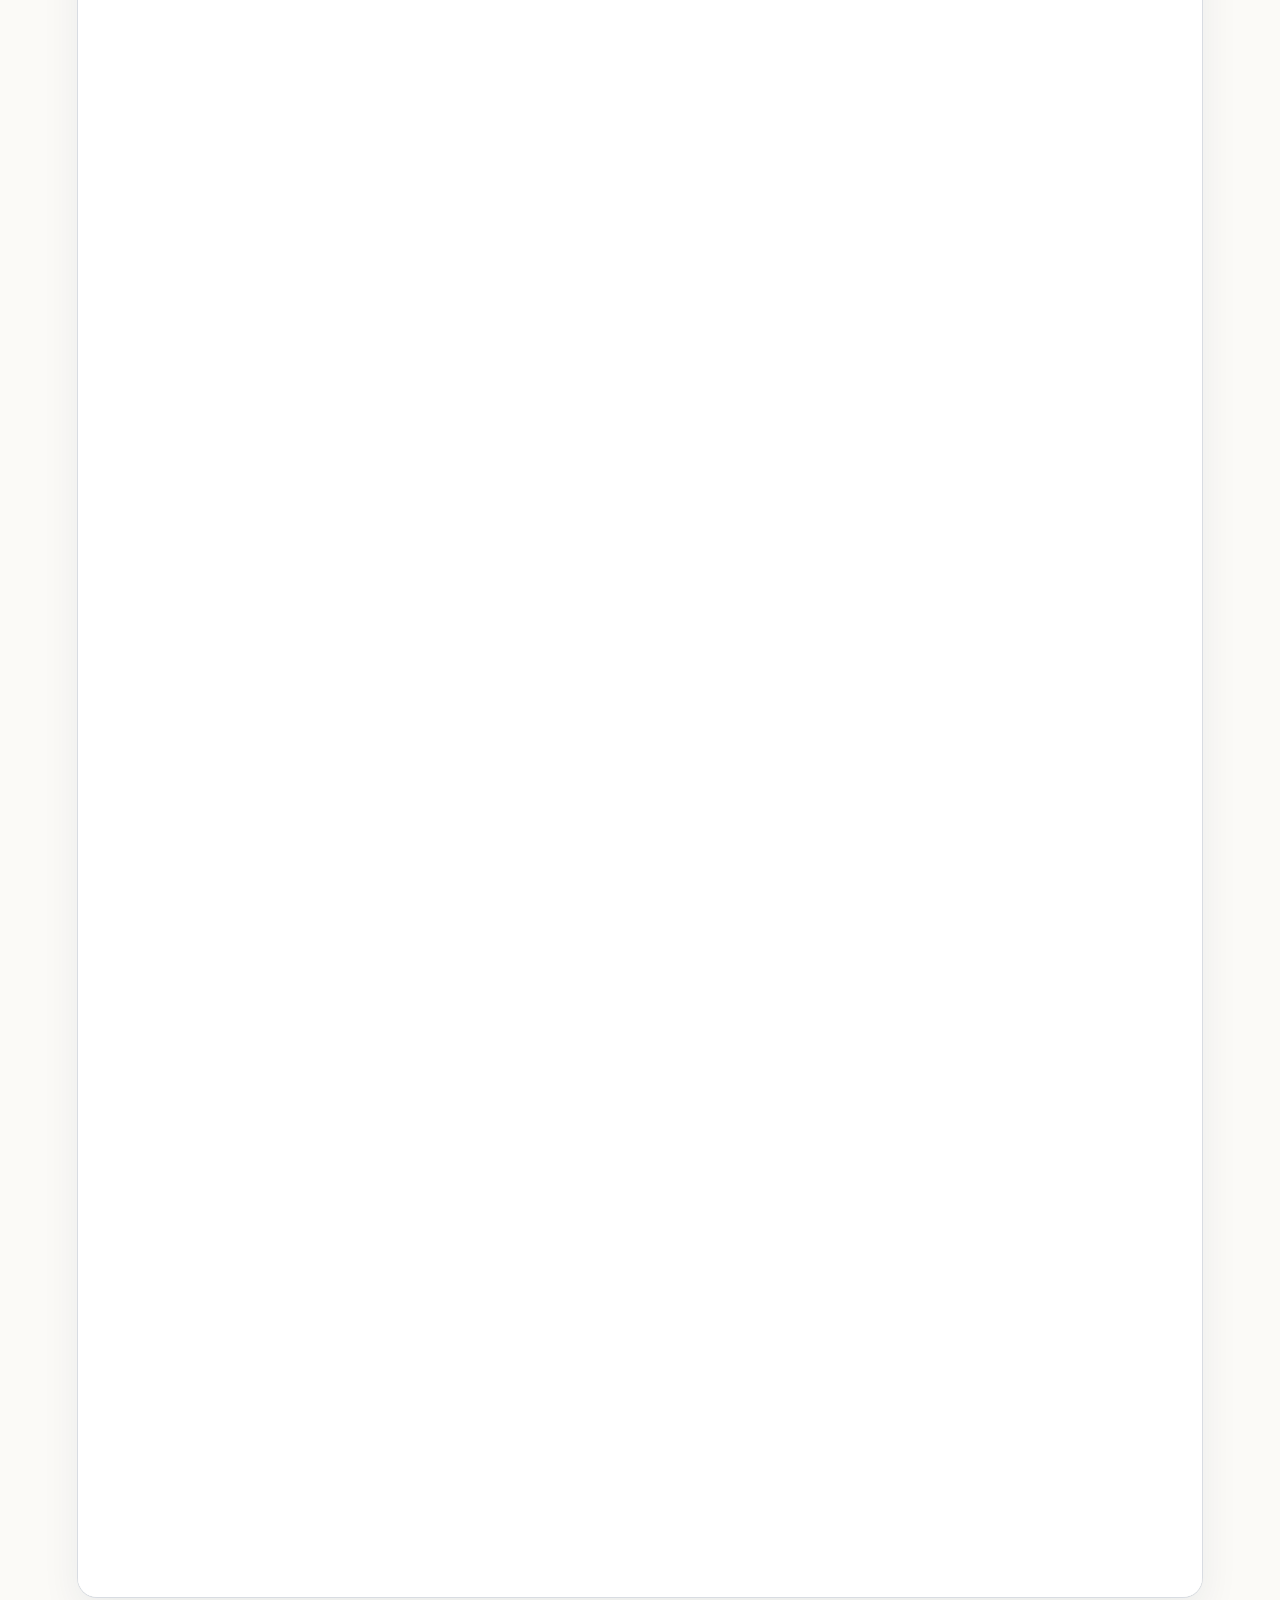
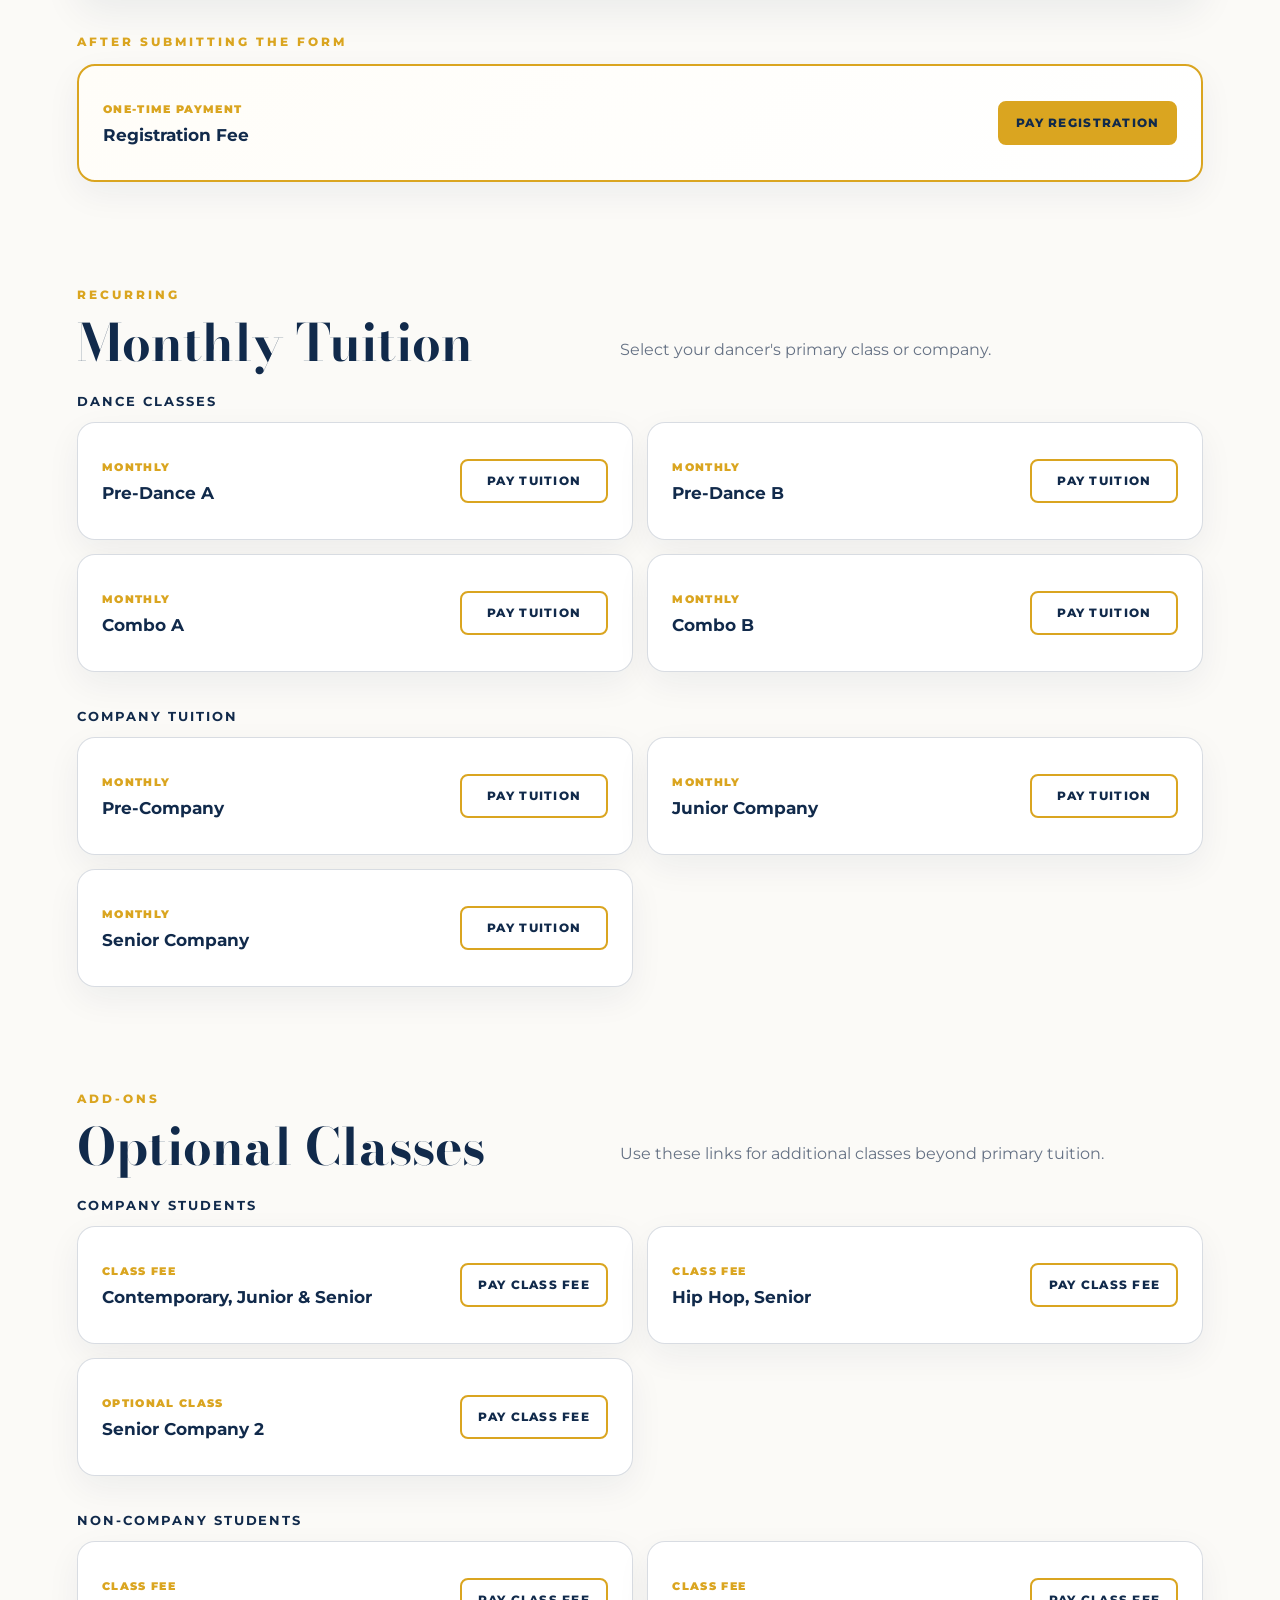
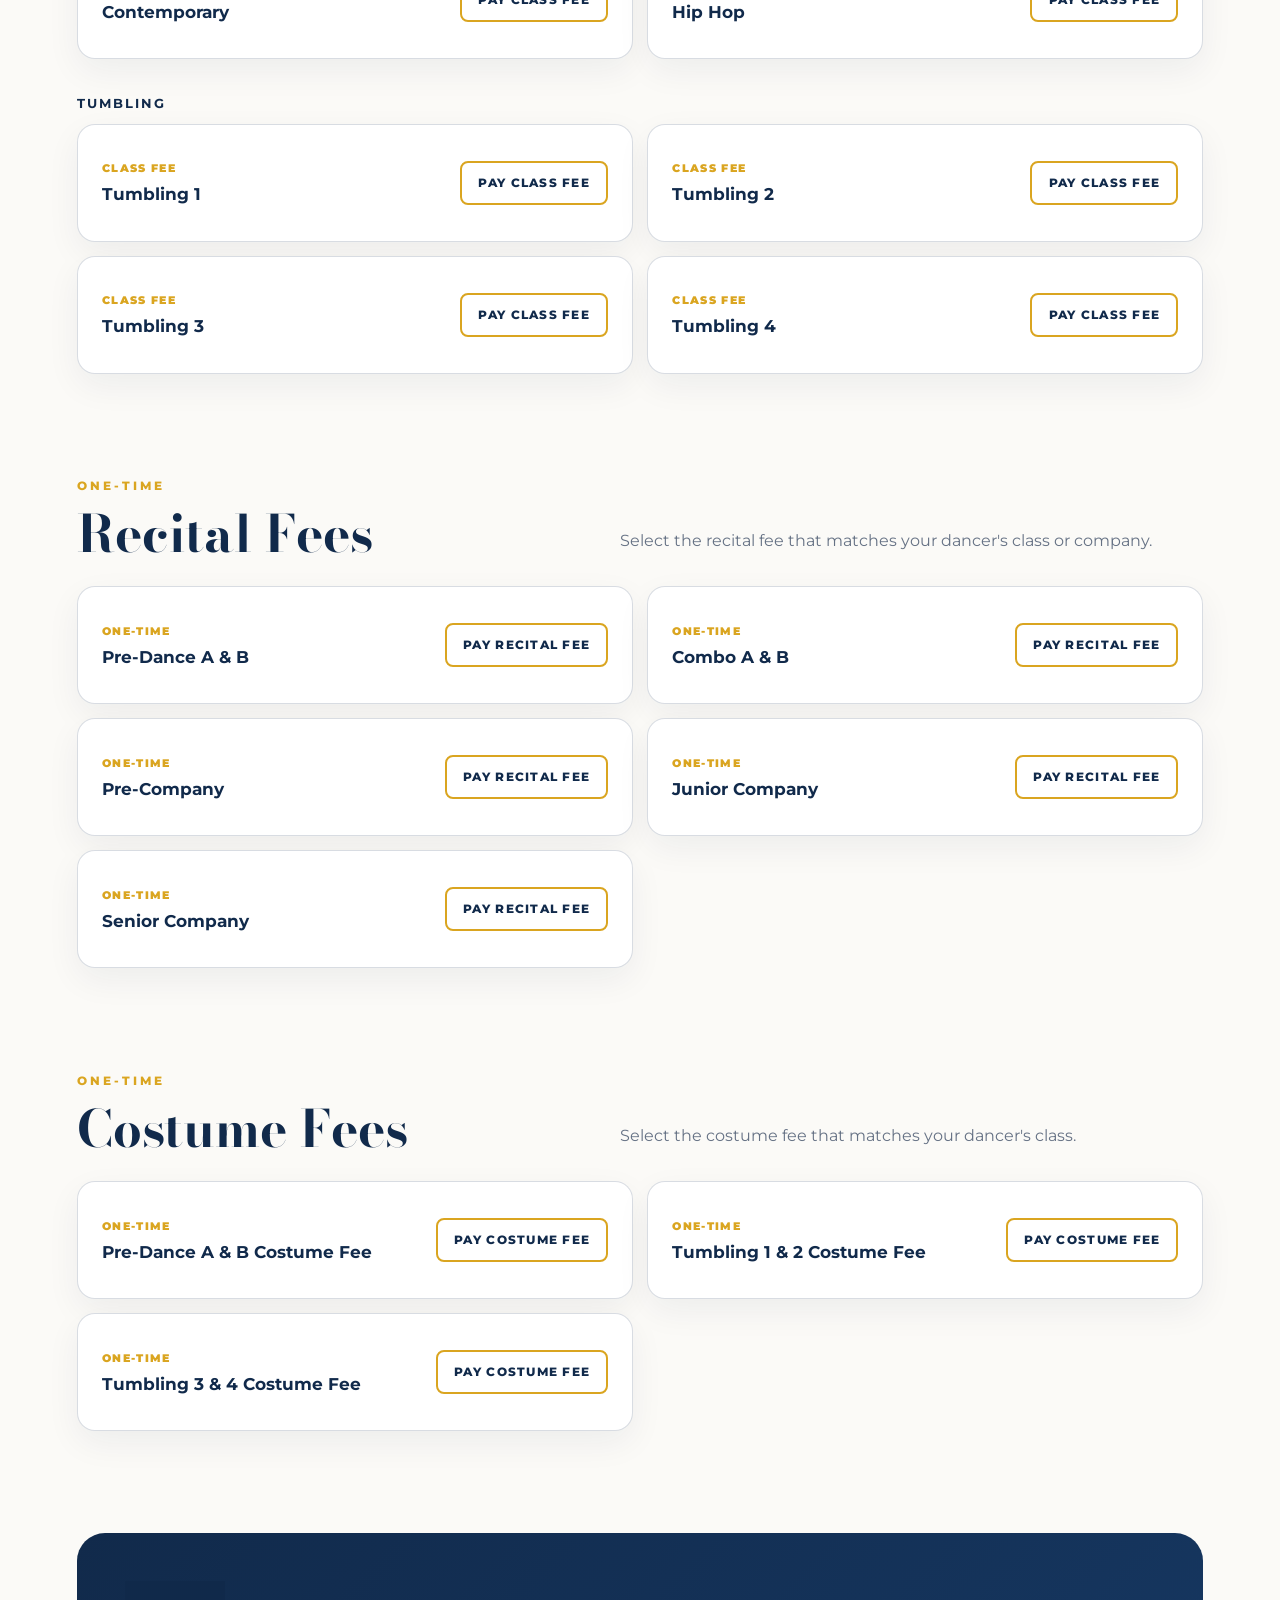
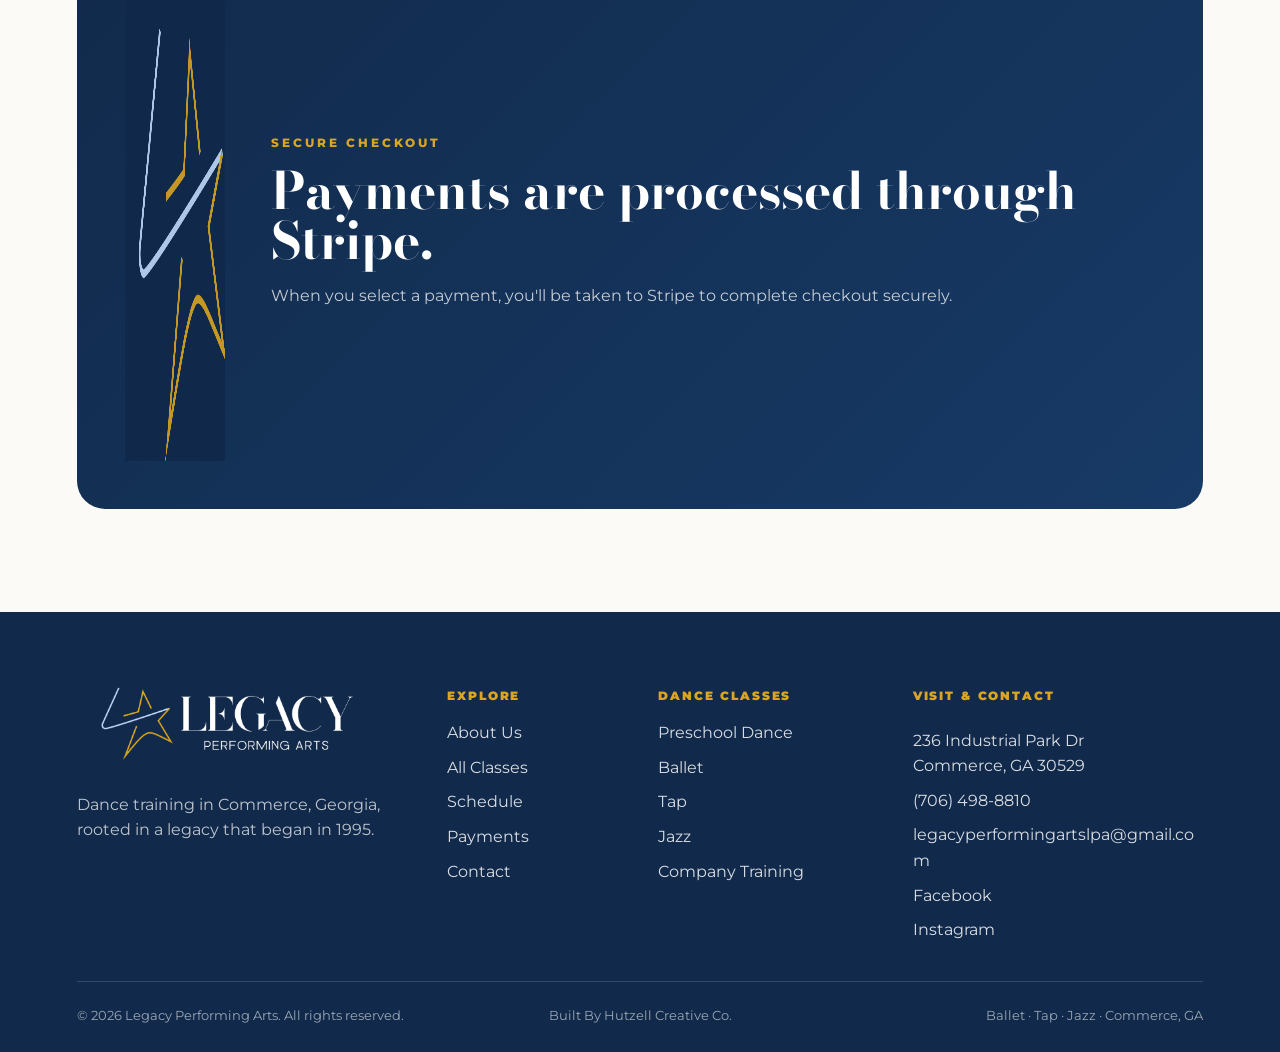
<file: payments.html>
<!DOCTYPE html>

<html lang="en">
<head>
<meta charset="utf-8"/>
<meta content="width=device-width, initial-scale=1, viewport-fit=cover" name="viewport"/>
<meta content="#132f52" name="theme-color"/>
<link href="assets/favicon-32.png?v=20260819" rel="icon" sizes="32x32" type="image/png"/>
<link href="assets/favicon-192.png?v=20260819" rel="icon" sizes="192x192" type="image/png"/>
<link href="assets/apple-touch-icon.png?v=20260819" rel="apple-touch-icon" sizes="180x180"/>
<link href="favicon.ico?v=20260819" rel="shortcut icon"/>
<title>Dance Tuition &amp; Registration | Legacy Performing Arts | Commerce, GA</title>
<meta content="Pay registration, monthly dance tuition, optional class fees and recital fees for Legacy Performing Arts in Commerce, Georgia." name="description"/>
<meta content="index,follow,max-image-preview:large" name="robots"/>
<link href="https://legacyperformingarts.org/payments.html" rel="canonical"/>
<meta content="US-GA" name="geo.region"/>
<meta content="Commerce" name="geo.placename"/>
<meta content="website" property="og:type"/>
<meta content="Legacy Performing Arts" property="og:site_name"/>
<meta content="en_US" property="og:locale"/>
<meta content="Dance Tuition &amp; Registration | Legacy Performing Arts | Commerce, GA" property="og:title"/>
<meta content="Pay registration, monthly dance tuition, optional class fees and recital fees for Legacy Performing Arts in Commerce, Georgia." property="og:description"/>
<meta content="https://legacyperformingarts.org/payments.html" property="og:url"/>
<meta content="https://legacyperformingarts.org/assets/payments-hero-desktop.webp" property="og:image"/>
<meta content="summary_large_image" name="twitter:card"/>
<meta content="Dance Tuition &amp; Registration | Legacy Performing Arts | Commerce, GA" name="twitter:title"/>
<meta content="Pay registration, monthly dance tuition, optional class fees and recital fees for Legacy Performing Arts in Commerce, Georgia." name="twitter:description"/>
<meta content="https://legacyperformingarts.org/assets/payments-hero-desktop.webp" name="twitter:image"/>
<script type="application/ld+json">{"@context":"https://schema.org","@graph":[{"@type":"LocalBusiness","@id":"https://legacyperformingarts.org/#business","name":"Legacy Performing Arts","alternateName":"Commerce School of Dance","url":"https://legacyperformingarts.org/","logo":"https://legacyperformingarts.org/assets/logo-transparent-dark.png","image":"https://legacyperformingarts.org/assets/home-hero-desktop.webp","description":"Dance studio in Commerce, Georgia offering ballet, tap, jazz, preschool dance and company training.","telephone":"+1-706-498-8810","email":"legacyperformingartslpa@gmail.com","foundingDate":"1995","address":{"@type":"PostalAddress","streetAddress":"236 Industrial Park Dr","addressLocality":"Commerce","addressRegion":"GA","postalCode":"30529","addressCountry":"US"},"sameAs":["https://www.facebook.com/61565186416254/","https://www.instagram.com/legacylpa/"]},{"@type":"WebPage","@id":"https://legacyperformingarts.org/payments.html#webpage","url":"https://legacyperformingarts.org/payments.html","name":"Dance Tuition & Registration | Legacy Performing Arts | Commerce, GA","description":"Pay registration, monthly dance tuition, optional class fees and recital fees for Legacy Performing Arts in Commerce, Georgia.","isPartOf":{"@id":"https://legacyperformingarts.org/#website"},"about":{"@id":"https://legacyperformingarts.org/#business"}}]}</script>
<link href="https://fonts.googleapis.com" rel="preconnect"/>
<link crossorigin="" href="https://fonts.gstatic.com" rel="preconnect"/>
<link href="https://fonts.googleapis.com/css2?family=Bodoni+Moda:opsz,wght@6..96,500;6..96,600;6..96,700&amp;family=Montserrat:wght@400;500;600;700;800;900&amp;display=swap" rel="stylesheet"/>
<link href="styles.css?v=20260820-registration" rel="stylesheet"/>
</head>
<body>
<header class="site-header">
<a aria-label="Legacy Performing Arts home" class="brand" href="index.html"><img alt="Legacy Performing Arts" decoding="async" height="541" src="assets/logo-transparent-light.png" width="1920"/></a>
<button aria-controls="primary-navigation" aria-expanded="false" aria-label="Open navigation" class="nav-toggle">Menu</button>
<nav aria-label="Primary navigation" class="nav" id="primary-navigation">
<a href="index.html">Home</a>
<a href="about.html">About Us</a>
<a href="classes.html">Classes</a>
<a href="schedule.html">Schedule</a>
<a href="contact.html">Contact</a>
<a class="active" href="payments.html">Payments</a>
<a class="button button-small" href="#payment-options">Make a Payment</a>
</nav>
</header>
<main>
<section class="page-hero payments-hero">
<div class="hero-overlay"></div>
<div class="page-hero-copy">
<p class="eyebrow">Payments</p>
<h1>Everything you need to pay, all in one place.</h1>
<p>Choose the option that matches your dancer's class or fee. Each payment opens in a secure Stripe checkout.</p>
</div>
</section>
<section class="payments-shell" id="payment-options">
<div class="payment-intro reveal-fade">
<div>
<p class="eyebrow">Choose a payment</p>
<h2>Find your fee below.</h2>
</div>
<p>If you're unsure which option applies to your dancer, please confirm with Legacy Performing Arts before submitting payment.</p>
</div>
<nav aria-label="Payment categories" class="payment-jump-links reveal-up">
<a href="#registration">Registration</a>
<a href="#monthly-tuition">Monthly Tuition</a>
<a href="#optional-classes">Optional Classes</a>
<a href="#recital-fees">Recital Fees</a>
<a href="#costume-fees">Costume Fees</a>
</nav>
<section class="payment-section reveal-up" id="registration">
<div class="payment-section-heading">
<p class="eyebrow">Start here</p>
<h2>Registration</h2>
<p>Complete the registration form below, then submit the one-time student registration fee.</p>
</div>
<div class="registration-form-card">
<div class="registration-form-copy">
<span class="payment-type">Registration form</span>
<h3>Register Your Dancer</h3>
<p>Please complete the Legacy Performing Arts registration form below. If the form does not load, you can open it directly in a new tab.</p>
<a class="registration-form-link" href="https://docs.google.com/forms/d/e/1FAIpQLSc1v2_1Aqchzwbif_gi0x0vtQUstxxMw6G-65l_q8facSzgkQ/viewform" rel="noopener" target="_blank">Open registration form</a>
</div>
<div class="registration-form-embed">
<iframe src="https://docs.google.com/forms/d/e/1FAIpQLSc1v2_1Aqchzwbif_gi0x0vtQUstxxMw6G-65l_q8facSzgkQ/viewform?embedded=true" title="Legacy Performing Arts registration form" loading="lazy">Loading…</iframe>
</div>
</div>
<div class="registration-payment-step">
<p class="eyebrow">After submitting the form</p>
<div class="payment-list payment-list-single">
<article class="payment-option featured">
<div class="payment-option-copy">
<span class="payment-type">One-time payment</span>
<h3>Registration Fee</h3>
</div>
<a class="button" href="https://buy.stripe.com/5kQfZh8hFbZx790fxR6Vq0e" rel="noopener" target="_blank">Pay Registration</a>
</article>
</div>
</div>
</section>
<section class="payment-section reveal-up" id="monthly-tuition">
<div class="payment-section-heading">
<p class="eyebrow">Recurring</p>
<h2>Monthly Tuition</h2>
<p>Select your dancer's primary class or company.</p>
</div>
<div class="payment-subgroup">
<h3>Dance Classes</h3>
<div class="payment-list">
<article class="payment-option">
<div class="payment-option-copy"><span class="payment-type">Monthly</span><h3>Pre-Dance A</h3></div>
<a class="button secondary" href="https://buy.stripe.com/4gM4gz55t9RpfFw1H16Vq0b" rel="noopener" target="_blank">Pay Tuition</a>
</article>
<article class="payment-option">
<div class="payment-option-copy"><span class="payment-type">Monthly</span><h3>Pre-Dance B</h3></div>
<a class="button secondary" href="https://buy.stripe.com/4gM14ngObd3B0KC5Xh6Vq0a" rel="noopener" target="_blank">Pay Tuition</a>
</article>
<article class="payment-option">
<div class="payment-option-copy"><span class="payment-type">Monthly</span><h3>Combo A</h3></div>
<a class="button secondary" href="https://buy.stripe.com/5kQcN51Th9RpfFw3P96Vq0c" rel="noopener" target="_blank">Pay Tuition</a>
</article>
<article class="payment-option">
<div class="payment-option-copy"><span class="payment-type">Monthly</span><h3>Combo B</h3></div>
<a class="button secondary" href="https://buy.stripe.com/6oUcN52XlaVtfFwadx6Vq00" rel="noopener" target="_blank">Pay Tuition</a>
</article>
</div>
</div>
<div class="payment-subgroup">
<h3>Company Tuition</h3>
<div class="payment-list">
<article class="payment-option">
<div class="payment-option-copy"><span class="payment-type">Monthly</span><h3>Pre-Company</h3></div>
<a class="button secondary" href="https://buy.stripe.com/8x200j55t5B9ctk0CX6Vq03" rel="noopener" target="_blank">Pay Tuition</a>
</article>
<article class="payment-option">
<div class="payment-option-copy"><span class="payment-type">Monthly</span><h3>Junior Company</h3></div>
<a class="button secondary" href="https://buy.stripe.com/00wcN51ThaVtfFw85p6Vq06" rel="noopener" target="_blank">Pay Tuition</a>
</article>
<article class="payment-option">
<div class="payment-option-copy"><span class="payment-type">Monthly</span><h3>Senior Company</h3></div>
<a class="button secondary" href="https://buy.stripe.com/8x28wP1ThaVt7905Xh6Vq07" rel="noopener" target="_blank">Pay Tuition</a>
</article>
</div>
</div>
</section>
<section class="payment-section reveal-up" id="optional-classes">
<div class="payment-section-heading">
<p class="eyebrow">Add-ons</p>
<h2>Optional Classes</h2>
<p>Use these links for additional classes beyond primary tuition.</p>
</div>
<div class="payment-subgroup">
<h3>Company Students</h3>
<div class="payment-list">
<article class="payment-option">
<div class="payment-option-copy"><span class="payment-type">Class fee</span><h3>Contemporary, Junior &amp; Senior</h3></div>
<a class="button secondary" href="https://buy.stripe.com/3cIcN5fK75B97904Td6Vq04" rel="noopener" target="_blank">Pay Class Fee</a>
</article>
<article class="payment-option">
<div class="payment-option-copy"><span class="payment-type">Class fee</span><h3>Hip Hop, Senior</h3></div>
<a class="button secondary" href="https://buy.stripe.com/fZu14ncxVgfNdxo3P96Vq01" rel="noopener" target="_blank">Pay Class Fee</a>
</article>
<article class="payment-option">
<div class="payment-option-copy"><span class="payment-type">Optional class</span><h3>Senior Company 2</h3></div>
<a class="button secondary" href="https://buy.stripe.com/bJe9AT2Xl5B9ctk0CX6Vq02" rel="noopener" target="_blank">Pay Class Fee</a>
</article>
</div>
</div>
<div class="payment-subgroup">
<h3>Non-Company Students</h3>
<div class="payment-list">
<article class="payment-option">
<div class="payment-option-copy"><span class="payment-type">Class fee</span><h3>Contemporary</h3></div>
<a class="button secondary" href="https://buy.stripe.com/aFaeVddBZe7FalcfxR6Vq05" rel="noopener" target="_blank">Pay Class Fee</a>
</article>
<article class="payment-option">
<div class="payment-option-copy"><span class="payment-type">Class fee</span><h3>Hip Hop</h3></div>
<a class="button secondary" href="https://buy.stripe.com/5kQ7sLbtRbZxfFw3P96Vq09" rel="noopener" target="_blank">Pay Class Fee</a>
</article>
</div>
</div>
<div class="payment-subgroup">
<h3>Tumbling</h3>
<div class="payment-list">
<article class="payment-option">
<div class="payment-option-copy"><span class="payment-type">Class fee</span><h3>Tumbling 1</h3></div>
<a class="button secondary" href="https://buy.stripe.com/8x200japN1kTalc3P96Vq0i" rel="noopener" target="_blank">Pay Class Fee</a>
</article>
<article class="payment-option">
<div class="payment-option-copy"><span class="payment-type">Class fee</span><h3>Tumbling 2</h3></div>
<a class="button secondary" href="https://buy.stripe.com/14AaEX9lJ8Nl8d4etN6Vq0j" rel="noopener" target="_blank">Pay Class Fee</a>
</article>
<article class="payment-option">
<div class="payment-option-copy"><span class="payment-type">Class fee</span><h3>Tumbling 3</h3></div>
<a class="button secondary" href="https://buy.stripe.com/28EbJ1eG37Jhalc99t6Vq0k" rel="noopener" target="_blank">Pay Class Fee</a>
</article>
<article class="payment-option">
<div class="payment-option-copy"><span class="payment-type">Class fee</span><h3>Tumbling 4</h3></div>
<a class="button secondary" href="https://buy.stripe.com/7sY28rapNe7F1OG71l6Vq0l" rel="noopener" target="_blank">Pay Class Fee</a>
</article>
</div>
</div>
</section>
<section class="payment-section reveal-up" id="recital-fees">
<div class="payment-section-heading">
<p class="eyebrow">One-time</p>
<h2>Recital Fees</h2>
<p>Select the recital fee that matches your dancer's class or company.</p>
</div>
<div class="payment-list">
<article class="payment-option">
<div class="payment-option-copy"><span class="payment-type">One-time</span><h3>Pre-Dance A &amp; B</h3></div>
<a class="button secondary" href="https://buy.stripe.com/4gM28r55td3Bbpg85p6Vq0f" rel="noopener" target="_blank">Pay Recital Fee</a>
</article>
<article class="payment-option">
<div class="payment-option-copy"><span class="payment-type">One-time</span><h3>Combo A &amp; B</h3></div>
<a class="button secondary" href="https://buy.stripe.com/14A6oHdBZ9Rpdxoadx6Vq0g" rel="noopener" target="_blank">Pay Recital Fee</a>
</article>
<article class="payment-option">
<div class="payment-option-copy"><span class="payment-type">One-time</span><h3>Pre-Company</h3></div>
<a class="button secondary" href="https://buy.stripe.com/bJe6oH41p7Jh0KCclF6Vq0h" rel="noopener" target="_blank">Pay Recital Fee</a>
</article>
<article class="payment-option">
<div class="payment-option-copy"><span class="payment-type">One-time</span><h3>Junior Company</h3></div>
<a class="button secondary" href="https://buy.stripe.com/00waEXgOb6FdfFw2L56Vq08" rel="noopener" target="_blank">Pay Recital Fee</a>
</article>
<article class="payment-option">
<div class="payment-option-copy"><span class="payment-type">One-time</span><h3>Senior Company</h3></div>
<a class="button secondary" href="https://buy.stripe.com/6oUcN57dBbZx64WfxR6Vq0d" rel="noopener" target="_blank">Pay Recital Fee</a>
</article>
</div>
</section>
<section class="payment-section reveal-up" id="costume-fees">
<div class="payment-section-heading">
<p class="eyebrow">One-time</p>
<h2>Costume Fees</h2>
<p>Select the costume fee that matches your dancer's class.</p>
</div>
<div class="payment-list">
<article class="payment-option">
<div class="payment-option-copy"><span class="payment-type">One-time</span><h3>Pre-Dance A &amp; B Costume Fee</h3></div>
<a class="button secondary" href="https://buy.stripe.com/4gM28r55td3Bbpg85p6Vq0f" rel="noopener" target="_blank">Pay Costume Fee</a>
</article>
<article class="payment-option">
<div class="payment-option-copy"><span class="payment-type">One-time</span><h3>Tumbling 1 &amp; 2 Costume Fee</h3></div>
<a class="button secondary" href="https://buy.stripe.com/4gM5kD0Pd1kTalcclF6Vq0m" rel="noopener" target="_blank">Pay Costume Fee</a>
</article>
<article class="payment-option">
<div class="payment-option-copy"><span class="payment-type">One-time</span><h3>Tumbling 3 &amp; 4 Costume Fee</h3></div>
<a class="button secondary" href="https://buy.stripe.com/00w9ATdBZ2oX9h82L56Vq0n" rel="noopener" target="_blank">Pay Costume Fee</a>
</article>
</div>
</section>
<aside class="payment-callout reveal-fade">
<img alt="" aria-hidden="true" decoding="async" height="480" loading="lazy" src="assets/star-mark.png" width="490"/>
<div>
<p class="eyebrow">Secure checkout</p>
<h2>Payments are processed through Stripe.</h2>
<p>When you select a payment, you'll be taken to Stripe to complete checkout securely.</p>
</div>
</aside>
</section>
</main>
<footer class="site-footer">
<div class="footer-inner">
<div class="footer-brand">
<a aria-label="Legacy Performing Arts home" href="index.html"><img alt="Legacy Performing Arts" src="assets/logo-transparent-light.png"/></a>
<p>Dance training in Commerce, Georgia, rooted in a legacy that began in 1995.</p>
</div>
<div class="footer-column">
<p class="footer-heading">Explore</p>
<nav aria-label="Footer navigation" class="footer-nav">
<a href="about.html">About Us</a>
<a href="classes.html">All Classes</a>
<a href="schedule.html">Schedule</a>
<a href="payments.html">Payments</a>
<a href="contact.html">Contact</a>
</nav>
</div>
<div class="footer-column">
<p class="footer-heading">Dance Classes</p>
<nav aria-label="Dance class navigation" class="footer-nav">
<a href="preschool-dance.html">Preschool Dance</a>
<a href="ballet-classes.html">Ballet</a>
<a href="tap-classes.html">Tap</a>
<a href="jazz-classes.html">Jazz</a>
<a href="company-dance.html">Company Training</a>
</nav>
</div>
<div class="footer-column footer-contact">
<p class="footer-heading">Visit &amp; Contact</p>
<address>
<a href="https://www.google.com/maps/search/?api=1&amp;query=236+Industrial+Park+Dr+Commerce+GA+30529" rel="noopener noreferrer" target="_blank">236 Industrial Park Dr<br/>Commerce, GA 30529</a>
</address>
<a href="tel:+17064988810">(706) 498-8810</a>
<a href="mailto:legacyperformingartslpa@gmail.com">legacyperformingartslpa@gmail.com</a>
<a href="https://www.facebook.com/61565186416254/" rel="noopener noreferrer" target="_blank">Facebook</a>
<a href="https://www.instagram.com/legacylpa/" rel="noopener noreferrer" target="_blank">Instagram</a>
</div>
</div>
<div class="footer-bottom">
<p>© <span id="year"></span> Legacy Performing Arts. All rights reserved.</p>
<p class="footer-credit">Built By Hutzell Creative Co.</p>
<p>Ballet · Tap · Jazz · Commerce, GA</p>
</div>
</footer>
<script src="script.js?v=20260819-android-typefix"></script>
</body>
</html>
</file>
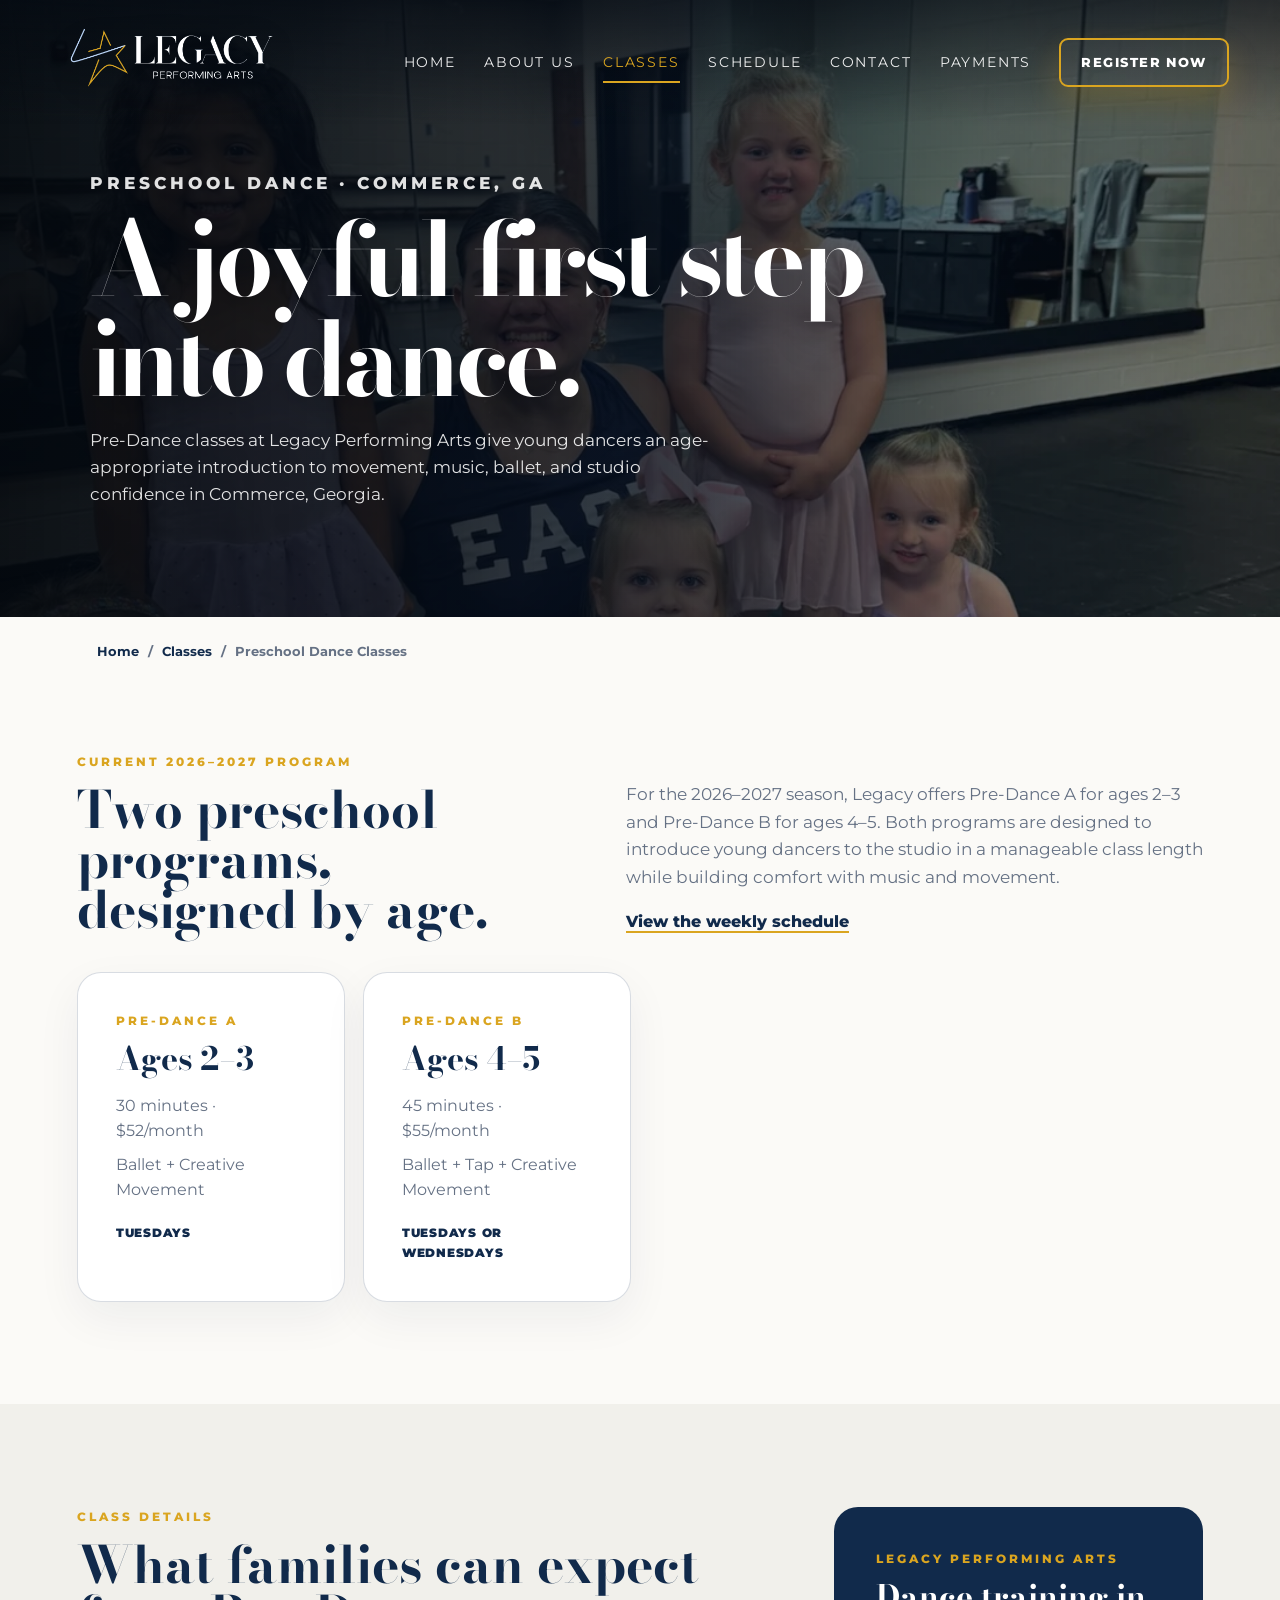
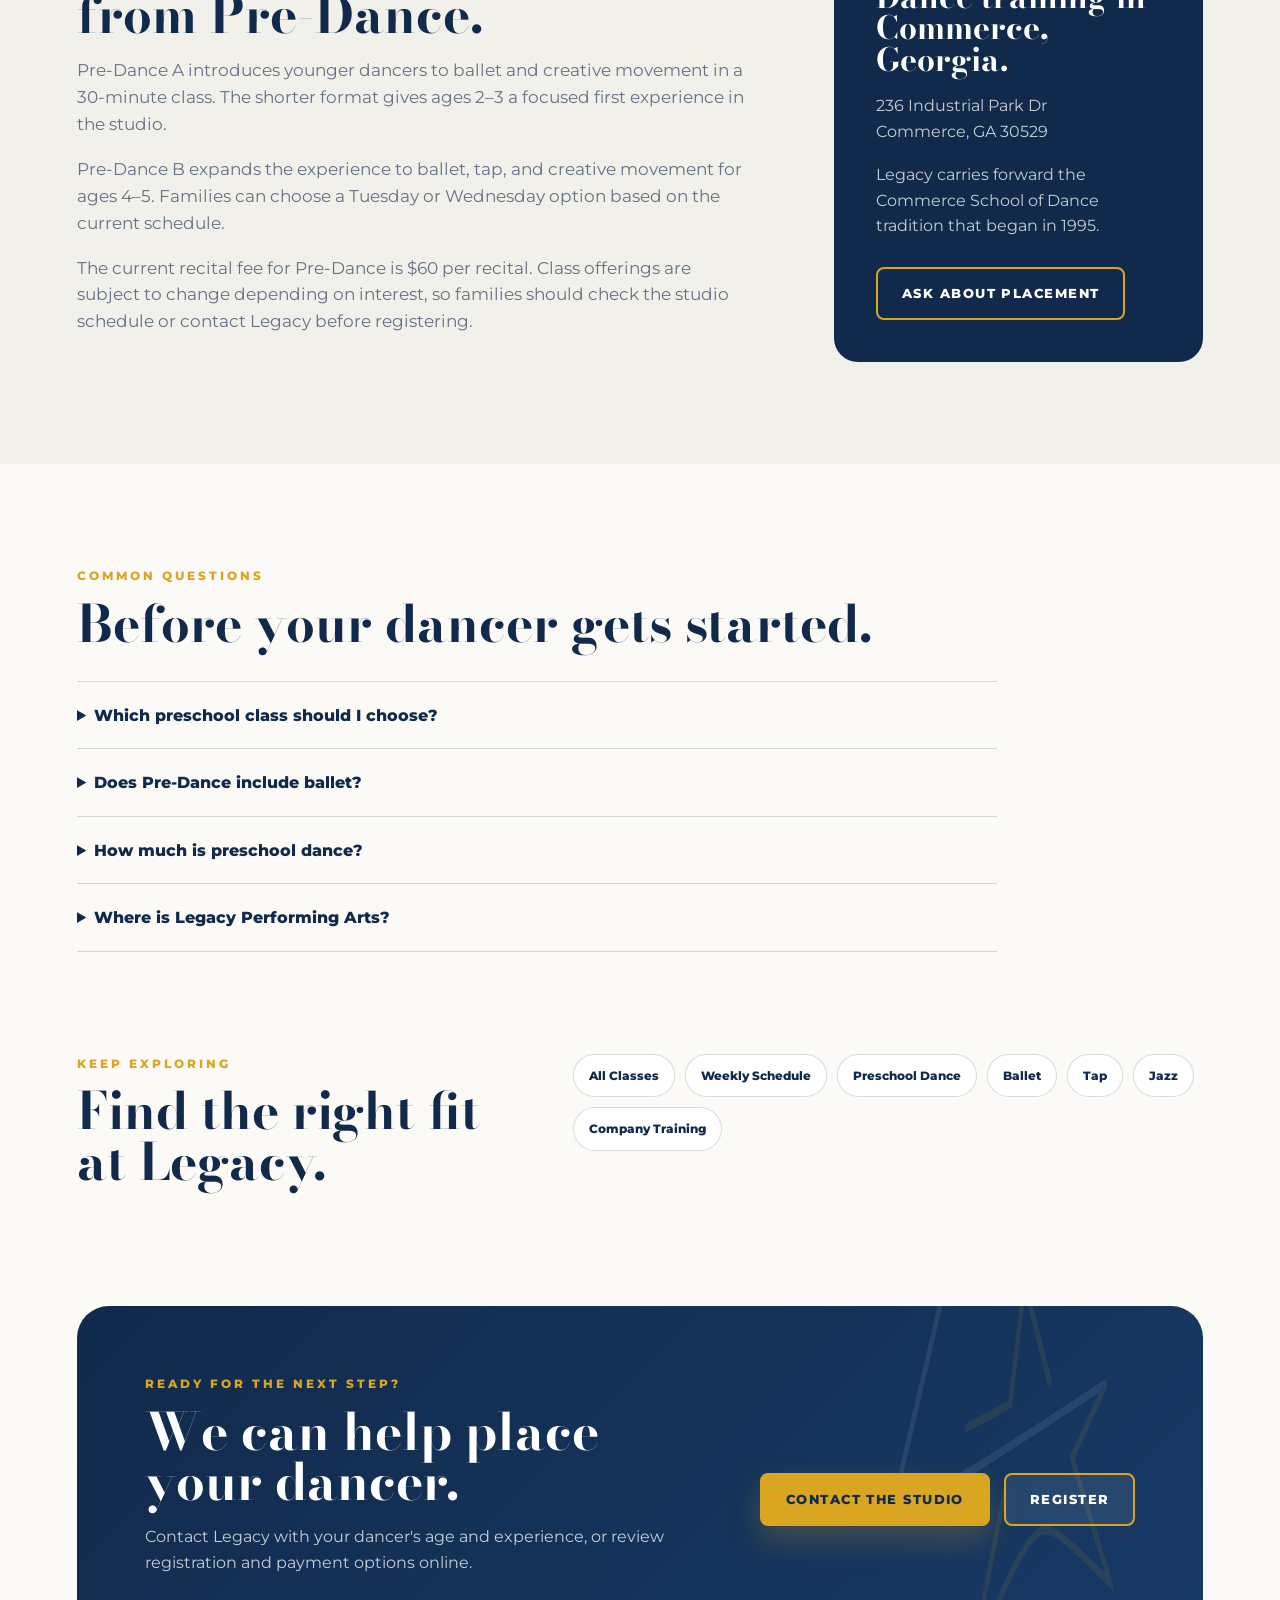
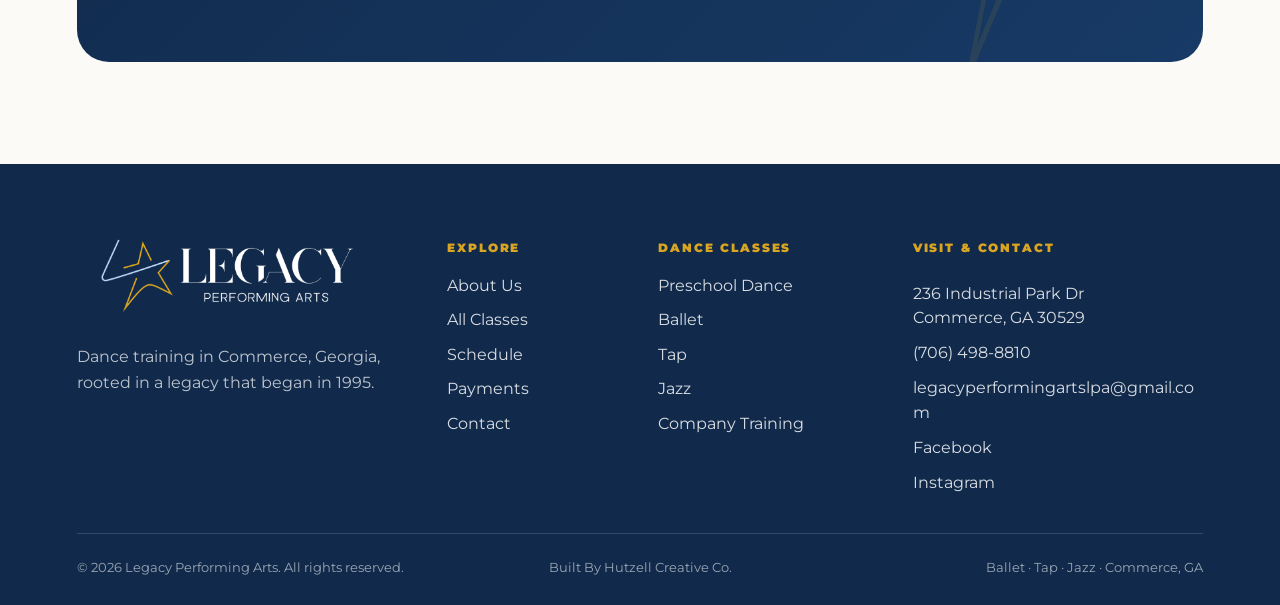
<file: preschool-dance.html>
<!DOCTYPE html>

<html lang="en">
<head>
<meta charset="utf-8"/>
<meta content="width=device-width, initial-scale=1, viewport-fit=cover" name="viewport"/>
<meta content="#132f52" name="theme-color"/>
<link href="assets/favicon-32.png?v=20260819" rel="icon" sizes="32x32" type="image/png"/><link href="assets/favicon-192.png?v=20260819" rel="icon" sizes="192x192" type="image/png"/><link href="assets/apple-touch-icon.png?v=20260819" rel="apple-touch-icon" sizes="180x180"/><link href="favicon.ico?v=20260819" rel="shortcut icon"/>
<title>Preschool Dance Classes in Commerce, GA | Legacy Performing Arts</title>
<meta content="Preschool dance classes in Commerce, GA for ages 2–5 at Legacy Performing Arts. Explore Pre-Dance ballet, tap, creative movement, tuition and weekly options." name="description"/>
<meta content="index,follow,max-image-preview:large" name="robots"/>
<link href="https://legacyperformingarts.org/preschool-dance.html" rel="canonical"/>
<meta content="US-GA" name="geo.region"/><meta content="Commerce" name="geo.placename"/>
<meta content="website" property="og:type"/><meta content="Legacy Performing Arts" property="og:site_name"/><meta content="en_US" property="og:locale"/>
<meta content="Preschool Dance Classes in Commerce, GA | Legacy Performing Arts" property="og:title"/><meta content="Preschool dance classes in Commerce, GA for ages 2–5 at Legacy Performing Arts. Explore Pre-Dance ballet, tap, creative movement, tuition and weekly options." property="og:description"/><meta content="https://legacyperformingarts.org/preschool-dance.html" property="og:url"/><meta content="https://legacyperformingarts.org/assets/home-legacy-difference.webp" property="og:image"/><meta content="Legacy Performing Arts dance studio in Commerce, Georgia" property="og:image:alt"/>
<meta content="summary_large_image" name="twitter:card"/><meta content="Preschool Dance Classes in Commerce, GA | Legacy Performing Arts" name="twitter:title"/><meta content="Preschool dance classes in Commerce, GA for ages 2–5 at Legacy Performing Arts. Explore Pre-Dance ballet, tap, creative movement, tuition and weekly options." name="twitter:description"/><meta content="https://legacyperformingarts.org/assets/home-legacy-difference.webp" name="twitter:image"/>
<script type="application/ld+json">{"@context":"https://schema.org","@graph":[{"@type":"LocalBusiness","@id":"https://legacyperformingarts.org/#business","name":"Legacy Performing Arts","alternateName":"Commerce School of Dance","url":"https://legacyperformingarts.org/","logo":"https://legacyperformingarts.org/assets/logo-transparent-dark.png","image":"https://legacyperformingarts.org/assets/home-hero-desktop.webp","description":"Dance studio in Commerce, Georgia offering ballet, tap, jazz, preschool dance and company training.","telephone":"+1-706-498-8810","email":"legacyperformingartslpa@gmail.com","foundingDate":"1995","address":{"@type":"PostalAddress","streetAddress":"236 Industrial Park Dr","addressLocality":"Commerce","addressRegion":"GA","postalCode":"30529","addressCountry":"US"},"sameAs":["https://www.facebook.com/61565186416254/","https://www.instagram.com/legacylpa/"]},{"@type":"WebPage","@id":"https://legacyperformingarts.org/preschool-dance.html#webpage","url":"https://legacyperformingarts.org/preschool-dance.html","name":"Preschool Dance Classes in Commerce, GA | Legacy Performing Arts","description":"Preschool dance classes in Commerce, GA for ages 2\u20135 at Legacy Performing Arts. Explore Pre-Dance ballet, tap, creative movement, tuition and weekly options.","isPartOf":{"@id":"https://legacyperformingarts.org/#website"},"about":{"@id":"https://legacyperformingarts.org/#business"}},{"@type":"BreadcrumbList","itemListElement":[{"@type":"ListItem","position":1,"name":"Home","item":"https://legacyperformingarts.org/"},{"@type":"ListItem","position":2,"name":"Classes","item":"https://legacyperformingarts.org/classes.html"},{"@type":"ListItem","position":3,"name":"Preschool Dance Classes","item":"https://legacyperformingarts.org/preschool-dance.html"}]},{"@type":"Service","@id":"https://legacyperformingarts.org/preschool-dance.html#service","name":"Preschool Dance Classes","description":"Preschool dance classes for ages 2\u20135 in Commerce, Georgia, including ballet, creative movement, and introductory tap.","provider":{"@id":"https://legacyperformingarts.org/#business"},"areaServed":{"@type":"City","name":"Commerce","containedInPlace":{"@type":"State","name":"Georgia"}},"url":"https://legacyperformingarts.org/preschool-dance.html"}]}</script>
<link href="https://fonts.googleapis.com" rel="preconnect"/><link crossorigin="" href="https://fonts.gstatic.com" rel="preconnect"/><link href="https://fonts.googleapis.com/css2?family=Bodoni+Moda:opsz,wght@6..96,500;6..96,600;6..96,700&amp;family=Montserrat:wght@400;500;600;700;800;900&amp;display=swap" rel="stylesheet"/>
<link href="styles.css?v=20260819-seo2" rel="stylesheet"/>
</head>
<body>
<header class="site-header">
<a aria-label="Legacy Performing Arts home" class="brand" href="index.html"><img alt="Legacy Performing Arts" decoding="async" height="541" src="assets/logo-transparent-light.png" width="1920"/></a>
<button aria-controls="primary-navigation" aria-expanded="false" aria-label="Open navigation" class="nav-toggle">Menu</button>
<nav aria-label="Primary navigation" class="nav" id="primary-navigation">
<a class="" href="index.html">Home</a>
<a class="" href="about.html">About Us</a>
<a class="active" href="classes.html">Classes</a>
<a class="" href="schedule.html">Schedule</a>
<a class="" href="contact.html">Contact</a>
<a class="" href="payments.html">Payments</a>
<a class="button button-small" href="payments.html#registration">Register Now</a>
</nav>
</header>
<main>
<section class="page-hero service-hero"><div class="hero-overlay"></div><div class="page-hero-copy"><p class="eyebrow">Preschool Dance · Commerce, GA</p><h1>A joyful first step into dance.</h1><p>Pre-Dance classes at Legacy Performing Arts give young dancers an age-appropriate introduction to movement, music, ballet, and studio confidence in Commerce, Georgia.</p></div></section>
<nav aria-label="Breadcrumb" class="breadcrumb"><a href="index.html">Home</a><span aria-hidden="true">/</span><a href="classes.html">Classes</a><span aria-hidden="true">/</span><span aria-current="page">Preschool Dance Classes</span></nav>
<section class="seo-service-intro"><div class="reveal-up"><p class="eyebrow">Current 2026–2027 Program</p><h2>Two preschool programs, designed by age.</h2></div><div class="reveal-up"><p>For the 2026–2027 season, Legacy offers Pre-Dance A for ages 2–3 and Pre-Dance B for ages 4–5. Both programs are designed to introduce young dancers to the studio in a manageable class length while building comfort with music and movement.</p><a class="text-link" href="schedule.html">View the weekly schedule</a></div></section>
<section class="seo-fact-grid reveal-stagger"><article class="seo-fact-card"><p class="eyebrow">Pre-Dance A</p><h3>Ages 2–3</h3><p>30 minutes · $52/month</p><p>Ballet + Creative Movement</p><span>Tuesdays</span></article><article class="seo-fact-card"><p class="eyebrow">Pre-Dance B</p><h3>Ages 4–5</h3><p>45 minutes · $55/month</p><p>Ballet + Tap + Creative Movement</p><span>Tuesdays or Wednesdays</span></article></section>
<section class="seo-detail-section"><div class="seo-detail-copy reveal-up"><p class="eyebrow">Class Details</p><h2>What families can expect from Pre-Dance.</h2><p>Pre-Dance A introduces younger dancers to ballet and creative movement in a 30-minute class. The shorter format gives ages 2–3 a focused first experience in the studio.</p><p>Pre-Dance B expands the experience to ballet, tap, and creative movement for ages 4–5. Families can choose a Tuesday or Wednesday option based on the current schedule.</p><p>The current recital fee for Pre-Dance is $60 per recital. Class offerings are subject to change depending on interest, so families should check the studio schedule or contact Legacy before registering.</p></div><aside class="seo-local-card reveal-up"><p class="eyebrow">Legacy Performing Arts</p><h3>Dance training in Commerce, Georgia.</h3><p>236 Industrial Park Dr<br/>Commerce, GA 30529</p><p>Legacy carries forward the Commerce School of Dance tradition that began in 1995.</p><a class="button secondary" href="contact.html">Ask About Placement</a></aside></section>
<section class="seo-faq-section"><div class="section-heading reveal-up"><p class="eyebrow">Common Questions</p><h2>Before your dancer gets started.</h2></div><div class="seo-faq-list reveal-up"><details><summary>Which preschool class should I choose?</summary><p>Pre-Dance A is listed for ages 2–3. Pre-Dance B is listed for ages 4–5.</p></details><details><summary>Does Pre-Dance include ballet?</summary><p>Yes. Both Pre-Dance levels include ballet. Pre-Dance B also includes tap.</p></details><details><summary>How much is preschool dance?</summary><p>For 2026–2027, Pre-Dance A is listed at $52 per month and Pre-Dance B at $55 per month.</p></details><details><summary>Where is Legacy Performing Arts?</summary><p>The studio is located at 236 Industrial Park Dr, Commerce, GA 30529.</p></details></div></section>
<section class="seo-related-section"><div><p class="eyebrow">Keep Exploring</p><h2>Find the right fit at Legacy.</h2></div><div class="seo-related-links"><a href="classes.html">All Classes</a><a href="schedule.html">Weekly Schedule</a><a href="preschool-dance.html">Preschool Dance</a><a href="ballet-classes.html">Ballet</a><a href="tap-classes.html">Tap</a><a href="jazz-classes.html">Jazz</a><a href="company-dance.html">Company Training</a></div></section>
<section class="class-next-step reveal-scale"><img alt="" aria-hidden="true" decoding="async" height="441" loading="lazy" src="assets/star-transparent-light.png" width="431"/><div><p class="eyebrow">Ready for the next step?</p><h2>We can help place your dancer.</h2><p>Contact Legacy with your dancer's age and experience, or review registration and payment options online.</p></div><div class="actions"><a class="button" href="contact.html">Contact the Studio</a><a class="button secondary light" href="payments.html#registration">Register</a></div></section>
</main>
<footer class="site-footer">
<div class="footer-inner">
<div class="footer-brand">
<a aria-label="Legacy Performing Arts home" href="index.html"><img alt="Legacy Performing Arts" src="assets/logo-transparent-light.png"/></a>
<p>Dance training in Commerce, Georgia, rooted in a legacy that began in 1995.</p>
</div>
<div class="footer-column">
<p class="footer-heading">Explore</p>
<nav aria-label="Footer navigation" class="footer-nav">
<a href="about.html">About Us</a>
<a href="classes.html">All Classes</a>
<a href="schedule.html">Schedule</a>
<a href="payments.html">Payments</a>
<a href="contact.html">Contact</a>
</nav>
</div>
<div class="footer-column">
<p class="footer-heading">Dance Classes</p>
<nav aria-label="Dance class navigation" class="footer-nav">
<a href="preschool-dance.html">Preschool Dance</a>
<a href="ballet-classes.html">Ballet</a>
<a href="tap-classes.html">Tap</a>
<a href="jazz-classes.html">Jazz</a>
<a href="company-dance.html">Company Training</a>
</nav>
</div>
<div class="footer-column footer-contact">
<p class="footer-heading">Visit &amp; Contact</p>
<address>
<a href="https://www.google.com/maps/search/?api=1&amp;query=236+Industrial+Park+Dr+Commerce+GA+30529" rel="noopener noreferrer" target="_blank">236 Industrial Park Dr<br/>Commerce, GA 30529</a>
</address>
<a href="tel:+17064988810">(706) 498-8810</a>
<a href="mailto:legacyperformingartslpa@gmail.com">legacyperformingartslpa@gmail.com</a>
<a href="https://www.facebook.com/61565186416254/" rel="noopener noreferrer" target="_blank">Facebook</a>
<a href="https://www.instagram.com/legacylpa/" rel="noopener noreferrer" target="_blank">Instagram</a>
</div>
</div>
<div class="footer-bottom">
<p>© <span id="year"></span> Legacy Performing Arts. All rights reserved.</p>
<p class="footer-credit">Built By Hutzell Creative Co.</p>
<p>Ballet · Tap · Jazz · Commerce, GA</p>
</div>
</footer>
<script src="script.js?v=20260819-android-typefix"></script>
</body></html>
</file>
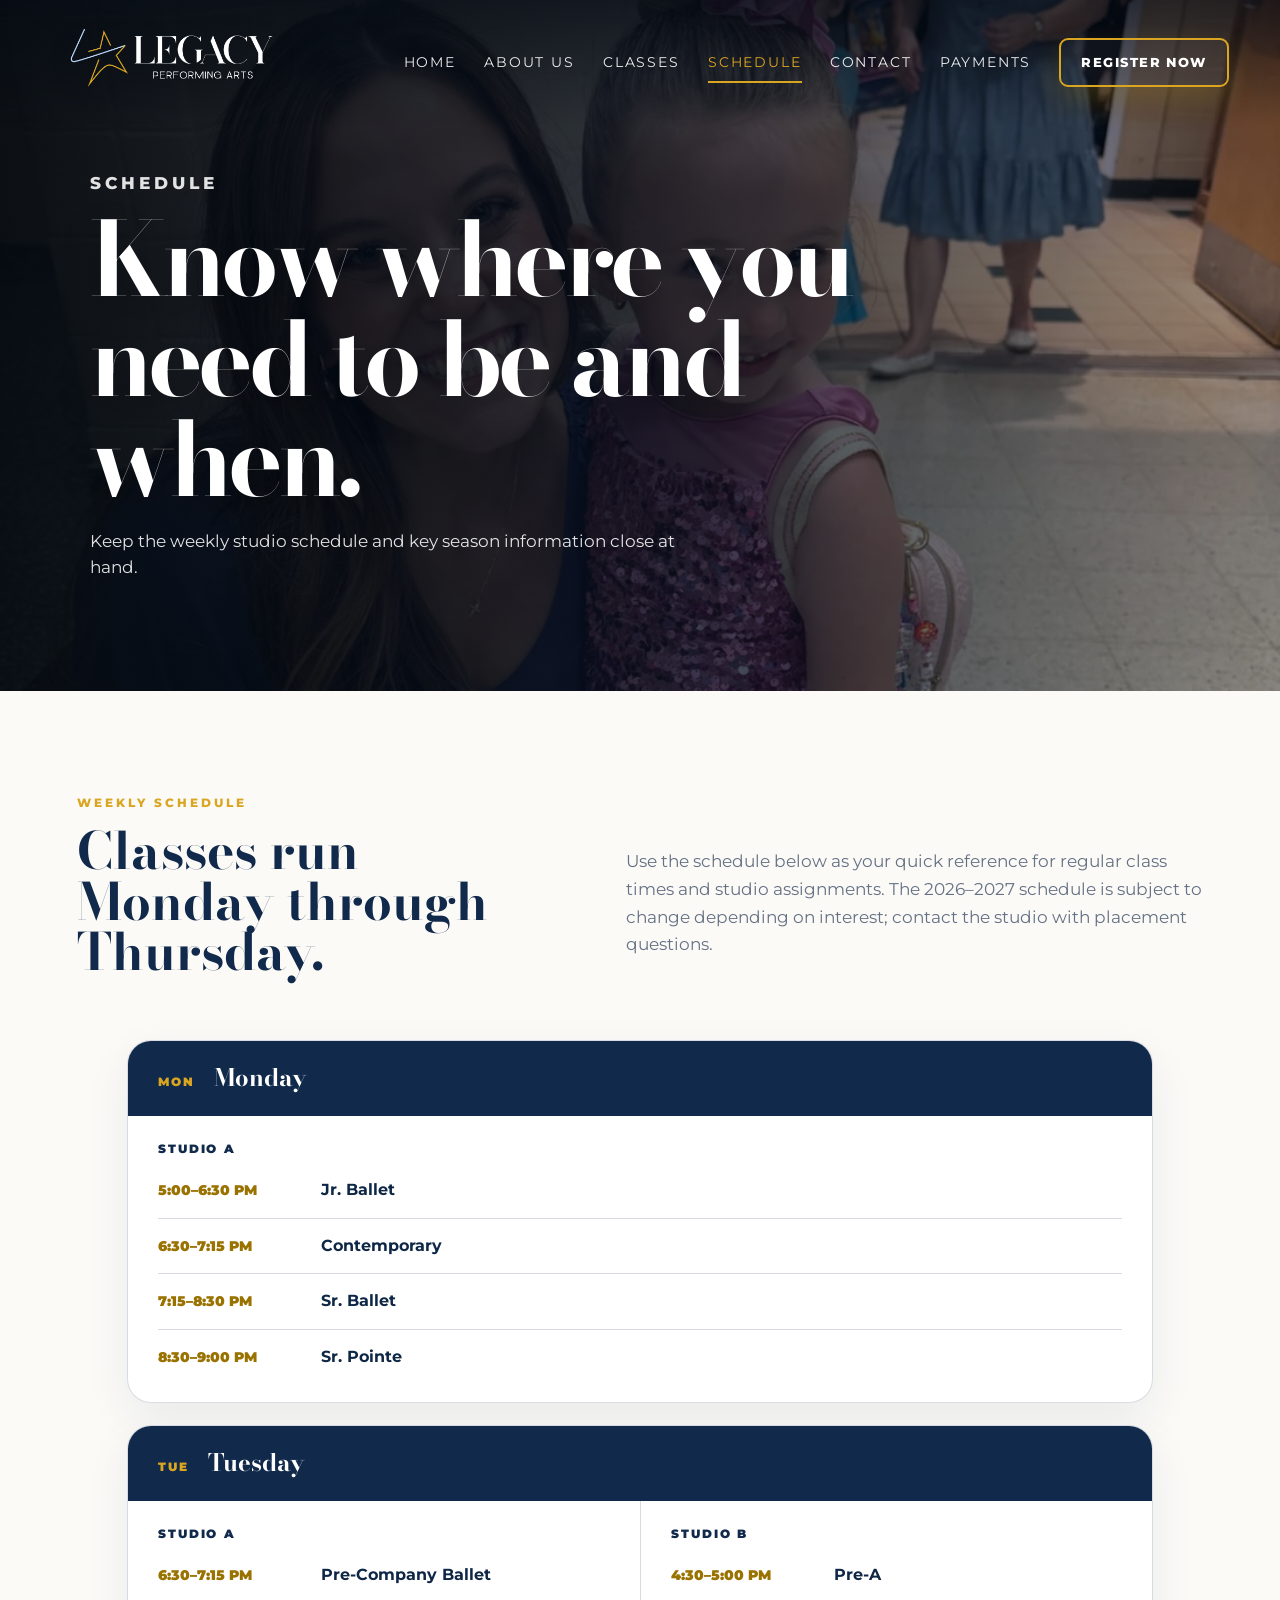
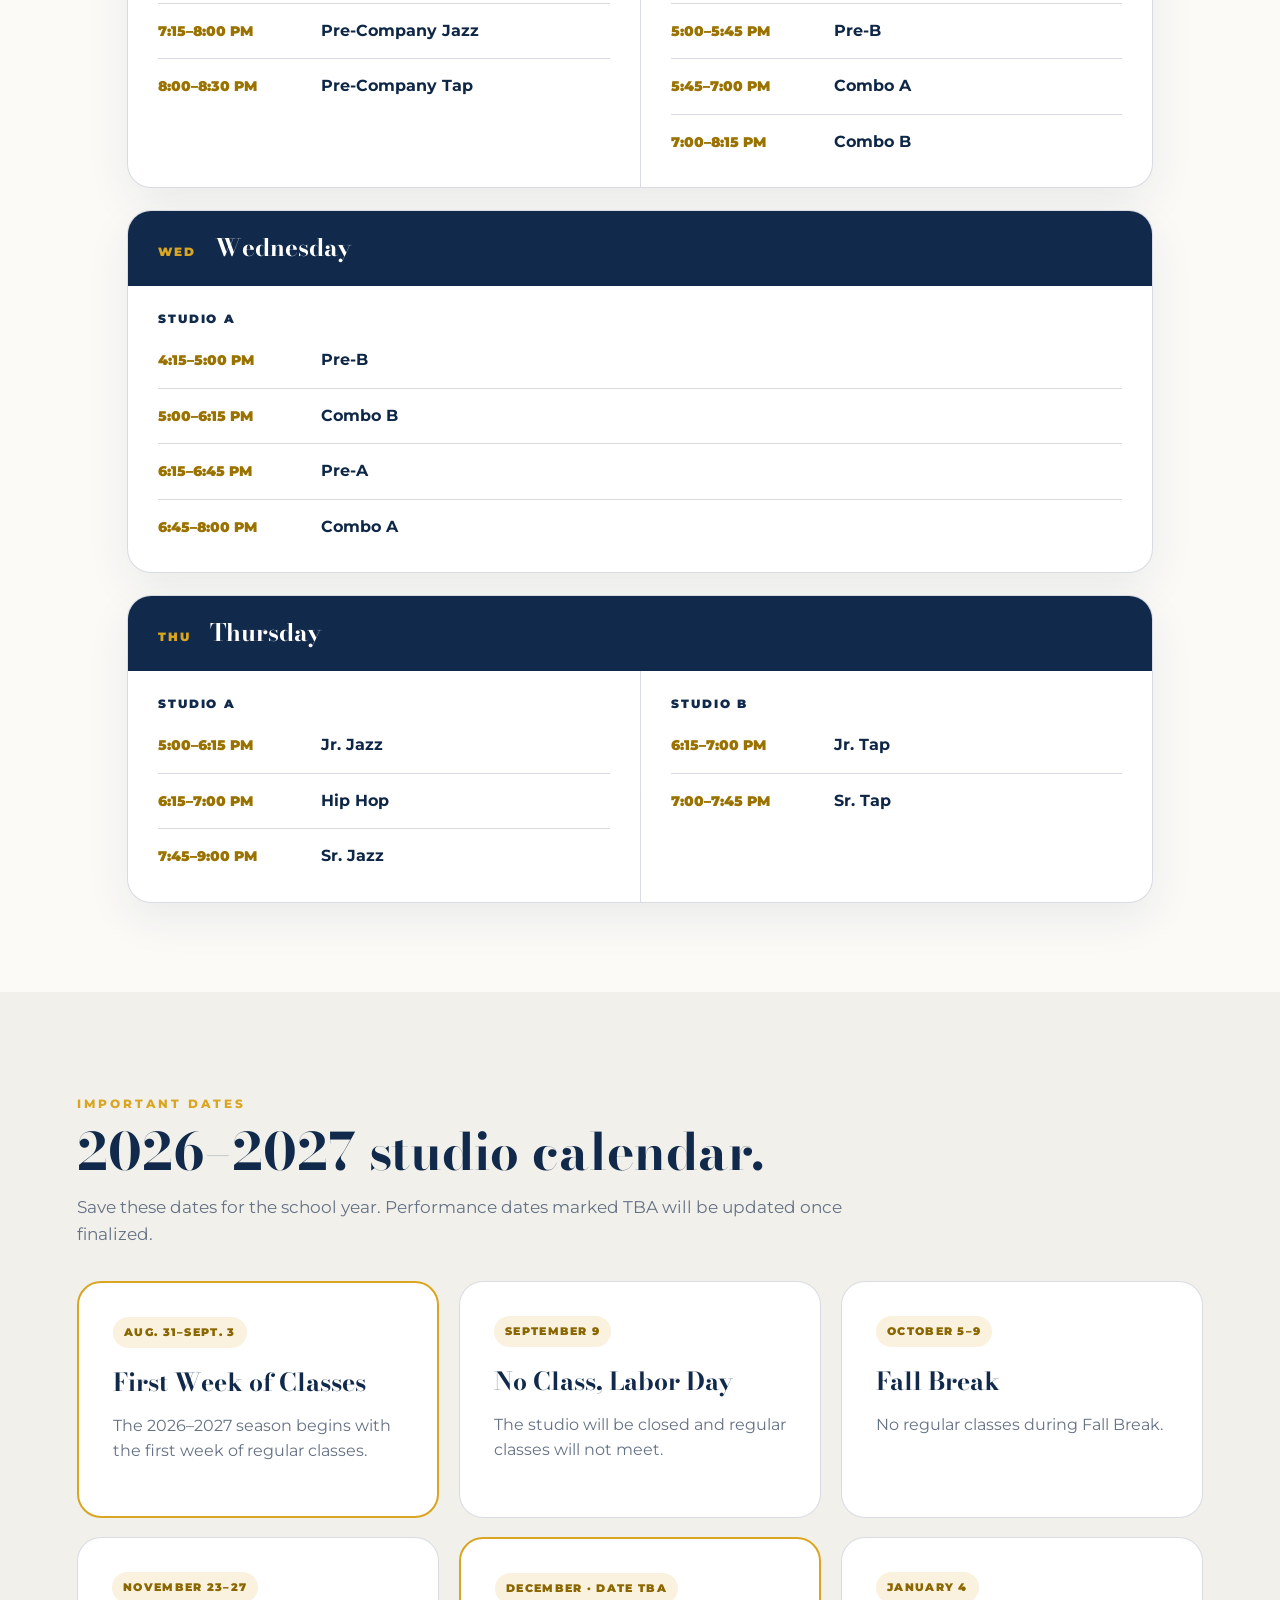
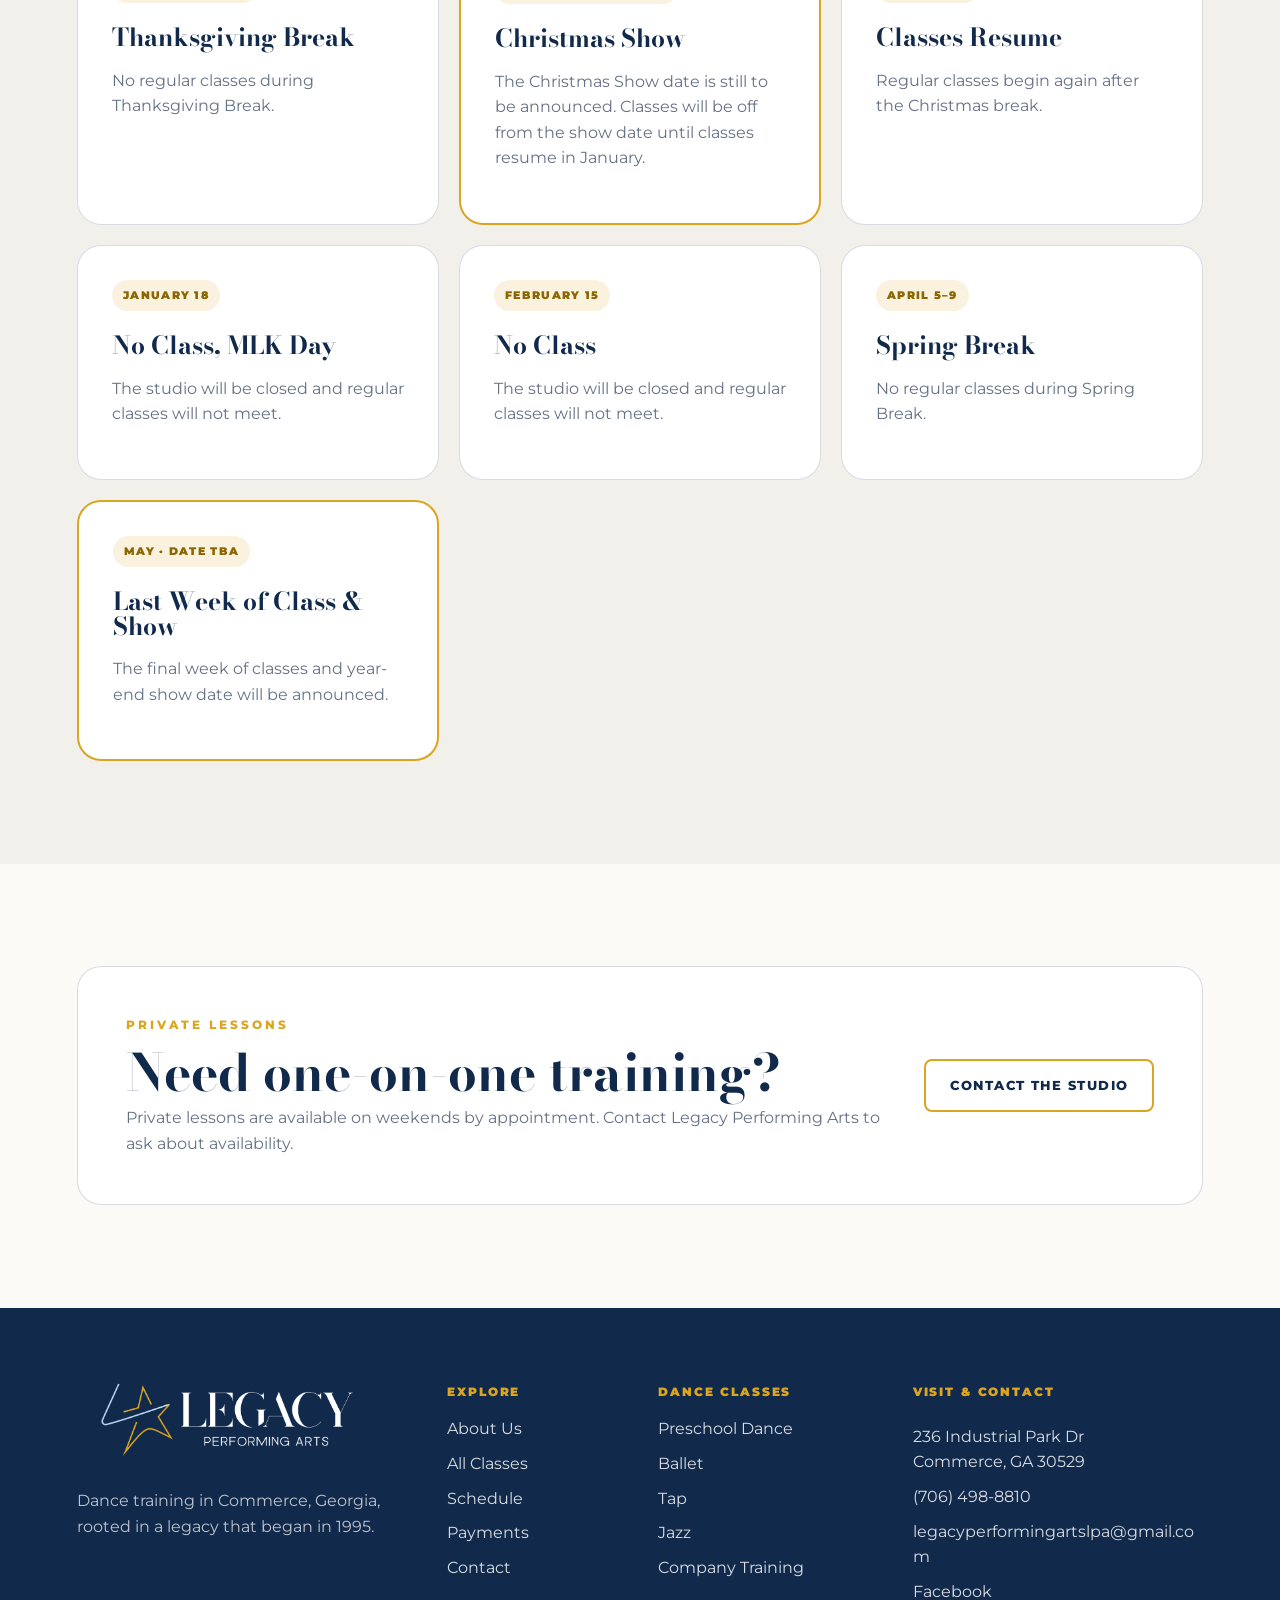
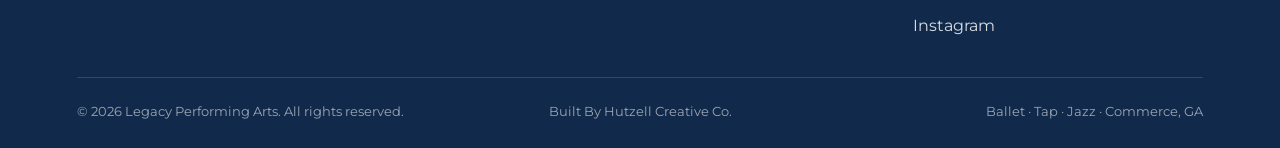
<file: schedule.html>
<!DOCTYPE html>

<html lang="en">
<head>
<meta charset="utf-8"/>
<meta content="width=device-width, initial-scale=1, viewport-fit=cover" name="viewport"/>
<meta content="#132f52" name="theme-color"/>
<link href="assets/favicon-32.png?v=20260819" rel="icon" sizes="32x32" type="image/png"/>
<link href="assets/favicon-192.png?v=20260819" rel="icon" sizes="192x192" type="image/png"/>
<link href="assets/apple-touch-icon.png?v=20260819" rel="apple-touch-icon" sizes="180x180"/>
<link href="favicon.ico?v=20260819" rel="shortcut icon"/>
<title>2026–2027 Dance Class Schedule | Commerce, GA | Legacy Performing Arts</title>
<meta content="View the 2026–2027 weekly dance class schedule and important studio dates for Legacy Performing Arts in Commerce, Georgia." name="description"/>
<meta content="index,follow,max-image-preview:large" name="robots"/>
<link href="https://legacyperformingarts.org/schedule.html" rel="canonical"/>
<meta content="US-GA" name="geo.region"/>
<meta content="Commerce" name="geo.placename"/>
<meta content="website" property="og:type"/>
<meta content="Legacy Performing Arts" property="og:site_name"/>
<meta content="en_US" property="og:locale"/>
<meta content="2026–2027 Dance Class Schedule | Commerce, GA | Legacy Performing Arts" property="og:title"/>
<meta content="View the 2026–2027 weekly dance class schedule and important studio dates for Legacy Performing Arts in Commerce, Georgia." property="og:description"/>
<meta content="https://legacyperformingarts.org/schedule.html" property="og:url"/>
<meta content="https://legacyperformingarts.org/assets/about-mission.webp" property="og:image"/>
<meta content="summary_large_image" name="twitter:card"/>
<meta content="2026–2027 Dance Class Schedule | Commerce, GA | Legacy Performing Arts" name="twitter:title"/>
<meta content="View the 2026–2027 weekly dance class schedule and important studio dates for Legacy Performing Arts in Commerce, Georgia." name="twitter:description"/>
<meta content="https://legacyperformingarts.org/assets/about-mission.webp" name="twitter:image"/>
<script type="application/ld+json">{"@context":"https://schema.org","@graph":[{"@type":"LocalBusiness","@id":"https://legacyperformingarts.org/#business","name":"Legacy Performing Arts","alternateName":"Commerce School of Dance","url":"https://legacyperformingarts.org/","logo":"https://legacyperformingarts.org/assets/logo-transparent-dark.png","image":"https://legacyperformingarts.org/assets/home-hero-desktop.webp","description":"Dance studio in Commerce, Georgia offering ballet, tap, jazz, preschool dance and company training.","telephone":"+1-706-498-8810","email":"legacyperformingartslpa@gmail.com","foundingDate":"1995","address":{"@type":"PostalAddress","streetAddress":"236 Industrial Park Dr","addressLocality":"Commerce","addressRegion":"GA","postalCode":"30529","addressCountry":"US"},"sameAs":["https://www.facebook.com/61565186416254/","https://www.instagram.com/legacylpa/"]},{"@type":"WebPage","@id":"https://legacyperformingarts.org/schedule.html#webpage","url":"https://legacyperformingarts.org/schedule.html","name":"2026\u20132027 Dance Class Schedule | Commerce, GA | Legacy Performing Arts","description":"View the 2026\u20132027 weekly dance class schedule and important studio dates for Legacy Performing Arts in Commerce, Georgia.","isPartOf":{"@id":"https://legacyperformingarts.org/#website"},"about":{"@id":"https://legacyperformingarts.org/#business"}}]}</script>
<link href="https://fonts.googleapis.com" rel="preconnect"/>
<link crossorigin="" href="https://fonts.gstatic.com" rel="preconnect"/>
<link href="https://fonts.googleapis.com/css2?family=Bodoni+Moda:opsz,wght@6..96,500;6..96,600;6..96,700&amp;family=Montserrat:wght@400;500;600;700;800;900&amp;display=swap" rel="stylesheet"/>
<link href="styles.css?v=20260819-seo2" rel="stylesheet"/>
</head>
<body>
<header class="site-header">
<a aria-label="Legacy Performing Arts home" class="brand" href="index.html"><img alt="Legacy Performing Arts" decoding="async" height="541" src="assets/logo-transparent-light.png" width="1920"/></a>
<button aria-controls="primary-navigation" aria-expanded="false" aria-label="Open navigation" class="nav-toggle">Menu</button>
<nav aria-label="Primary navigation" class="nav" id="primary-navigation">
<a href="index.html">Home</a>
<a href="about.html">About Us</a>
<a href="classes.html">Classes</a>
<a class="active" href="schedule.html">Schedule</a>
<a href="contact.html">Contact</a>
<a href="payments.html">Payments</a>
<a class="button button-small" href="payments.html#registration">Register Now</a>
</nav>
</header>
<main>
<section class="page-hero schedule-hero">
<div class="hero-overlay"></div>
<div class="page-hero-copy">
<p class="eyebrow">Schedule</p>
<h1>Know where you need to be and when.</h1>
<p>Keep the weekly studio schedule and key season information close at hand.</p>
</div>
</section>
<section class="schedule-shell">
<div class="schedule-intro reveal-up">
<div>
<p class="eyebrow">Weekly Schedule</p>
<h2>Classes run Monday through Thursday.</h2>
</div>
<p>Use the schedule below as your quick reference for regular class times and studio assignments. The 2026–2027 schedule is subject to change depending on interest; contact the studio with placement questions.</p>
</div>
<div class="day-grid schedule-days reveal-stagger">
<article class="day-card reveal-up" style="--stagger-index:0">
<div class="day-heading"><span>MON</span><h3>Monday</h3></div>
<div class="studio-columns single-studio">
<section aria-label="Monday Studio A" class="studio-block">
<h4>Studio A</h4>
<ul class="time-list">
<li><time>5:00–6:30 PM</time><span>Jr. Ballet</span></li>
<li><time>6:30–7:15 PM</time><span>Contemporary</span></li>
<li><time>7:15–8:30 PM</time><span>Sr. Ballet</span></li>
<li><time>8:30–9:00 PM</time><span>Sr. Pointe</span></li>
</ul>
</section>
</div>
</article>
<article class="day-card reveal-up" style="--stagger-index:1">
<div class="day-heading"><span>TUE</span><h3>Tuesday</h3></div>
<div class="studio-columns">
<section aria-label="Tuesday Studio A" class="studio-block">
<h4>Studio A</h4>
<ul class="time-list">
<li><time>6:30–7:15 PM</time><span>Pre-Company Ballet</span></li>
<li><time>7:15–8:00 PM</time><span>Pre-Company Jazz</span></li>
<li><time>8:00–8:30 PM</time><span>Pre-Company Tap</span></li>
</ul>
</section>
<section aria-label="Tuesday Studio B" class="studio-block">
<h4>Studio B</h4>
<ul class="time-list">
<li><time>4:30–5:00 PM</time><span>Pre-A</span></li>
<li><time>5:00–5:45 PM</time><span>Pre-B</span></li>
<li><time>5:45–7:00 PM</time><span>Combo A</span></li>
<li><time>7:00–8:15 PM</time><span>Combo B</span></li>
</ul>
</section>
</div>
</article>
<article class="day-card reveal-up" style="--stagger-index:2">
<div class="day-heading"><span>WED</span><h3>Wednesday</h3></div>
<div class="studio-columns single-studio">
<section aria-label="Wednesday Studio A" class="studio-block">
<h4>Studio A</h4>
<ul class="time-list">
<li><time>4:15–5:00 PM</time><span>Pre-B</span></li>
<li><time>5:00–6:15 PM</time><span>Combo B</span></li>
<li><time>6:15–6:45 PM</time><span>Pre-A</span></li>
<li><time>6:45–8:00 PM</time><span>Combo A</span></li>
</ul>
</section>
</div>
</article>
<article class="day-card reveal-up" style="--stagger-index:3">
<div class="day-heading"><span>THU</span><h3>Thursday</h3></div>
<div class="studio-columns">
<section aria-label="Thursday Studio A" class="studio-block">
<h4>Studio A</h4>
<ul class="time-list">
<li><time>5:00–6:15 PM</time><span>Jr. Jazz</span></li>
<li><time>6:15–7:00 PM</time><span>Hip Hop</span></li>
<li><time>7:45–9:00 PM</time><span>Sr. Jazz</span></li>
</ul>
</section>
<section aria-label="Thursday Studio B" class="studio-block">
<h4>Studio B</h4>
<ul class="time-list">
<li><time>6:15–7:00 PM</time><span>Jr. Tap</span></li>
<li><time>7:00–7:45 PM</time><span>Sr. Tap</span></li>
</ul>
</section>
</div>
</article>
</div>
</section>
<section class="dates-section">
<div class="section-heading reveal-up">
<p class="eyebrow">Important Dates</p>
<h2>2026–2027 studio calendar.</h2>
<p>Save these dates for the school year. Performance dates marked TBA will be updated once finalized.</p>
</div>
<div class="dates-grid reveal-stagger">
<article class="date-card featured reveal-up" style="--stagger-index:0">
<span class="date-status">Aug. 31–Sept. 3</span>
<h3>First Week of Classes</h3>
<p>The 2026–2027 season begins with the first week of regular classes.</p>
</article>
<article class="date-card reveal-up" style="--stagger-index:1">
<span class="date-status">September 9</span>
<h3>No Class, Labor Day</h3>
<p>The studio will be closed and regular classes will not meet.</p>
</article>
<article class="date-card reveal-up" style="--stagger-index:2">
<span class="date-status">October 5–9</span>
<h3>Fall Break</h3>
<p>No regular classes during Fall Break.</p>
</article>
<article class="date-card reveal-up" style="--stagger-index:3">
<span class="date-status">November 23–27</span>
<h3>Thanksgiving Break</h3>
<p>No regular classes during Thanksgiving Break.</p>
</article>
<article class="date-card featured reveal-up" style="--stagger-index:4">
<span class="date-status">December · Date TBA</span>
<h3>Christmas Show</h3>
<p>The Christmas Show date is still to be announced. Classes will be off from the show date until classes resume in January.</p>
</article>
<article class="date-card reveal-up" style="--stagger-index:5">
<span class="date-status">January 4</span>
<h3>Classes Resume</h3>
<p>Regular classes begin again after the Christmas break.</p>
</article>
<article class="date-card reveal-up" style="--stagger-index:6">
<span class="date-status">January 18</span>
<h3>No Class, MLK Day</h3>
<p>The studio will be closed and regular classes will not meet.</p>
</article>
<article class="date-card reveal-up" style="--stagger-index:7">
<span class="date-status">February 15</span>
<h3>No Class</h3>
<p>The studio will be closed and regular classes will not meet.</p>
</article>
<article class="date-card reveal-up" style="--stagger-index:8">
<span class="date-status">April 5–9</span>
<h3>Spring Break</h3>
<p>No regular classes during Spring Break.</p>
</article>
<article class="date-card featured reveal-up" style="--stagger-index:9">
<span class="date-status">May · Date TBA</span>
<h3>Last Week of Class &amp; Show</h3>
<p>The final week of classes and year-end show date will be announced.</p>
</article>
</div>
</section>
<section class="schedule-note reveal-up">
<div>
<p class="eyebrow">Private Lessons</p>
<h2>Need one-on-one training?</h2>
<p>Private lessons are available on weekends by appointment. Contact Legacy Performing Arts to ask about availability.</p>
</div>
<a class="button secondary" href="contact.html">Contact the Studio</a>
</section>
</main>
<footer class="site-footer">
<div class="footer-inner">
<div class="footer-brand">
<a aria-label="Legacy Performing Arts home" href="index.html"><img alt="Legacy Performing Arts" src="assets/logo-transparent-light.png"/></a>
<p>Dance training in Commerce, Georgia, rooted in a legacy that began in 1995.</p>
</div>
<div class="footer-column">
<p class="footer-heading">Explore</p>
<nav aria-label="Footer navigation" class="footer-nav">
<a href="about.html">About Us</a>
<a href="classes.html">All Classes</a>
<a href="schedule.html">Schedule</a>
<a href="payments.html">Payments</a>
<a href="contact.html">Contact</a>
</nav>
</div>
<div class="footer-column">
<p class="footer-heading">Dance Classes</p>
<nav aria-label="Dance class navigation" class="footer-nav">
<a href="preschool-dance.html">Preschool Dance</a>
<a href="ballet-classes.html">Ballet</a>
<a href="tap-classes.html">Tap</a>
<a href="jazz-classes.html">Jazz</a>
<a href="company-dance.html">Company Training</a>
</nav>
</div>
<div class="footer-column footer-contact">
<p class="footer-heading">Visit &amp; Contact</p>
<address>
<a href="https://www.google.com/maps/search/?api=1&amp;query=236+Industrial+Park+Dr+Commerce+GA+30529" rel="noopener noreferrer" target="_blank">236 Industrial Park Dr<br/>Commerce, GA 30529</a>
</address>
<a href="tel:+17064988810">(706) 498-8810</a>
<a href="mailto:legacyperformingartslpa@gmail.com">legacyperformingartslpa@gmail.com</a>
<a href="https://www.facebook.com/61565186416254/" rel="noopener noreferrer" target="_blank">Facebook</a>
<a href="https://www.instagram.com/legacylpa/" rel="noopener noreferrer" target="_blank">Instagram</a>
</div>
</div>
<div class="footer-bottom">
<p>© <span id="year"></span> Legacy Performing Arts. All rights reserved.</p>
<p class="footer-credit">Built By Hutzell Creative Co.</p>
<p>Ballet · Tap · Jazz · Commerce, GA</p>
</div>
</footer>
<script src="script.js?v=20260819-android-typefix"></script>
</body>
</html>
</file>
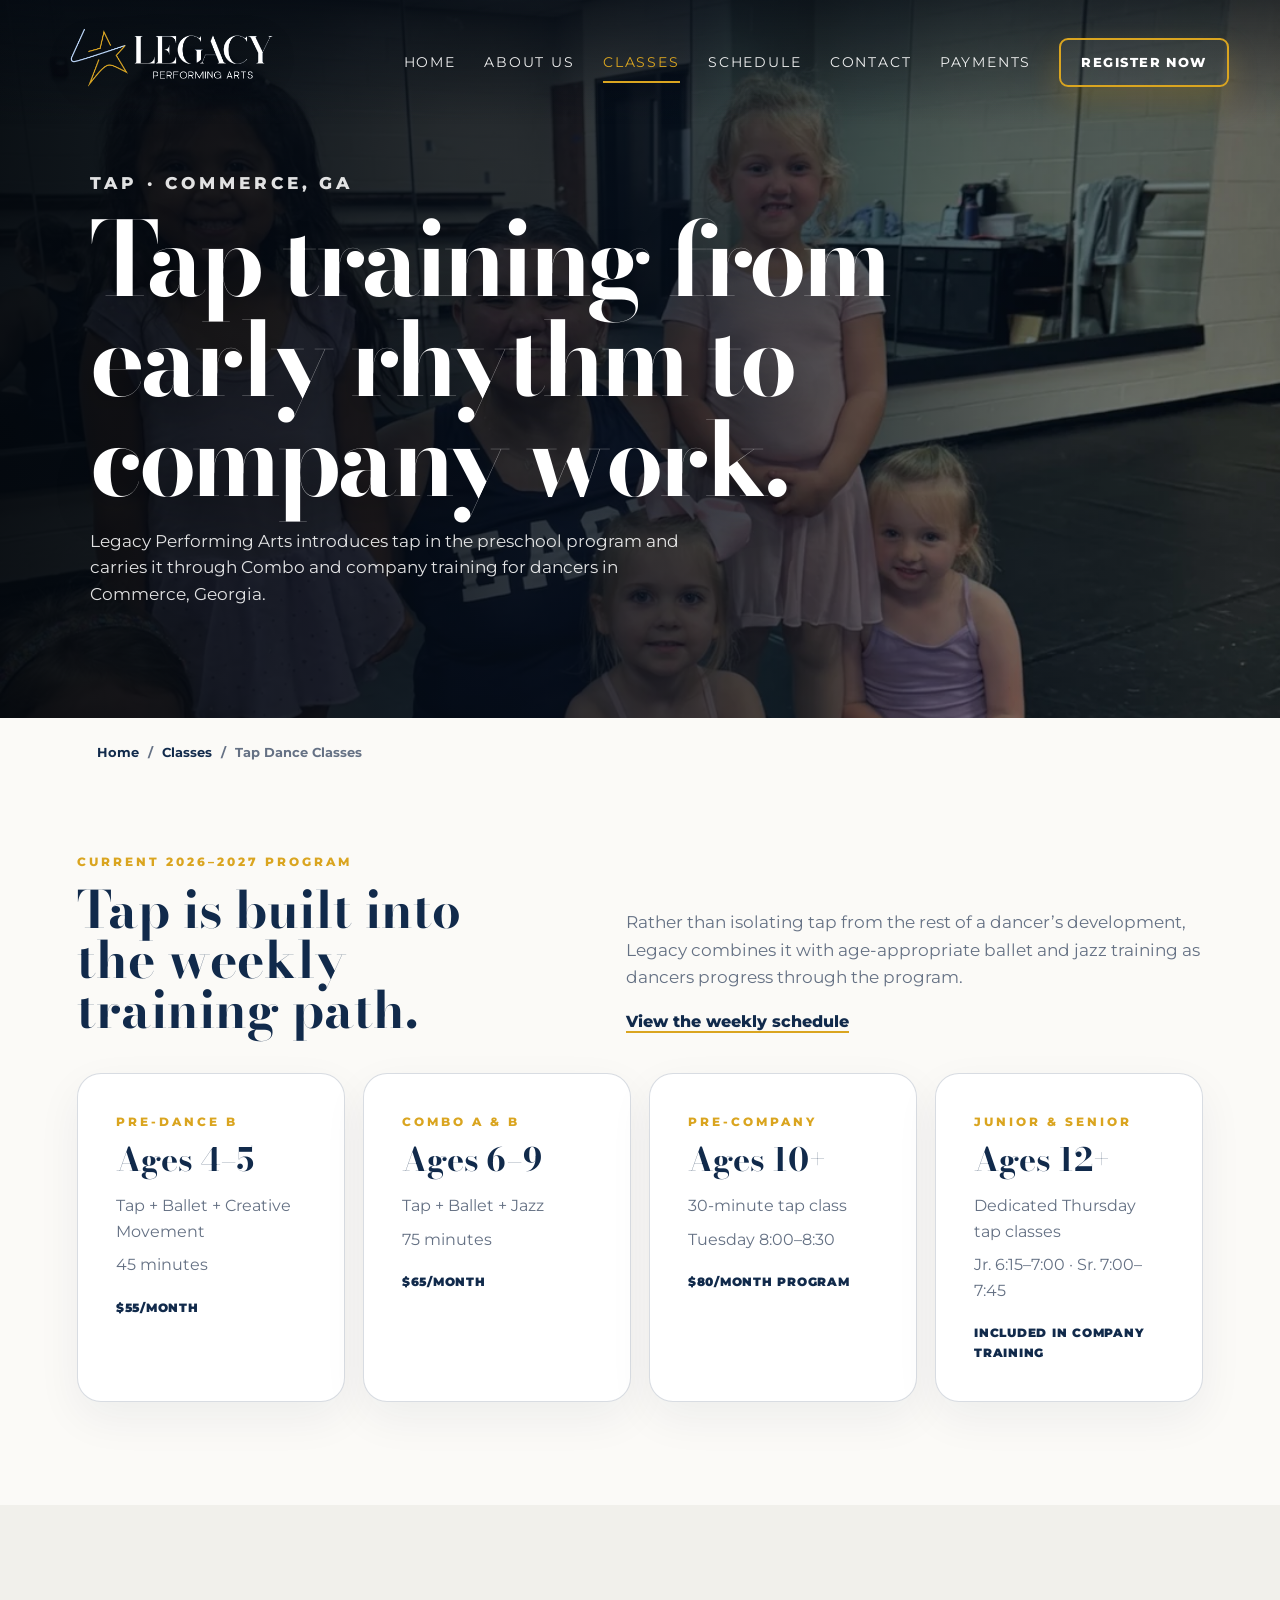
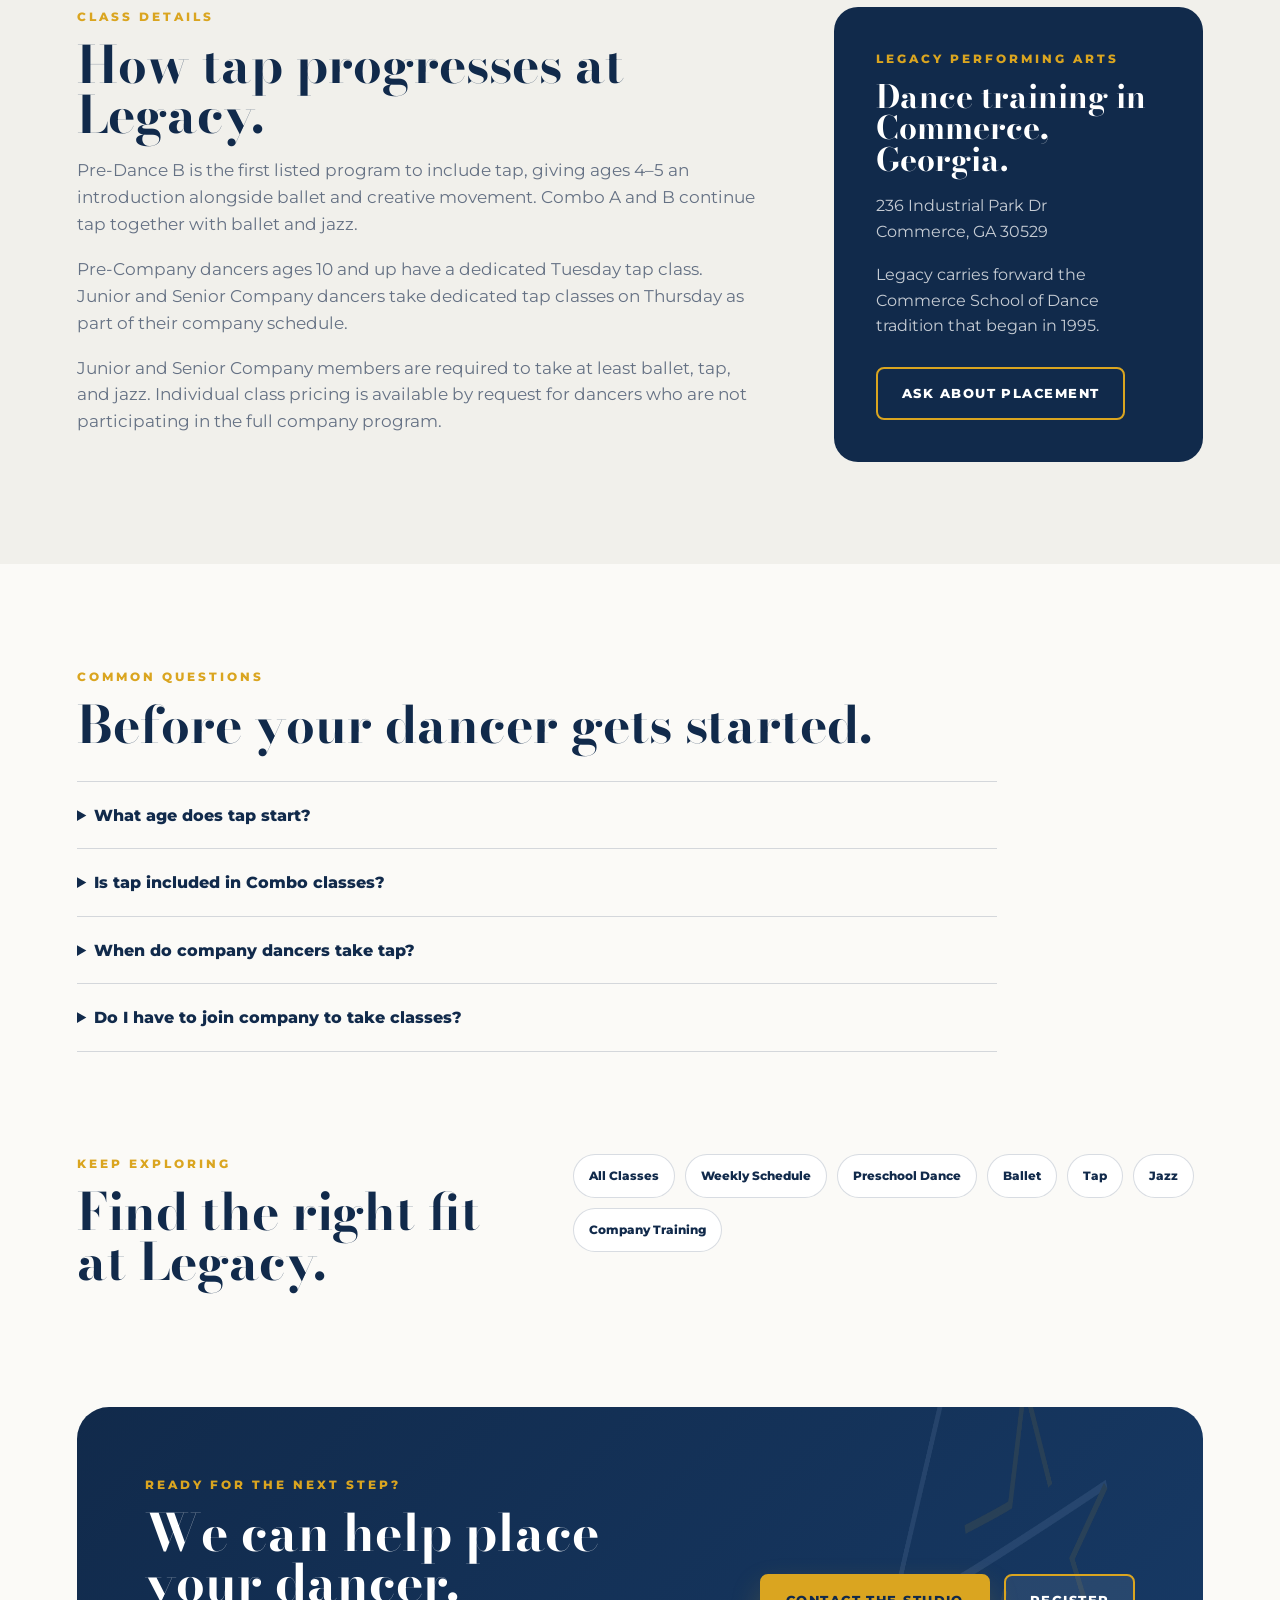
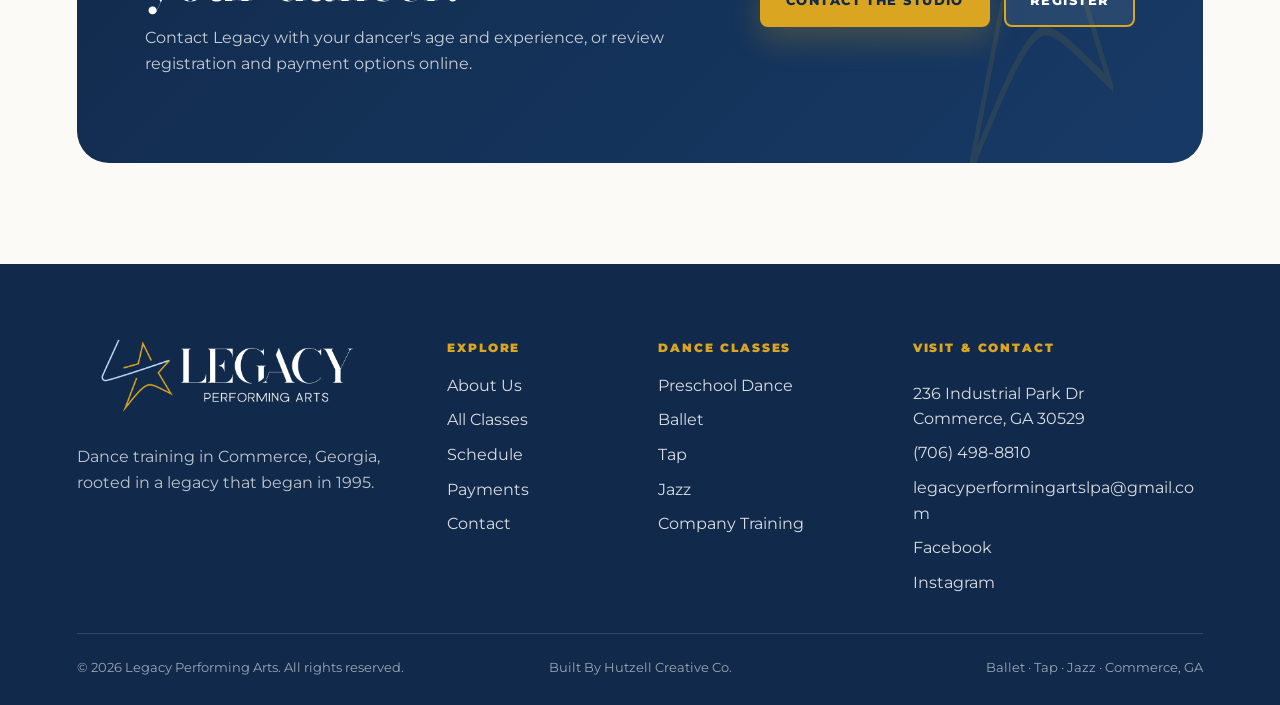
<file: tap-classes.html>
<!DOCTYPE html>

<html lang="en">
<head>
<meta charset="utf-8"/>
<meta content="width=device-width, initial-scale=1, viewport-fit=cover" name="viewport"/>
<meta content="#132f52" name="theme-color"/>
<link href="assets/favicon-32.png?v=20260819" rel="icon" sizes="32x32" type="image/png"/><link href="assets/favicon-192.png?v=20260819" rel="icon" sizes="192x192" type="image/png"/><link href="assets/apple-touch-icon.png?v=20260819" rel="apple-touch-icon" sizes="180x180"/><link href="favicon.ico?v=20260819" rel="shortcut icon"/>
<title>Tap Dance Classes in Commerce, GA | Legacy Performing Arts</title>
<meta content="Tap dance classes in Commerce, GA at Legacy Performing Arts. Tap begins in Pre-Dance B and continues through Combo, Pre-Company, Junior Company and Senior Company." name="description"/>
<meta content="index,follow,max-image-preview:large" name="robots"/>
<link href="https://legacyperformingarts.org/tap-classes.html" rel="canonical"/>
<meta content="US-GA" name="geo.region"/><meta content="Commerce" name="geo.placename"/>
<meta content="website" property="og:type"/><meta content="Legacy Performing Arts" property="og:site_name"/><meta content="en_US" property="og:locale"/>
<meta content="Tap Dance Classes in Commerce, GA | Legacy Performing Arts" property="og:title"/><meta content="Tap dance classes in Commerce, GA at Legacy Performing Arts. Tap begins in Pre-Dance B and continues through Combo, Pre-Company, Junior Company and Senior Company." property="og:description"/><meta content="https://legacyperformingarts.org/tap-classes.html" property="og:url"/><meta content="https://legacyperformingarts.org/assets/home-legacy-difference.webp" property="og:image"/><meta content="Legacy Performing Arts dance studio in Commerce, Georgia" property="og:image:alt"/>
<meta content="summary_large_image" name="twitter:card"/><meta content="Tap Dance Classes in Commerce, GA | Legacy Performing Arts" name="twitter:title"/><meta content="Tap dance classes in Commerce, GA at Legacy Performing Arts. Tap begins in Pre-Dance B and continues through Combo, Pre-Company, Junior Company and Senior Company." name="twitter:description"/><meta content="https://legacyperformingarts.org/assets/home-legacy-difference.webp" name="twitter:image"/>
<script type="application/ld+json">{"@context":"https://schema.org","@graph":[{"@type":"LocalBusiness","@id":"https://legacyperformingarts.org/#business","name":"Legacy Performing Arts","alternateName":"Commerce School of Dance","url":"https://legacyperformingarts.org/","logo":"https://legacyperformingarts.org/assets/logo-transparent-dark.png","image":"https://legacyperformingarts.org/assets/home-hero-desktop.webp","description":"Dance studio in Commerce, Georgia offering ballet, tap, jazz, preschool dance and company training.","telephone":"+1-706-498-8810","email":"legacyperformingartslpa@gmail.com","foundingDate":"1995","address":{"@type":"PostalAddress","streetAddress":"236 Industrial Park Dr","addressLocality":"Commerce","addressRegion":"GA","postalCode":"30529","addressCountry":"US"},"sameAs":["https://www.facebook.com/61565186416254/","https://www.instagram.com/legacylpa/"]},{"@type":"WebPage","@id":"https://legacyperformingarts.org/tap-classes.html#webpage","url":"https://legacyperformingarts.org/tap-classes.html","name":"Tap Dance Classes in Commerce, GA | Legacy Performing Arts","description":"Tap dance classes in Commerce, GA at Legacy Performing Arts. Tap begins in Pre-Dance B and continues through Combo, Pre-Company, Junior Company and Senior Company.","isPartOf":{"@id":"https://legacyperformingarts.org/#website"},"about":{"@id":"https://legacyperformingarts.org/#business"}},{"@type":"BreadcrumbList","itemListElement":[{"@type":"ListItem","position":1,"name":"Home","item":"https://legacyperformingarts.org/"},{"@type":"ListItem","position":2,"name":"Classes","item":"https://legacyperformingarts.org/classes.html"},{"@type":"ListItem","position":3,"name":"Tap Dance Classes","item":"https://legacyperformingarts.org/tap-classes.html"}]},{"@type":"Service","@id":"https://legacyperformingarts.org/tap-classes.html#service","name":"Tap Dance Classes","description":"Tap dance training in Commerce, Georgia for preschool, combo, and company-level dancers.","provider":{"@id":"https://legacyperformingarts.org/#business"},"areaServed":{"@type":"City","name":"Commerce","containedInPlace":{"@type":"State","name":"Georgia"}},"url":"https://legacyperformingarts.org/tap-classes.html"}]}</script>
<link href="https://fonts.googleapis.com" rel="preconnect"/><link crossorigin="" href="https://fonts.gstatic.com" rel="preconnect"/><link href="https://fonts.googleapis.com/css2?family=Bodoni+Moda:opsz,wght@6..96,500;6..96,600;6..96,700&amp;family=Montserrat:wght@400;500;600;700;800;900&amp;display=swap" rel="stylesheet"/>
<link href="styles.css?v=20260819-seo2" rel="stylesheet"/>
</head>
<body>
<header class="site-header">
<a aria-label="Legacy Performing Arts home" class="brand" href="index.html"><img alt="Legacy Performing Arts" decoding="async" height="541" src="assets/logo-transparent-light.png" width="1920"/></a>
<button aria-controls="primary-navigation" aria-expanded="false" aria-label="Open navigation" class="nav-toggle">Menu</button>
<nav aria-label="Primary navigation" class="nav" id="primary-navigation">
<a class="" href="index.html">Home</a>
<a class="" href="about.html">About Us</a>
<a class="active" href="classes.html">Classes</a>
<a class="" href="schedule.html">Schedule</a>
<a class="" href="contact.html">Contact</a>
<a class="" href="payments.html">Payments</a>
<a class="button button-small" href="payments.html#registration">Register Now</a>
</nav>
</header>
<main>
<section class="page-hero service-hero"><div class="hero-overlay"></div><div class="page-hero-copy"><p class="eyebrow">Tap · Commerce, GA</p><h1>Tap training from early rhythm to company work.</h1><p>Legacy Performing Arts introduces tap in the preschool program and carries it through Combo and company training for dancers in Commerce, Georgia.</p></div></section>
<nav aria-label="Breadcrumb" class="breadcrumb"><a href="index.html">Home</a><span aria-hidden="true">/</span><a href="classes.html">Classes</a><span aria-hidden="true">/</span><span aria-current="page">Tap Dance Classes</span></nav>
<section class="seo-service-intro"><div class="reveal-up"><p class="eyebrow">Current 2026–2027 Program</p><h2>Tap is built into the weekly training path.</h2></div><div class="reveal-up"><p>Rather than isolating tap from the rest of a dancer’s development, Legacy combines it with age-appropriate ballet and jazz training as dancers progress through the program.</p><a class="text-link" href="schedule.html">View the weekly schedule</a></div></section>
<section class="seo-fact-grid reveal-stagger"><article class="seo-fact-card"><p class="eyebrow">Pre-Dance B</p><h3>Ages 4–5</h3><p>Tap + Ballet + Creative Movement</p><p>45 minutes</p><span>$55/month</span></article><article class="seo-fact-card"><p class="eyebrow">Combo A &amp; B</p><h3>Ages 6–9</h3><p>Tap + Ballet + Jazz</p><p>75 minutes</p><span>$65/month</span></article><article class="seo-fact-card"><p class="eyebrow">Pre-Company</p><h3>Ages 10+</h3><p>30-minute tap class</p><p>Tuesday 8:00–8:30</p><span>$80/month program</span></article><article class="seo-fact-card"><p class="eyebrow">Junior &amp; Senior</p><h3>Ages 12+</h3><p>Dedicated Thursday tap classes</p><p>Jr. 6:15–7:00 · Sr. 7:00–7:45</p><span>Included in company training</span></article></section>
<section class="seo-detail-section"><div class="seo-detail-copy reveal-up"><p class="eyebrow">Class Details</p><h2>How tap progresses at Legacy.</h2><p>Pre-Dance B is the first listed program to include tap, giving ages 4–5 an introduction alongside ballet and creative movement. Combo A and B continue tap together with ballet and jazz.</p><p>Pre-Company dancers ages 10 and up have a dedicated Tuesday tap class. Junior and Senior Company dancers take dedicated tap classes on Thursday as part of their company schedule.</p><p>Junior and Senior Company members are required to take at least ballet, tap, and jazz. Individual class pricing is available by request for dancers who are not participating in the full company program.</p></div><aside class="seo-local-card reveal-up"><p class="eyebrow">Legacy Performing Arts</p><h3>Dance training in Commerce, Georgia.</h3><p>236 Industrial Park Dr<br/>Commerce, GA 30529</p><p>Legacy carries forward the Commerce School of Dance tradition that began in 1995.</p><a class="button secondary" href="contact.html">Ask About Placement</a></aside></section>
<section class="seo-faq-section"><div class="section-heading reveal-up"><p class="eyebrow">Common Questions</p><h2>Before your dancer gets started.</h2></div><div class="seo-faq-list reveal-up"><details><summary>What age does tap start?</summary><p>The current class breakdown first lists tap in Pre-Dance B for ages 4–5.</p></details><details><summary>Is tap included in Combo classes?</summary><p>Yes. Combo A and Combo B include ballet, tap, and jazz.</p></details><details><summary>When do company dancers take tap?</summary><p>Pre-Company tap is Tuesday. Junior and Senior Company tap classes are listed on Thursday.</p></details><details><summary>Do I have to join company to take classes?</summary><p>No. Legacy states that dancers are not required to be part of a company to participate in classes.</p></details></div></section>
<section class="seo-related-section"><div><p class="eyebrow">Keep Exploring</p><h2>Find the right fit at Legacy.</h2></div><div class="seo-related-links"><a href="classes.html">All Classes</a><a href="schedule.html">Weekly Schedule</a><a href="preschool-dance.html">Preschool Dance</a><a href="ballet-classes.html">Ballet</a><a href="tap-classes.html">Tap</a><a href="jazz-classes.html">Jazz</a><a href="company-dance.html">Company Training</a></div></section>
<section class="class-next-step reveal-scale"><img alt="" aria-hidden="true" decoding="async" height="441" loading="lazy" src="assets/star-transparent-light.png" width="431"/><div><p class="eyebrow">Ready for the next step?</p><h2>We can help place your dancer.</h2><p>Contact Legacy with your dancer's age and experience, or review registration and payment options online.</p></div><div class="actions"><a class="button" href="contact.html">Contact the Studio</a><a class="button secondary light" href="payments.html#registration">Register</a></div></section>
</main>
<footer class="site-footer">
<div class="footer-inner">
<div class="footer-brand">
<a aria-label="Legacy Performing Arts home" href="index.html"><img alt="Legacy Performing Arts" src="assets/logo-transparent-light.png"/></a>
<p>Dance training in Commerce, Georgia, rooted in a legacy that began in 1995.</p>
</div>
<div class="footer-column">
<p class="footer-heading">Explore</p>
<nav aria-label="Footer navigation" class="footer-nav">
<a href="about.html">About Us</a>
<a href="classes.html">All Classes</a>
<a href="schedule.html">Schedule</a>
<a href="payments.html">Payments</a>
<a href="contact.html">Contact</a>
</nav>
</div>
<div class="footer-column">
<p class="footer-heading">Dance Classes</p>
<nav aria-label="Dance class navigation" class="footer-nav">
<a href="preschool-dance.html">Preschool Dance</a>
<a href="ballet-classes.html">Ballet</a>
<a href="tap-classes.html">Tap</a>
<a href="jazz-classes.html">Jazz</a>
<a href="company-dance.html">Company Training</a>
</nav>
</div>
<div class="footer-column footer-contact">
<p class="footer-heading">Visit &amp; Contact</p>
<address>
<a href="https://www.google.com/maps/search/?api=1&amp;query=236+Industrial+Park+Dr+Commerce+GA+30529" rel="noopener noreferrer" target="_blank">236 Industrial Park Dr<br/>Commerce, GA 30529</a>
</address>
<a href="tel:+17064988810">(706) 498-8810</a>
<a href="mailto:legacyperformingartslpa@gmail.com">legacyperformingartslpa@gmail.com</a>
<a href="https://www.facebook.com/61565186416254/" rel="noopener noreferrer" target="_blank">Facebook</a>
<a href="https://www.instagram.com/legacylpa/" rel="noopener noreferrer" target="_blank">Instagram</a>
</div>
</div>
<div class="footer-bottom">
<p>© <span id="year"></span> Legacy Performing Arts. All rights reserved.</p>
<p class="footer-credit">Built By Hutzell Creative Co.</p>
<p>Ballet · Tap · Jazz · Commerce, GA</p>
</div>
</footer>
<script src="script.js?v=20260819-android-typefix"></script>
</body></html>
</file>
<file: styles.css>
:root {
  --navy: #112a4b;
  --navy-deep: #07121f;
  --gold: #daa520;
  --ice: #c3dcfd;
  --warm: #e0dfd8;
  --cream: #fbfaf7;
  --white: #ffffff;
  --ink: #0f2746;
  --muted: #657184;
  --line: rgba(17, 42, 75, .16);
  --radius: 24px;
  --shadow: 0 28px 70px rgba(17, 42, 75, .16);
}

* { box-sizing: border-box; }
html {
  scroll-behavior: smooth;
  -webkit-text-size-adjust: 100%;
  text-size-adjust: 100%;
}
body {
  margin: 0;
  font-family: "Montserrat", Arial, sans-serif;
  color: var(--ink);
  background: var(--cream);
  line-height: 1.6;
}
img { max-width: 100%; display: block; }
button,
input,
textarea,
select {
  font: inherit;
}
button,
a {
  -webkit-tap-highlight-color: rgba(218, 165, 32, .18);
}
a { color: inherit; text-decoration: none; }

.site-header {
  position: absolute;
  top: 0;
  left: 0;
  right: 0;
  z-index: 20;
  display: flex;
  align-items: center;
  justify-content: space-between;
  gap: 28px;
  padding: 26px clamp(18px, 4vw, 72px);
  color: var(--white);
  background: linear-gradient(180deg, rgba(4, 10, 18, .62), rgba(4, 10, 18, 0));
}
.brand {
  display: inline-flex;
  align-items: center;
  flex: 0 0 auto;
}
.brand img {
  width: clamp(210px, 20vw, 330px);
  height: auto;
  object-fit: contain;
  filter: drop-shadow(0 8px 18px rgba(0, 0, 0, .24));
}
.nav {
  display: flex;
  align-items: center;
  gap: clamp(18px, 2.2vw, 34px);
  font-size: .88rem;
  letter-spacing: .13em;
  text-transform: uppercase;
}
.nav a {
  position: relative;
  opacity: .92;
  transition: color .2s ease, opacity .2s ease;
}
.nav a:not(.button)::after {
  content: "";
  position: absolute;
  left: 0;
  right: 0;
  bottom: -10px;
  height: 2px;
  background: var(--gold);
  transform: scaleX(0);
  transform-origin: left;
  transition: transform .2s ease;
}
.nav a:hover,
.nav a.active { color: var(--gold); opacity: 1; }
.nav a:hover::after,
.nav a.active::after { transform: scaleX(1); }
.nav-toggle { display: none; }

.button {
  display: inline-flex;
  align-items: center;
  justify-content: center;
  border: 2px solid var(--gold);
  border-radius: 8px;
  padding: 14px 24px;
  background: var(--gold);
  color: var(--navy);
  font-weight: 800;
  letter-spacing: .11em;
  text-transform: uppercase;
  font-size: .82rem;
  box-shadow: 0 14px 30px rgba(218, 165, 32, .23);
  transition: transform .2s ease, background .2s ease, color .2s ease;
}
.button:hover { transform: translateY(-2px); }
.button.secondary { background: transparent; color: var(--navy); box-shadow: none; }
.button.secondary.light { color: var(--white); background: rgba(255,255,255,.08); }
.button-small {
  padding: 12px 20px;
  background: rgba(255,255,255,.04);
  color: var(--white) !important;
  border-color: var(--gold);
  opacity: 1 !important;
  border-radius: 9px;
}
.button-small::after { display: none; }
.text-link { color: var(--navy); border-bottom: 2px solid var(--gold); font-weight: 800; }

h1, h2, h3 {
  margin: 0 0 18px;
  font-family: "Bodoni Moda", "Times New Roman", serif;
  line-height: .98;
  color: var(--navy);
}
h1 { font-size: clamp(3.2rem, 8vw, 7rem); letter-spacing: -.045em; }
h2 { font-size: clamp(2.05rem, 4vw, 4.1rem); }
h3 { font-size: 1.55rem; }
p { margin: 0 0 18px; }
.eyebrow {
  margin-bottom: 12px;
  color: var(--gold);
  text-transform: uppercase;
  letter-spacing: .24em;
  font-weight: 800;
  font-size: .78rem;
}
.gold-rule {
  width: 108px;
  height: 4px;
  margin: 28px 0 28px;
  background: var(--gold);
}

.hero,
.page-hero {
  position: relative;
  overflow: hidden;
  color: var(--white);
}
.hero-home {
  min-height: 760px;
  display: flex;
  align-items: center;
  padding: 180px clamp(22px, 7vw, 130px) 110px;
  background:
    linear-gradient(90deg, rgba(0, 0, 0, .9) 0%, rgba(0, 0, 0, .72) 42%, rgba(0, 0, 0, .18) 76%),
    url('assets/home-hero-desktop.webp') center right / cover no-repeat;
}
.hero-copy {
  position: relative;
  z-index: 2;
  width: min(680px, 100%);
}
.hero-copy h1,
.page-hero h1 {
  color: var(--white);
  text-shadow: 0 16px 38px rgba(0, 0, 0, .3);
}
.hero-home .hero-copy h1 {
  position: relative;
}
.hero-title-line,
.typing-line {
  display: block;
  white-space: nowrap;
}
.hero-title-accent,
.typing-accent {
  color: var(--ice);
}
.hero-title-mobile {
  display: none;
}
/* Reserve the exact final line layout before typing begins. */
.hero-home .typing-sizer {
  display: block;
  visibility: hidden;
  pointer-events: none;
}
.hero-home .typing-live {
  position: absolute;
  inset: 0;
  display: block;
  width: 100%;
}
.hero-copy p,
.page-hero p {
  max-width: 620px;
  font-size: clamp(1.04rem, 1.3vw, 1.24rem);
  color: rgba(255,255,255,.88);
}
.actions { display: flex; flex-wrap: wrap; gap: 14px; margin-top: 32px; }

.value-strip {
  display: grid;
  grid-template-columns: repeat(3, 1fr);
  gap: 0;
  padding: 46px clamp(18px, 5vw, 90px) 42px;
  background: var(--cream);
  border-bottom: 1px solid var(--line);
  box-shadow: 0 -18px 60px rgba(255, 255, 255, .76);
}
.value-strip article {
  text-align: center;
  padding: 16px clamp(18px, 4vw, 64px);
  border-right: 1px solid var(--line);
}
.value-strip article:last-child { border-right: 0; }
.icon-card {
  display: grid;
  place-items: center;
  width: 72px;
  height: 72px;
  margin: 0 auto 18px;
  color: var(--gold);
  font-size: 3.4rem;
  line-height: 1;
  font-family: Georgia, serif;
}
.value-strip article:nth-child(2) .icon-card { color: var(--navy); }
.value-strip h2 {
  margin-bottom: 12px;
  font-family: "Montserrat", Arial, sans-serif;
  font-size: 1.45rem;
  letter-spacing: .16em;
  text-transform: uppercase;
  line-height: 1.2;
}
.value-strip p { color: var(--muted); margin: 0 auto; max-width: 330px; }

.content-section,
.split-section,
.payment-grid,
.billing-note,
.cta-section {
  padding-left: clamp(18px, 6vw, 96px);
  padding-right: clamp(18px, 6vw, 96px);
}
.content-section {
  display: grid;
  grid-template-columns: .9fr 1.25fr;
  gap: clamp(28px, 5vw, 70px);
  align-items: start;
  padding-top: clamp(56px, 7vw, 104px);
  padding-bottom: clamp(40px, 5vw, 86px);
}
.content-section > div > p:not(.eyebrow),
.split-section p,
.billing-note p,
.cta-section p { color: var(--muted); font-size: 1.08rem; }
.class-grid {
  display: grid;
  grid-template-columns: repeat(3, 1fr);
  gap: 20px;
}
.class-grid article,
.payment-card,
.billing-note {
  background: var(--white);
  padding: 32px;
  border: 1px solid var(--line);
  border-radius: var(--radius);
  box-shadow: 0 16px 45px rgba(17, 42, 75, .07);
}
.class-grid span {
  display: block;
  margin-bottom: 14px;
  color: var(--gold);
  font-weight: 900;
  letter-spacing: .2em;
}
.class-grid p,
.payment-card p { color: var(--muted); }

.split-section {
  display: grid;
  grid-template-columns: .95fr 1fr;
  gap: clamp(28px, 5vw, 70px);
  align-items: center;
  padding-top: clamp(48px, 6vw, 92px);
  padding-bottom: clamp(48px, 6vw, 92px);
}
.split-section.reverse { grid-template-columns: 1fr .9fr; }
.split-section.reverse img { order: 2; }
.split-section img {
  border-radius: var(--radius);
  height: 560px;
  width: 100%;
  object-fit: cover;
  box-shadow: var(--shadow);
}

.cta-section {
  position: relative;
  overflow: hidden;
  margin: 0 clamp(18px, 6vw, 96px) clamp(56px, 7vw, 100px);
  padding-top: clamp(52px, 7vw, 84px);
  padding-bottom: clamp(52px, 7vw, 84px);
  border-radius: calc(var(--radius) + 8px);
  background: linear-gradient(135deg, var(--navy), #173a66);
  color: var(--white);
  text-align: center;
}
.cta-section img {
  position: absolute;
  right: clamp(20px, 6vw, 100px);
  top: 34px;
  width: 180px;
  opacity: .22;
}
.cta-section h2 { color: var(--white); max-width: 820px; margin-left: auto; margin-right: auto; }
.cta-section p:not(.eyebrow) { color: rgba(255,255,255,.78); max-width: 560px; margin-left: auto; margin-right: auto; }

.page-hero {
  min-height: 520px;
  display: flex;
  align-items: center;
  padding: 170px clamp(22px, 7vw, 130px) 92px;
}
.page-hero-copy { position: relative; z-index: 2; max-width: 920px; }
.about-hero {
  background:
    linear-gradient(90deg, rgba(3, 8, 14, .94) 0%, rgba(6, 15, 28, .78) 50%, rgba(6, 15, 28, .35) 100%),
    url('assets/about-hero-desktop.webp') center / cover no-repeat;
}
.payments-hero {
  background:
    linear-gradient(90deg, rgba(3, 8, 14, .94) 0%, rgba(6, 15, 28, .78) 50%, rgba(6, 15, 28, .35) 100%),
    url('assets/payments-hero-desktop.webp') center / cover no-repeat;
}

.payment-grid {
  display: grid;
  grid-template-columns: repeat(3, 1fr);
  gap: 22px;
  padding-top: clamp(50px, 7vw, 96px);
  padding-bottom: clamp(34px, 5vw, 64px);
}
.payment-card.featured {
  border: 2px solid var(--gold);
  transform: translateY(-10px);
}
.payment-card .button { margin-top: 16px; }
.billing-note {
  margin: 0 clamp(18px, 6vw, 96px) clamp(60px, 7vw, 100px);
  background: var(--warm);
}

.site-footer {
  padding: clamp(48px, 6vw, 72px) clamp(18px, 6vw, 96px) 26px;
  background: var(--navy);
  color: var(--white);
}
.footer-inner {
  display: grid;
  grid-template-columns: minmax(260px, 1.2fr) minmax(150px, .6fr) minmax(260px, 1fr);
  gap: clamp(34px, 6vw, 84px);
  max-width: 1240px;
  margin: 0 auto;
  padding-bottom: 38px;
}
.footer-brand img {
  width: min(320px, 100%);
  height: auto;
}
.footer-brand p {
  max-width: 420px;
  margin: 18px 0 0;
  color: rgba(255,255,255,.72);
}
.footer-heading {
  margin: 3px 0 15px;
  color: var(--gold);
  font-size: .72rem;
  font-weight: 900;
  letter-spacing: .16em;
  text-transform: uppercase;
}
.footer-nav,
.footer-contact {
  display: flex;
  flex-direction: column;
  align-items: flex-start;
  gap: 9px;
}
.footer-nav a,
.footer-contact a {
  color: rgba(255,255,255,.84);
  transition: color .2s ease;
}
.footer-nav a:hover,
.footer-contact a:hover { color: var(--gold); }
.footer-contact address { margin: 0; font-style: normal; line-height: 1.55; }
.footer-contact a { overflow-wrap: anywhere; }
.footer-bottom {
  display: grid;
  grid-template-columns: 1fr auto 1fr;
  align-items: center;
  gap: 20px;
  max-width: 1240px;
  margin: 0 auto;
  padding-top: 24px;
  border-top: 1px solid rgba(255,255,255,.14);
}
.footer-bottom p { margin: 0; color: rgba(255,255,255,.58); font-size: .8rem; }
.footer-bottom p:last-child { text-align: right; }
.footer-credit { text-align: center; }

@media (max-width: 1080px) {
  .site-header { align-items: flex-start; }
  .nav-toggle {
    display: block;
    margin-top: 8px;
    background: rgba(255,255,255,.06);
    color: var(--white);
    border: 1px solid rgba(255,255,255,.42);
    border-radius: 999px;
    padding: 10px 15px;
    text-transform: uppercase;
    letter-spacing: .12em;
  }
  .nav {
    display: none;
    position: absolute;
    top: 98px;
    left: 18px;
    right: 18px;
    flex-direction: column;
    align-items: stretch;
    gap: 0;
    background: rgba(255,255,255,.98);
    color: var(--navy);
    padding: 18px;
    border-radius: 18px;
    box-shadow: var(--shadow);
  }
  .nav.open { display: flex; }
  .nav a { padding: 12px 8px; }
  .nav a:not(.button)::after { display: none; }
  .button-small { color: var(--navy) !important; background: var(--gold); text-align: center; margin-top: 8px; }
}

@media (max-width: 860px) {
  .brand img { width: 215px; }
  .site-header { padding-top: 18px; }
  .hero-home {
    min-height: 700px;
    padding-top: 150px;
    background-color: #000;
    background-image:
      linear-gradient(90deg, rgba(0, 0, 0, .98) 0%, rgba(0, 0, 0, .92) 34%, rgba(0, 0, 0, .45) 49%, rgba(0, 0, 0, 0) 60%),
      url('assets/home-hero-mobile-v5.webp');
    background-size: cover, 100% auto;
    background-position: center, right 0 top 135px;
    background-repeat: no-repeat, no-repeat;
  }
  .about-hero {
    background-image:
      linear-gradient(90deg, rgba(3, 8, 14, .94) 0%, rgba(6, 15, 28, .78) 50%, rgba(6, 15, 28, .35) 100%),
      url('assets/about-hero-mobile.webp');
    background-position: center;
  }
  .payments-hero {
    background-image:
      linear-gradient(90deg, rgba(3, 8, 14, .94) 0%, rgba(6, 15, 28, .78) 50%, rgba(6, 15, 28, .35) 100%),
      url('assets/payments-hero-mobile.webp');
    background-position: center;
  }
  h1 { font-size: clamp(3rem, 14vw, 5.2rem); }
  .value-strip,
  .content-section,
  .split-section,
  .split-section.reverse,
  .payment-grid,
  .class-grid { grid-template-columns: 1fr; }
  .value-strip article { border-right: 0; border-bottom: 1px solid var(--line); }
  .value-strip article:last-child { border-bottom: 0; }
  .split-section.reverse img { order: 0; }
  .split-section img { height: auto; object-fit: contain; }
  .payment-card.featured { transform: none; }
  .cta-section { margin-left: 18px; margin-right: 18px; }
  .cta-section img { width: 120px; opacity: .16; }
}

@media (max-width: 520px) {
  .brand img { width: 185px; }
  .hero-title-desktop { display: none; }
  .hero-title-mobile { display: block; }
  .hero-home .hero-copy { width: 52%; max-width: 205px; }
  .hero-home .hero-copy h1 { font-size: 2.15rem; line-height: .96; }
  .hero-home .hero-copy p { font-size: .8rem; line-height: 1.46; }
  .hero-home .actions { gap: 10px; margin-top: 20px; }
  .hero-home .actions .button { width: 100%; font-size: .64rem; padding: 10px 8px; }
  .nav { top: 86px; }
  .hero-home, .page-hero { padding-left: 18px; padding-right: 18px; }
  .hero-home { min-height: 640px; }
  .actions .button { width: 100%; }
  .class-grid article,
  .payment-card,
  .billing-note { padding: 26px; }
}

/* ── Scroll Reveal Animations ── */
.reveal-fade,
.reveal-up,
.reveal-left,
.reveal-right,
.reveal-scale {
  opacity: 0;
  transition: opacity 0.8s cubic-bezier(0.25, 0.46, 0.45, 0.94),
              transform 0.8s cubic-bezier(0.25, 0.46, 0.45, 0.94);
  will-change: opacity, transform;
}
.reveal-up { transform: translateY(40px); }
.reveal-left { transform: translateX(-40px); }
.reveal-right { transform: translateX(40px); }
.reveal-scale { transform: scale(0.95); }
.reveal-fade { transform: none; }

.reveal-fade.visible,
.reveal-up.visible,
.reveal-left.visible,
.reveal-right.visible,
.reveal-scale.visible {
  opacity: 1;
  transform: translateY(0) translateX(0) scale(1);
}

/* Stagger children for card grids */
.reveal-stagger > * {
  transition-delay: calc(var(--stagger-index, 0) * 0.12s);
}

/* Typing cursor blink */
@keyframes cursor-blink {
  0%, 100% { opacity: 1; }
  50% { opacity: 0; }
}
.typing-cursor {
  display: inline-block;
  border-right: 2px solid var(--gold);
  margin-left: 2px;
  animation: cursor-blink 0.8s ease-in-out infinite;
}

/* Page load hero animations */
@keyframes fade-in-up {
  from { opacity: 0; transform: translateY(30px); }
  to { opacity: 1; transform: translateY(0); }
}

.hero-copy {
  animation: fade-in-up 1s cubic-bezier(0.25, 0.46, 0.45, 0.94) 0.3s both;
}
.hero-copy h1 {
  animation: fade-in-up 1s cubic-bezier(0.25, 0.46, 0.45, 0.94) 0.5s both;
}
.hero-copy p {
  animation: fade-in-up 1s cubic-bezier(0.25, 0.46, 0.45, 0.94) 0.7s both;
}
.hero-copy .actions {
  animation: fade-in-up 1s cubic-bezier(0.25, 0.46, 0.45, 0.94) 0.9s both;
}

@keyframes fade-in {
  from { opacity: 0; }
  to { opacity: 1; }
}

.page-hero-copy {
  animation: fade-in-up 1s cubic-bezier(0.25, 0.46, 0.45, 0.94) 0.4s both;
}

/* Value strip icon bounce */
@keyframes icon-bounce {
  0% { transform: translateY(0); }
  30% { transform: translateY(-8px); }
  50% { transform: translateY(0); }
  70% { transform: translateY(-4px); }
  100% { transform: translateY(0); }
}
.reveal-up.visible .icon-card {
  animation: icon-bounce 0.8s ease-out;
}

/* Accessibility: respect reduced motion preference */
@media (prefers-reduced-motion: reduce) {
  .reveal-fade, .reveal-up, .reveal-left, .reveal-right, .reveal-scale {
    transition: none;
    opacity: 1;
    transform: none;
  }
  .typing-cursor {
    animation: none;
  }
  .hero-copy,
  .hero-copy h1,
  .hero-copy p,
  .hero-copy .actions,
  .page-hero-copy {
    animation: none;
    opacity: 1;
    transform: none;
  }
}

/* ── Payments page ── */
.payments-shell {
  padding: clamp(58px, 7vw, 104px) clamp(18px, 6vw, 96px) clamp(70px, 8vw, 120px);
}
.payment-intro {
  display: grid;
  grid-template-columns: 1.05fr .95fr;
  gap: clamp(24px, 6vw, 90px);
  align-items: end;
  max-width: 1180px;
  margin: 0 auto 34px;
}
.payment-intro h2 { margin-bottom: 0; }
.payment-intro > p {
  margin: 0;
  color: var(--muted);
  font-size: 1.08rem;
}
.payment-jump-links {
  display: flex;
  flex-wrap: wrap;
  gap: 10px;
  max-width: 1180px;
  margin: 0 auto clamp(44px, 6vw, 76px);
  padding-bottom: 28px;
  border-bottom: 1px solid var(--line);
}
.payment-jump-links a {
  padding: 10px 15px;
  border: 1px solid var(--line);
  border-radius: 999px;
  background: var(--white);
  color: var(--navy);
  font-size: .78rem;
  font-weight: 800;
  letter-spacing: .09em;
  text-transform: uppercase;
  transition: transform .2s ease, border-color .2s ease, background .2s ease;
}
.payment-jump-links a:hover {
  transform: translateY(-2px);
  border-color: var(--gold);
  background: #fffdf6;
}
.payment-section {
  max-width: 1180px;
  margin: 0 auto clamp(68px, 8vw, 112px);
  scroll-margin-top: 28px;
}
.payment-section-heading {
  display: grid;
  grid-template-columns: minmax(250px, .8fr) 1fr;
  column-gap: clamp(28px, 6vw, 80px);
  align-items: end;
  margin-bottom: 28px;
}
.payment-section-heading .eyebrow { grid-column: 1 / -1; }
.payment-section-heading h2 { margin: 0; }
.payment-section-heading > p:last-child {
  margin: 0 0 5px;
  color: var(--muted);
  font-size: 1.03rem;
}
.payment-subgroup + .payment-subgroup { margin-top: 38px; }
.payment-subgroup > h3 {
  margin-bottom: 14px;
  font-family: "Montserrat", Arial, sans-serif;
  color: var(--navy);
  font-size: .82rem;
  letter-spacing: .15em;
  text-transform: uppercase;
}
.payment-list {
  display: grid;
  grid-template-columns: repeat(2, minmax(0, 1fr));
  gap: 14px;
}
.payment-list-single { grid-template-columns: 1fr; }
.payment-option {
  display: flex;
  align-items: center;
  justify-content: space-between;
  gap: 22px;
  min-height: 118px;
  padding: 24px;
  border: 1px solid var(--line);
  border-radius: 18px;
  background: var(--white);
  box-shadow: 0 12px 34px rgba(17, 42, 75, .06);
  transition: transform .2s ease, box-shadow .2s ease, border-color .2s ease;
}
.payment-option:hover {
  transform: translateY(-2px);
  border-color: rgba(218, 165, 32, .55);
  box-shadow: 0 18px 42px rgba(17, 42, 75, .1);
}
.payment-option.featured {
  border: 2px solid var(--gold);
  background: linear-gradient(135deg, #fffdf8, #ffffff);
}
.payment-option-copy { min-width: 0; }
.payment-option-copy h3 {
  margin: 5px 0 0;
  font-family: "Montserrat", Arial, sans-serif;
  font-size: 1.08rem;
  line-height: 1.25;
}
.payment-type {
  display: block;
  color: var(--gold);
  font-size: .7rem;
  font-weight: 900;
  letter-spacing: .12em;
  text-transform: uppercase;
}
.payment-option .button {
  flex: 0 0 auto;
  min-width: 148px;
  margin: 0;
  padding: 11px 16px;
  font-size: .72rem;
  box-shadow: none;
}
.payment-option .button.secondary:hover {
  background: var(--gold);
  color: var(--navy);
}
.registration-form-card {
  overflow: hidden;
  margin-bottom: 32px;
  border: 1px solid var(--line);
  border-radius: 20px;
  background: var(--white);
  box-shadow: 0 14px 38px rgba(17, 42, 75, .07);
}
.registration-form-copy {
  padding: 26px clamp(22px, 4vw, 38px) 22px;
  border-bottom: 1px solid var(--line);
  background: linear-gradient(135deg, #fffdf8, #ffffff);
}
.registration-form-copy h3 {
  margin: 6px 0 8px;
  font-family: "Montserrat", Arial, sans-serif;
  font-size: 1.2rem;
}
.registration-form-copy p {
  max-width: 760px;
  margin: 0;
  color: var(--muted);
}
.registration-form-link {
  display: inline-block;
  margin-top: 12px;
  color: var(--navy);
  font-size: .78rem;
  font-weight: 800;
  letter-spacing: .08em;
  text-decoration: underline;
  text-decoration-color: var(--gold);
  text-underline-offset: 4px;
  text-transform: uppercase;
}
.registration-form-embed {
  width: 100%;
  background: #f7f5ef;
}
.registration-form-embed iframe {
  display: block;
  width: 100%;
  height: 1850px;
  border: 0;
  background: var(--white);
}
.registration-payment-step {
  margin-top: 34px;
}
.registration-payment-step > .eyebrow {
  margin-bottom: 12px;
}
.payment-callout {
  position: relative;
  display: grid;
  grid-template-columns: 120px 1fr;
  gap: 26px;
  align-items: center;
  max-width: 1180px;
  margin: 0 auto;
  padding: clamp(28px, 5vw, 48px);
  overflow: hidden;
  border-radius: calc(var(--radius) + 4px);
  background: linear-gradient(135deg, var(--navy), #173a66);
  color: var(--white);
}
.payment-callout img {
  width: 100px;
  opacity: .9;
}
.payment-callout h2 { color: var(--white); font-size: clamp(2rem, 4vw, 3.4rem); }
.payment-callout p:last-child { margin-bottom: 0; color: rgba(255,255,255,.75); }

@media (max-width: 900px) {
  .payment-list { grid-template-columns: 1fr; }
  .payment-section-heading { grid-template-columns: 1fr; }
  .payment-section-heading > p:last-child { margin-top: 8px; }
}

@media (max-width: 680px) {
  .payment-intro { grid-template-columns: 1fr; }
  .payment-jump-links { gap: 8px; }
  .payment-jump-links a { flex: 1 1 calc(50% - 8px); text-align: center; }
  .payment-option { align-items: stretch; flex-direction: column; min-height: 0; }
  .payment-option .button { width: 100%; }
  .registration-form-copy { padding: 22px 18px 18px; }
  .registration-form-embed iframe { height: 2050px; }
  .payment-callout { grid-template-columns: 1fr; }
  .payment-callout img { width: 74px; }
}

/* ── Classes, Schedule & Contact pages ── */
.inline-links { display: flex; flex-wrap: wrap; gap: 24px; margin-top: 20px; }
.centered-actions { justify-content: center; }

.home-info-band {
  display: grid;
  grid-template-columns: repeat(2, minmax(0, 1fr));
  gap: 22px;
  padding: 10px clamp(18px, 6vw, 96px) clamp(64px, 8vw, 110px);
}
.home-info-band article {
  padding: clamp(30px, 4vw, 48px);
  border: 1px solid var(--line);
  border-radius: var(--radius);
  background: var(--white);
  box-shadow: 0 16px 45px rgba(17, 42, 75, .07);
}
.home-info-band h2 { font-size: clamp(2rem, 3.7vw, 3.8rem); }
.home-info-band p:not(.eyebrow) { color: var(--muted); }
.home-info-band .button { margin-top: 12px; }

.classes-hero {
  background:
    linear-gradient(90deg, rgba(3, 8, 14, .94) 0%, rgba(6, 15, 28, .76) 52%, rgba(6, 15, 28, .3) 100%),
    url('assets/home-legacy-difference.webp') center 16% / cover no-repeat;
}
.schedule-hero {
  background:
    linear-gradient(90deg, rgba(3, 8, 14, .95) 0%, rgba(6, 15, 28, .8) 52%, rgba(6, 15, 28, .38) 100%),
    url('assets/about-mission.webp') center 12% / cover no-repeat;
}
.contact-hero {
  background:
    linear-gradient(90deg, rgba(3, 8, 14, .94) 0%, rgba(6, 15, 28, .76) 52%, rgba(6, 15, 28, .32) 100%),
    url('assets/about-hero-desktop.webp') center / cover no-repeat;
}

.program-intro,
.schedule-intro {
  display: grid;
  grid-template-columns: .9fr 1.1fr;
  gap: clamp(30px, 6vw, 90px);
  align-items: end;
  padding: clamp(60px, 8vw, 112px) clamp(18px, 6vw, 96px) clamp(44px, 5vw, 76px);
}
.program-intro h2,
.schedule-intro h2 { margin-bottom: 0; }
.program-intro > div:last-child > p,
.schedule-intro > p { margin-top: 0; color: var(--muted); font-size: 1.08rem; }

.program-section {
  padding: clamp(40px, 5vw, 70px) clamp(18px, 6vw, 96px) clamp(70px, 8vw, 110px);
}
.program-section-alt { background: #f1f0eb; }
.section-heading { max-width: 820px; margin-bottom: 32px; }
.section-heading > p:not(.eyebrow) { color: var(--muted); font-size: 1.06rem; }
.program-grid {
  display: grid;
  grid-template-columns: repeat(2, minmax(0, 1fr));
  gap: 20px;
}
.program-grid.three-up { grid-template-columns: repeat(3, minmax(0, 1fr)); }
.program-card {
  min-height: 260px;
  padding: clamp(28px, 4vw, 42px);
  border: 1px solid var(--line);
  border-radius: var(--radius);
  background: var(--white);
  box-shadow: 0 16px 45px rgba(17, 42, 75, .07);
}
.program-card h3 { font-size: clamp(1.45rem, 2vw, 2rem); margin-bottom: 12px; }
.program-card p { margin-bottom: 0; color: var(--muted); }
.program-number {
  display: block;
  margin-bottom: 28px;
  color: var(--gold);
  font-weight: 900;
  letter-spacing: .18em;
}
.class-next-step {
  position: relative;
  display: grid;
  grid-template-columns: 1fr auto;
  gap: 34px;
  align-items: center;
  overflow: hidden;
  margin: 0 clamp(18px, 6vw, 96px) clamp(70px, 8vw, 110px);
  padding: clamp(38px, 6vw, 68px);
  border-radius: calc(var(--radius) + 8px);
  background: linear-gradient(135deg, var(--navy), #173a66);
  color: var(--white);
}
.class-next-step > img {
  position: absolute;
  right: 8%;
  top: -55px;
  width: 220px;
  opacity: .1;
}
.class-next-step > *:not(img) { position: relative; z-index: 1; }
.class-next-step h2 { color: var(--white); }
.class-next-step p:not(.eyebrow) { color: rgba(255,255,255,.76); max-width: 700px; }

.schedule-shell { padding-bottom: clamp(60px, 7vw, 100px); }
.day-grid {
  display: grid;
  grid-template-columns: 1fr;
  gap: 22px;
  max-width: 1180px;
  margin: 0 auto;
  padding: 0 clamp(18px, 6vw, 96px);
}
.day-card {
  overflow: hidden;
  border: 1px solid var(--line);
  border-radius: var(--radius);
  background: var(--white);
  box-shadow: 0 16px 45px rgba(17, 42, 75, .07);
}
.day-heading {
  display: flex;
  align-items: baseline;
  gap: 18px;
  padding: 25px 30px;
  background: var(--navy);
  color: var(--white);
}
.day-heading span { color: var(--gold); font-size: .76rem; font-weight: 900; letter-spacing: .18em; }
.day-heading h3 { margin: 0; color: var(--white); font-size: 1.5rem; }
.studio-columns {
  display: grid;
  grid-template-columns: repeat(2, minmax(0, 1fr));
}
.studio-columns.single-studio { grid-template-columns: 1fr; }
.studio-block { padding: 24px 30px 18px; }
.studio-columns:not(.single-studio) .studio-block + .studio-block { border-left: 1px solid var(--line); }
.studio-block h4 {
  margin: 0 0 4px;
  color: var(--navy);
  font-size: .74rem;
  font-weight: 900;
  letter-spacing: .16em;
  text-transform: uppercase;
}
.time-list { list-style: none; margin: 0; padding: 0; }
.time-list li {
  display: grid;
  grid-template-columns: 145px 1fr;
  gap: 18px;
  padding: 16px 0;
  border-bottom: 1px solid var(--line);
}
.time-list li:last-child { border-bottom: 0; }
.time-list time { color: #9a7200; font-weight: 900; font-size: .86rem; }
.time-list span { color: var(--ink); font-weight: 700; line-height: 1.4; }

.dates-section {
  padding: clamp(68px, 8vw, 110px) clamp(18px, 6vw, 96px);
  background: #f1f0eb;
}
.dates-grid {
  display: grid;
  grid-template-columns: repeat(3, minmax(0, 1fr));
  gap: 20px;
}
.date-card {
  padding: 34px;
  border: 1px solid var(--line);
  border-radius: var(--radius);
  background: var(--white);
}
.date-card.featured { border: 2px solid var(--gold); }
.date-card p { color: var(--muted); }
.date-status {
  display: inline-block;
  margin-bottom: 22px;
  padding: 7px 11px;
  border-radius: 999px;
  background: rgba(218, 165, 32, .14);
  color: #8a6700;
  font-size: .68rem;
  font-weight: 900;
  letter-spacing: .12em;
  text-transform: uppercase;
}
.schedule-note {
  display: flex;
  align-items: center;
  justify-content: space-between;
  gap: 30px;
  margin: clamp(60px, 8vw, 105px) clamp(18px, 6vw, 96px);
  padding: clamp(32px, 5vw, 48px);
  border: 1px solid var(--line);
  border-radius: var(--radius);
  background: var(--white);
}
.schedule-note h2 { margin-bottom: 8px; }
.schedule-note p:not(.eyebrow) { margin: 0; color: var(--muted); }
.schedule-note .button { flex: 0 0 auto; }

.contact-shell {
  display: grid;
  grid-template-columns: .8fr 1.2fr;
  gap: clamp(28px, 6vw, 80px);
  padding: clamp(64px, 8vw, 112px) clamp(18px, 6vw, 96px);
}
.contact-details > p:not(.eyebrow) { color: var(--muted); font-size: 1.06rem; }
.contact-detail-list { margin-top: 34px; border-top: 1px solid var(--line); }
.contact-detail-list article {
  display: grid;
  grid-template-columns: 120px 1fr;
  gap: 20px;
  padding: 22px 0;
  border-bottom: 1px solid var(--line);
}
.contact-detail-list article > span {
  color: var(--gold);
  font-size: .72rem;
  font-weight: 900;
  letter-spacing: .12em;
  text-transform: uppercase;
}
.contact-detail-list article a { font-weight: 800; overflow-wrap: anywhere; }
.contact-detail-list article p { margin: 0; color: var(--ink); font-weight: 700; }
.contact-form-card {
  padding: clamp(30px, 5vw, 50px);
  border: 1px solid var(--line);
  border-radius: calc(var(--radius) + 4px);
  background: var(--white);
  box-shadow: var(--shadow);
}
.contact-form-card h2 { margin-bottom: 28px; }
.contact-form { display: grid; gap: 22px; }
.form-grid { display: grid; grid-template-columns: 1fr 1fr; gap: 18px; }
.form-row { display: grid; gap: 8px; }
.form-row label {
  color: var(--navy);
  font-size: .76rem;
  font-weight: 900;
  letter-spacing: .1em;
  text-transform: uppercase;
}
.form-row label span { color: var(--gold); }
.form-row input,
.form-row textarea {
  width: 100%;
  border: 1px solid rgba(17, 42, 75, .22);
  border-radius: 12px;
  padding: 14px 15px;
  background: #fdfcf9;
  color: var(--ink);
  font: inherit;
  outline: none;
  transition: border-color .2s ease, box-shadow .2s ease, background .2s ease;
}
.form-row textarea { resize: vertical; min-height: 170px; }
.form-row input:focus,
.form-row textarea:focus {
  border-color: var(--gold);
  background: var(--white);
  box-shadow: 0 0 0 4px rgba(218, 165, 32, .12);
}
.contact-form .button { justify-self: start; min-width: 180px; border: 0; cursor: pointer; }
.form-status { margin: -6px 0 0; color: var(--muted); font-size: .86rem; }
.form-status.confirmed { color: var(--navy); font-weight: 700; }
.form-status.error { color: #9b2c2c; font-weight: 700; }
.contact-form .button:disabled { opacity: .68; cursor: wait; }
.contact-help-band {
  display: grid;
  grid-template-columns: .8fr 1.2fr;
  gap: 40px;
  align-items: center;
  margin: 0 clamp(18px, 6vw, 96px) clamp(70px, 8vw, 110px);
  padding: clamp(34px, 5vw, 52px);
  border-radius: var(--radius);
  background: #f1f0eb;
}
.contact-quick-links { display: grid; grid-template-columns: repeat(3, 1fr); gap: 12px; }
.contact-quick-links a {
  display: flex;
  flex-direction: column;
  gap: 3px;
  padding: 18px;
  border-radius: 14px;
  background: var(--white);
  font-weight: 900;
}
.contact-quick-links a span {
  color: var(--gold);
  font-size: .67rem;
  letter-spacing: .12em;
  text-transform: uppercase;
}

@media (max-width: 980px) {
  .program-grid.three-up,
  .dates-grid { grid-template-columns: 1fr; }
  .contact-shell { grid-template-columns: 1fr; }
  .contact-help-band { grid-template-columns: 1fr; }
}

@media (max-width: 860px) {
  .home-info-band,
  .program-intro,
  .schedule-intro,
  .program-grid,
  .day-grid { grid-template-columns: 1fr; }
  .classes-hero,
  .schedule-hero { background-position: center; }
  .contact-hero {
    background-image:
      linear-gradient(90deg, rgba(3, 8, 14, .94) 0%, rgba(6, 15, 28, .76) 52%, rgba(6, 15, 28, .32) 100%),
      url('assets/about-hero-mobile.webp');
    background-position: center;
  }
  .class-next-step { grid-template-columns: 1fr; }
  .schedule-note { align-items: stretch; flex-direction: column; }
  .schedule-note .button { width: 100%; }
}

@media (max-width: 600px) {
  .form-grid { grid-template-columns: 1fr; }
  .contact-detail-list article { grid-template-columns: 1fr; gap: 6px; }
  .contact-quick-links { grid-template-columns: 1fr; }
  .time-list { padding-left: 22px; padding-right: 22px; }
  .time-list li { grid-template-columns: 1fr; gap: 5px; }
  .day-heading { padding-left: 22px; padding-right: 22px; }
  .class-next-step .actions .button { width: 100%; }
}


/* ── About story / production footer refinements ── */
.owner-story-section {
  padding: 0 clamp(18px, 6vw, 96px) clamp(68px, 8vw, 112px);
}
.owner-story-card {
  max-width: 1180px;
  margin: 0 auto;
  padding: clamp(38px, 6vw, 68px);
  border: 1px solid var(--line);
  border-radius: calc(var(--radius) + 4px);
  background: linear-gradient(135deg, #f1f0eb, #fffdf8);
}
.owner-story-card h2 { max-width: 840px; }
.owner-story-copy {
  display: grid;
  grid-template-columns: repeat(3, minmax(0, 1fr));
  gap: clamp(22px, 4vw, 48px);
  margin-top: 30px;
}
.owner-story-copy p { margin: 0; color: var(--muted); }
.about-values-section { border-top: 1px solid var(--line); }

@media (max-width: 860px) {
  .studio-columns,
  .studio-columns.single-studio { grid-template-columns: 1fr; }
  .studio-columns:not(.single-studio) .studio-block + .studio-block {
    border-left: 0;
    border-top: 1px solid var(--line);
  }
  .owner-story-copy { grid-template-columns: 1fr; }
  .footer-inner { grid-template-columns: 1fr 1fr; }
  .footer-brand { grid-column: 1 / -1; }
}

@media (max-width: 600px) {
  .studio-block { padding: 20px 22px 14px; }
  .footer-inner { grid-template-columns: 1fr; }
  .footer-brand { grid-column: auto; }
  .footer-bottom {
    grid-template-columns: 1fr;
    text-align: left;
  }
  .footer-bottom p:last-child,
  .footer-credit { text-align: left; }
}


/* ── Local SEO service pages ── */
.service-hero {
  min-height: 500px;
  background:
    linear-gradient(90deg, rgba(3, 8, 14, .95) 0%, rgba(6, 15, 28, .8) 52%, rgba(6, 15, 28, .34) 100%),
    url('assets/home-legacy-difference.webp') center 16% / cover no-repeat;
}
.breadcrumb {
  display: flex;
  flex-wrap: wrap;
  gap: 9px;
  align-items: center;
  max-width: 1240px;
  margin: 0 auto;
  padding: 24px clamp(18px, 6vw, 96px) 0;
  color: var(--muted);
  font-size: .82rem;
  font-weight: 700;
}
.breadcrumb a { color: var(--navy); }
.breadcrumb a:hover { color: var(--gold); }
.service-link-section {
  padding: 0 clamp(18px, 6vw, 96px) clamp(70px, 8vw, 110px);
}
.service-link-grid {
  display: grid;
  grid-template-columns: repeat(5, minmax(0, 1fr));
  gap: 16px;
}
.service-link-card {
  display: flex;
  flex-direction: column;
  min-height: 280px;
  padding: 28px;
  border: 1px solid var(--line);
  border-radius: var(--radius);
  background: var(--white);
  box-shadow: 0 16px 45px rgba(17,42,75,.06);
  transition: transform .2s ease, border-color .2s ease, box-shadow .2s ease;
}
.service-link-card:hover { transform: translateY(-4px); border-color: rgba(218,165,32,.65); box-shadow: var(--shadow); }
.service-link-card > span { color: var(--gold); font-size: .68rem; font-weight: 900; letter-spacing: .12em; text-transform: uppercase; }
.service-link-card h3 { margin-top: 18px; font-size: 1.6rem; }
.service-link-card p { color: var(--muted); }
.service-link-card strong { margin-top: auto; color: var(--navy); font-size: .78rem; letter-spacing: .06em; text-transform: uppercase; }
.program-meta { margin: -3px 0 11px !important; color: var(--navy) !important; font-size: .78rem; font-weight: 800; letter-spacing: .04em; }
.class-details-band {
  display: grid;
  grid-template-columns: .8fr 1.2fr;
  gap: clamp(30px, 6vw, 90px);
  margin: 0 clamp(18px, 6vw, 96px) clamp(70px, 8vw, 110px);
  padding: clamp(32px, 5vw, 52px);
  border: 1px solid var(--line);
  border-radius: var(--radius);
  background: #f1f0eb;
}
.class-details-band h2 { margin-bottom: 0; }
.class-details-copy p { color: var(--muted); }
.seo-service-intro {
  display: grid;
  grid-template-columns: .9fr 1.1fr;
  gap: clamp(30px, 6vw, 90px);
  align-items: end;
  padding: clamp(58px, 7vw, 92px) clamp(18px, 6vw, 96px) 38px;
}
.seo-service-intro h2 { margin-bottom: 0; }
.seo-service-intro > div:last-child p { color: var(--muted); font-size: 1.08rem; }
.seo-fact-grid {
  display: grid;
  grid-template-columns: repeat(4, minmax(0, 1fr));
  gap: 18px;
  padding: 0 clamp(18px, 6vw, 96px) clamp(70px, 8vw, 105px);
}
.seo-fact-card {
  padding: clamp(26px, 3.5vw, 38px);
  border: 1px solid var(--line);
  border-radius: var(--radius);
  background: var(--white);
  box-shadow: 0 16px 45px rgba(17,42,75,.06);
}
.seo-fact-card h3 { font-size: clamp(1.5rem, 2.5vw, 2.15rem); }
.seo-fact-card p:not(.eyebrow) { margin-bottom: 8px; color: var(--muted); }
.seo-fact-card span { display: block; margin-top: 20px; color: var(--navy); font-size: .78rem; font-weight: 900; letter-spacing: .06em; text-transform: uppercase; }
.seo-detail-section {
  display: grid;
  grid-template-columns: 1.2fr .65fr;
  gap: clamp(30px, 6vw, 78px);
  align-items: start;
  padding: clamp(64px, 8vw, 112px) clamp(18px, 6vw, 96px);
  background: #f1f0eb;
}
.seo-detail-copy { max-width: 780px; }
.seo-detail-copy p:not(.eyebrow) { color: var(--muted); font-size: 1.05rem; }
.seo-local-card {
  padding: clamp(28px, 4vw, 42px);
  border-radius: var(--radius);
  background: var(--navy);
  color: var(--white);
}
.seo-local-card h3 { color: var(--white); font-size: 2rem; }
.seo-local-card p:not(.eyebrow) { color: rgba(255,255,255,.76); }
.seo-local-card .button { margin-top: 10px; color: var(--white); }
.seo-faq-section { padding: clamp(68px, 8vw, 110px) clamp(18px, 6vw, 96px); }
.seo-faq-list { max-width: 920px; }
.seo-faq-list details { border-top: 1px solid var(--line); padding: 20px 0; }
.seo-faq-list details:last-child { border-bottom: 1px solid var(--line); }
.seo-faq-list summary { cursor: pointer; color: var(--navy); font-weight: 800; font-size: 1.03rem; }
.seo-faq-list details p { max-width: 760px; margin: 14px 0 0; color: var(--muted); }
.seo-related-section {
  display: grid;
  grid-template-columns: .8fr 1.2fr;
  gap: clamp(30px, 6vw, 80px);
  padding: 0 clamp(18px, 6vw, 96px) clamp(68px, 8vw, 105px);
}
.seo-related-links { display: flex; flex-wrap: wrap; gap: 10px; align-content: flex-start; }
.seo-related-links a { padding: 11px 15px; border: 1px solid var(--line); border-radius: 999px; background: var(--white); color: var(--navy); font-size: .78rem; font-weight: 800; }
.seo-related-links a:hover { border-color: var(--gold); }
.footer-inner { grid-template-columns: minmax(230px, 1.1fr) minmax(140px, .55fr) minmax(170px, .7fr) minmax(250px, 1fr); gap: clamp(28px, 4vw, 58px); }
@media (max-width: 1100px) {
  .service-link-grid { grid-template-columns: repeat(3, minmax(0, 1fr)); }
  .seo-fact-grid { grid-template-columns: repeat(2, minmax(0, 1fr)); }
  .footer-inner { grid-template-columns: repeat(2, minmax(0,1fr)); }
  .footer-brand { grid-column: 1 / -1; }
}
@media (max-width: 760px) {
  .service-hero { min-height: 470px; background-position: center; }
  .service-link-grid, .seo-fact-grid, .seo-service-intro, .seo-detail-section, .seo-related-section, .class-details-band { grid-template-columns: 1fr; }
  .service-link-card { min-height: 0; }
}
@media (max-width: 600px) {
  .footer-inner { grid-template-columns: 1fr; }
  .footer-brand { grid-column: auto; }
}
</file>
